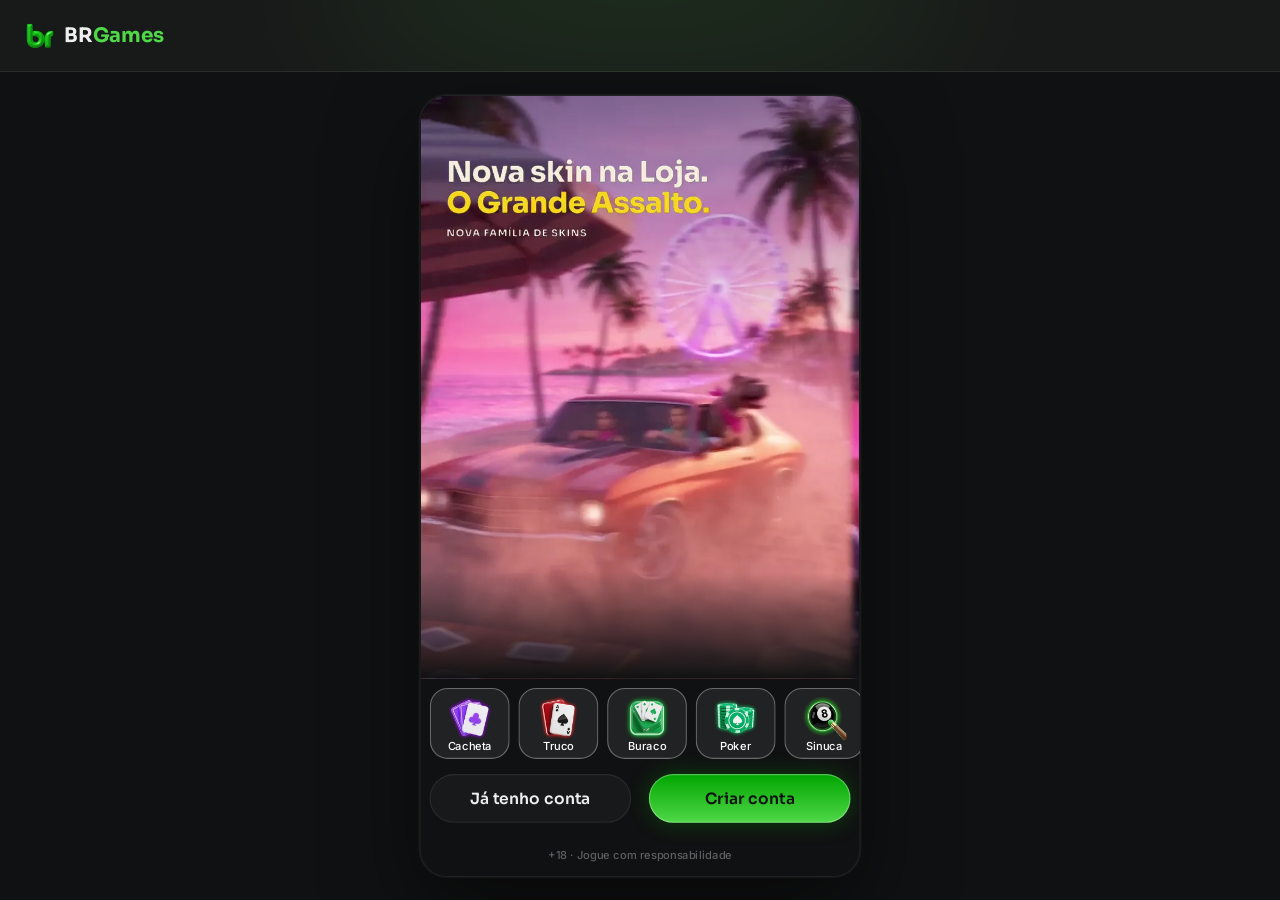
<file: index.html>
<!doctype html>
<html lang="pt-BR">
<head>
<meta charset="utf-8">
<meta name="viewport" content="width=device-width, initial-scale=1, viewport-fit=cover, user-scalable=no">
<meta name="robots" content="noindex, nofollow">
<meta name="theme-color" content="#141e2a">
<meta name="mobile-web-app-capable" content="yes">
<meta name="apple-mobile-web-app-capable" content="yes">
<meta name="apple-mobile-web-app-status-bar-style" content="black-translucent">
<title>BR Games · protótipo</title>
<link rel="icon" href="assets/ui/logo_icon.webp">
<link rel="preconnect" href="https://fonts.googleapis.com">
<link rel="preconnect" href="https://fonts.gstatic.com" crossorigin>
<link rel="stylesheet" href="https://fonts.googleapis.com/css2?family=Inter:wght@400;500;600;700&family=Sora:wght@600;700;800&display=swap">
<link rel="stylesheet" href="css/tokens.css?v=brgames-11261813">
<link rel="stylesheet" href="css/ui.css?v=brgames-11261813">
<link rel="stylesheet" href="css/screens.css?v=brgames-11261813">
<link rel="stylesheet" href="css/game.css?v=brgames-11261813">
<link rel="stylesheet" href="css/desk.css?v=brgames-11261813">
<link rel="stylesheet" href="css/missoes.css?v=brgames-11261813">
</head>
<body>
<svg width="0" height="0" style="position:absolute" aria-hidden="true">
  <defs><clipPath id="hexclip" clipPathUnits="objectBoundingBox"><path id="hexpath" d=""/></clipPath></defs>
  <symbol id="s-E" viewBox="0 0 16 20"><path d="M8 0C5 4 0 7.5 0 11.5C0 14 2 16 4.5 16C5.7 16 6.8 15.5 7.5 14.7C7.3 16.6 6.5 18.3 5 20H11C9.5 18.3 8.7 16.6 8.5 14.7C9.2 15.5 10.3 16 11.5 16C14 16 16 14 16 11.5C16 7.5 11 4 8 0Z"/></symbol>
  <symbol id="s-C" viewBox="0 0 20 18.4"><path d="M10 18.35L8.55 17.03C3.4 12.36 0 9.28 0 5.5C0 2.420 2.42 0 5.5 0C7.24 0 8.91 0.81 10 2.09C11.09 0.81 12.76 0 14.5 0C17.58 0 20 2.42 20 5.5C20 9.28 16.6 12.36 11.45 17.04L10 18.35Z"/></symbol>
  <symbol id="s-O" viewBox="0 0 15 20"><path d="M7.5 0L15 10L7.5 20L0 10L7.5 0Z"/></symbol>
  <symbol id="s-P" viewBox="0 0 18 18.5"><path d="M9 0C11.3 0 13.2 1.9 13.2 4.2C13.2 5 13 5.7 12.6 6.3C13 6.2 13.4 6.1 13.8 6.1C16.1 6.1 18 8 18 10.3C18 12.6 16.1 14.5 13.8 14.5C12.5 14.5 11.3 13.9 10.5 12.9C10.7 14.9 11.6 16.8 13.1 18.5H4.9C6.4 16.8 7.3 14.9 7.5 12.9C6.7 13.9 5.5 14.5 4.2 14.5C1.9 14.5 0 12.6 0 10.3C0 8 1.9 6.1 4.2 6.1C4.6 6.1 5 6.2 5.4 6.3C5 5.7 4.8 5 4.8 4.2C4.8 1.9 6.7 0 9 0Z"/></symbol>
  <symbol id="i-copy" viewBox="0 0 448 512"><path d="M208 0H332.1c12.7 0 24.9 5.1 33.9 14.1l67.9 67.9c9 9 14.1 21.2 14.1 33.9V336c0 26.5-21.5 48-48 48H208c-26.5 0-48-21.5-48-48V48c0-26.5 21.5-48 48-48zM48 128h80v64H64V448H256V416h64v48c0 26.5-21.5 48-48 48H48c-26.5 0-48-21.5-48-48V176c0-26.5 21.5-48 48-48z"/></symbol>
  <symbol id="i-share" viewBox="0 0 448 512"><path d="M352 224c53 0 96-43 96-96s-43-96-96-96s-96 43-96 96c0 4 .2 8 .7 11.9l-94.1 47C145.4 170.2 121.9 160 96 160c-53 0-96 43-96 96s43 96 96 96c25.9 0 49.4-10.2 66.6-26.9l94.1 47c-.5 3.9-.7 7.8-.7 11.9c0 53 43 96 96 96s96-43 96-96s-43-96-96-96c-25.9 0-49.4 10.2-66.6 26.9l-94.1-47c.5-3.9 .7-7.8 .7-11.9s-.2-8-.7-11.9l94.1-47C302.6 213.8 326.1 224 352 224z"/></symbol>
  <symbol id="i-wa" viewBox="0 0 448 512"><path d="M380.9 97.1C339 55.1 283.2 32 223.9 32c-122.4 0-222 99.6-222 222 0 39.1 10.2 77.3 29.6 111L0 480l117.7-30.9c32.4 17.7 68.9 27 106.1 27h.1c122.3 0 224.1-99.6 224.1-222 0-59.3-25.2-115-67.1-157zm-157 341.6c-33.2 0-65.7-8.9-94-25.7l-6.7-4-69.8 18.3L72 359.2l-4.4-7c-18.5-29.4-28.2-63.3-28.2-98.2 0-101.7 82.8-184.5 184.6-184.5 49.3 0 95.6 19.2 130.4 54.1 34.8 34.9 56.2 81.2 56.1 130.5 0 101.8-84.9 184.6-186.6 184.6zm101.2-138.2c-5.5-2.8-32.8-16.2-37.9-18-5.1-1.9-8.8-2.8-12.5 2.8-3.7 5.6-14.3 18-17.6 21.8-3.2 3.7-6.5 4.2-12 1.4-32.6-16.3-54-29.1-75.5-66-5.7-9.8 5.7-9.1 16.3-30.3 1.8-3.7.9-6.9-.5-9.7-1.4-2.8-12.5-30.1-17.1-41.2-4.5-10.8-9.1-9.3-12.5-9.5-3.2-.2-6.9-.2-10.6-.2-3.7 0-9.7 1.4-14.8 6.9-5.1 5.6-19.4 19-19.4 46.3 0 27.3 19.9 53.7 22.6 57.4 2.8 3.7 39.1 59.7 94.8 83.8 35.2 15.2 49 16.5 66.6 13.9 10.7-1.6 32.8-13.4 37.4-26.4 4.6-13 4.6-24.1 3.2-26.4-1.3-2.5-5-3.9-10.5-6.6z"/></symbol>
  <symbol id="i-pen" viewBox="0 0 512 512"><path d="M362.7 19.3L314.3 67.7 444.3 197.7l48.4-48.4c25-25 25-65.5 0-90.5L453.3 19.3c-25-25-65.5-25-90.5 0zm-71 71L58.6 323.5c-10.4 10.4-18 23.3-22.2 37.4L1 481.2C-1.5 489.7 .8 498.8 7 505s15.3 8.5 23.7 6.1l120.3-35.4c14.1-4.2 27-11.8 37.4-22.2L421.7 220.3 291.7 90.3z"/></symbol>
  <symbol id="i-plus" viewBox="0 0 448 512"><path d="M256 80c0-17.7-14.3-32-32-32s-32 14.3-32 32v144H48c-17.7 0-32 14.3-32 32s14.3 32 32 32h144v144c0 17.7 14.3 32 32 32s32-14.3 32-32V288h144c17.7 0 32-14.3 32-32s-14.3-32-32-32H256V80z"/></symbol>
  <symbol id="i-chev-l" viewBox="0 0 320 512"><path d="M9.4 233.4c-12.5 12.5-12.5 32.8 0 45.3l192 192c12.5 12.5 32.8 12.5 45.3 0s12.5-32.8 0-45.3L77.3 256 246.6 86.6c12.5-12.5 12.5-32.8 0-45.3s-32.8-12.5-45.3 0l-192 192z"/></symbol>
  <symbol id="i-chev-r" viewBox="0 0 320 512"><path d="M310.6 233.4c12.5 12.5 12.5 32.8 0 45.3l-192 192c-12.5 12.5-32.8 12.5-45.3 0s-12.5-32.8 0-45.3L242.7 256 73.4 86.6c-12.5-12.5-12.5-32.8 0-45.3s32.8-12.5 45.3 0l192 192z"/></symbol>
  <symbol id="i-chev-l-light" viewBox="0 0 320 512"><path d="M20.7 267.3c-6.2-6.2-6.2-16.4 0-22.6l192-192c6.2-6.2 16.4-6.2 22.6 0s6.2 16.4 0 22.6L54.6 256 235.3 436.7c6.2 6.2 6.2 16.4 0 22.6s-16.4 6.2-22.6 0l-192-192z"/></symbol>
  <symbol id="i-chev-r-light" viewBox="0 0 320 512"><path d="M299.3 244.7c6.2 6.2 6.2 16.4 0 22.6l-192 192c-6.2 6.2-16.4 6.2-22.6 0s-6.2-16.4 0-22.6L265.4 256 84.7 75.3c-6.2-6.2-6.2-16.4 0-22.6s16.4-6.2 22.6 0l192 192z"/></symbol>
  <symbol id="i-x" viewBox="0 0 384 512"><path d="M324.5 411.1c6.2 6.2 16.4 6.2 22.6 0s6.2-16.4 0-22.6L214.6 256 347.1 123.5c6.2-6.2 6.2-16.4 0-22.6s-16.4-6.2-22.6 0L192 233.4 59.5 100.9c-6.2-6.2-16.4-6.2-22.6 0s-6.2 16.4 0 22.6L169.4 256 36.9 388.5c-6.2 6.2-6.2 16.4 0 22.6s16.4 6.2 22.6 0L192 278.6 324.5 411.1z"/></symbol>
  <symbol id="i-search" viewBox="0 0 512 512"><path d="M384 208A176 176 0 1 0 32 208a176 176 0 1 0 352 0zM343.3 366C307 397.2 259.7 416 208 416C93.1 416 0 322.9 0 208S93.1 0 208 0S416 93.1 416 208c0 51.7-18.8 99-50 135.3L507.3 484.7c6.2 6.2 6.2 16.4 0 22.6s-16.4 6.2-22.6 0L343.3 366z"/></symbol>
  <symbol id="i-check" viewBox="0 0 512 512"><path d="M256 512A256 256 0 1 0 256 0a256 256 0 1 0 0 512zM369 209L241 337c-9.4 9.4-24.6 9.4-33.9 0l-64-64c-9.4-9.4-9.4-24.6 0-33.9s24.6-9.4 33.9 0l47 47L335 175c9.4-9.4 24.6-9.4 33.9 0s9.4 24.6 0 33.9z"/></symbol>
  <symbol id="i-eye" viewBox="0 0 576 512"><path d="M288 32c-80.8 0-145.5 36.8-192.6 80.6C48.6 156 17.3 208 2.5 243.7c-3.3 7.9-3.3 16.7 0 24.6C17.3 304 48.6 356 95.4 399.4C142.5 443.2 207.2 480 288 480s145.5-36.8 192.6-80.6c46.8-43.5 78.1-95.4 93-131.1c3.3-7.9 3.3-16.7 0-24.6c-14.9-35.7-46.2-87.7-93-131.1C433.5 68.8 368.8 32 288 32zM144 256a144 144 0 1 1 288 0 144 144 0 1 1 -288 0zm144-64c0 35.3-28.7 64-64 64c-7.1 0-13.9-1.2-20.3-3.3c-5.5-1.8-11.9 1.6-11.7 7.4c.3 6.9 1.3 13.8 3.2 20.7c13.7 51.2 66.4 81.6 117.6 67.9s81.6-66.4 67.9-117.6c-11.1-41.5-47.8-69.4-88.6-71.1c-5.8-.2-9.2 6.1-7.4 11.7c2.1 6.4 3.3 13.2 3.3 20.3z"/></symbol>
  <symbol id="i-send" viewBox="0 0 512 512"><path d="M498.1 5.6c10.1 7 15.4 19.1 13.5 31.2l-64 416c-1.5 9.7-7.4 18.2-16 23s-18.9 5.4-28 1.6L284 427.7l-68.5 74.1c-8.9 9.7-22.9 12.9-35.2 8.1S160 493.2 160 480V396.4c0-4 1.5-7.8 4.2-10.7L331.8 202.8c5.8-6.3 5.6-16-.4-22s-15.7-6.4-22-.7L106 360.8 17.7 316.6C7.1 311.3 .3 300.7 0 288.9s5.9-22.8 16.1-28.7l448-256c10.7-6.1 23.9-5.5 34 1.4z"/></symbol>
  <symbol id="i-star" viewBox="0 0 576 512"><path d="M316.9 18C311.6 7 300.4 0 288.1 0s-23.4 7-28.8 18L195 150.3 51.4 171.5c-12 1.8-22 10.2-25.7 21.7s-.7 24.2 7.9 32.7L137.8 329 113.2 474.7c-2 12 3 24.2 12.9 31.3s23 8 33.8 2.3l128.3-68.5 128.3 68.5c10.8 5.7 23.9 4.9 33.8-2.3s14.9-19.3 12.9-31.3L438.5 329 542.7 225.9c8.6-8.5 11.7-21.2 7.9-32.7s-13.7-19.9-25.7-21.7L381.2 150.3 316.9 18z"/></symbol>
  <symbol id="i-star-o" viewBox="0 0 576 512"><path d="M287.9 0c9.2 0 17.6 5.2 21.6 13.5l68.6 141.3 153.2 22.6c9 1.3 16.5 7.6 19.3 16.3s.5 18.1-5.9 24.5L433.6 328.4l26.2 155.6c1.5 9-2.2 18.1-9.7 23.5s-17.3 6-25.3 1.7l-137-73.2L151 509.1c-8.1 4.3-17.9 3.7-25.3-1.7s-11.2-14.5-9.7-23.5l26.2-155.6L31.1 218.2c-6.5-6.4-8.7-15.9-5.9-24.5s10.3-14.9 19.3-16.3l153.2-22.6L266.3 13.5C270.4 5.2 278.7 0 287.9 0zm0 79L235.4 187.2c-3.5 7.1-10.2 12.1-18.1 13.3L99 217.9 184.9 303c5.5 5.5 8.1 13.3 6.8 21L171.4 443.7l105.2-56.2c7.1-3.8 15.6-3.7 22.6 0l105.2 56.2L384.2 324.1c-1.3-7.7 1.2-15.5 6.8-21l85.9-85.1L358.6 200.5c-7.8-1.2-14.6-6.1-18.1-13.3L287.9 79z"/></symbol>
</svg>

<!-- desktop (js/desk.js): header largo, menu e chat ao vivo em volta da coluna 9:16 -->
<header class="dkh" id="dkh"></header>
<aside class="dkl" id="dkl" aria-label="Menu"></aside>
<aside class="dkr" id="dkr" aria-label="Chat ao vivo"></aside>

<div class="stage-wrap"><div class="phone" id="phone">
  <div class="status" aria-hidden="true"><span>9:41</span><span class="island"></span>
    <span class="icons"><svg width="18" height="12" viewBox="0 0 18 12" fill="#fff"><rect x="0" y="8" width="3" height="4" rx="1"/><rect x="5" y="5.5" width="3" height="6.5" rx="1"/><rect x="10" y="3" width="3" height="9" rx="1"/><rect x="15" y="0" width="3" height="12" rx="1"/></svg><svg width="16" height="12" viewBox="0 0 16 12" fill="#fff"><path d="M8 2.2c2.3 0 4.4.9 6 2.4l1.1-1.1A10 10 0 0 0 8 .6 10 10 0 0 0 .9 3.5L2 4.6a8.4 8.4 0 0 1 6-2.4zm0 3.3c1.4 0 2.7.5 3.7 1.4l1.1-1.1A7 7 0 0 0 8 3.9a7 7 0 0 0-4.8 1.9l1.1 1.1c1-.9 2.3-1.4 3.7-1.4zm0 3.3c.6 0 1.1.2 1.5.6L8 11 6.5 9.4c.4-.4.9-.6 1.5-.6z"/></svg><svg width="27" height="13" viewBox="0 0 27 13" fill="none"><rect x=".5" y=".5" width="23" height="12" rx="3.5" stroke="#fff" opacity=".4"/><rect x="2" y="2" width="20" height="9" rx="2" fill="#fff"/><rect x="25" y="4.5" width="1.6" height="4" rx=".8" fill="#fff" opacity=".4"/></svg></span>
  </div>
  <div class="app" id="app">
    <!-- telas do app (renderizadas pelo js/screens.js) -->
    <section class="scr" id="view"></section>

    <!-- tela de jogo: os motores (js/games.js) desenham dentro dela -->
    <section class="scr game-scr" id="scr-game" hidden>
      <header class="hud" id="hud"></header>
      <div class="jogo" id="jogo"><div class="board" id="board"></div></div>
      <nav class="mnav" id="mnav">
        <button data-g="voltar"><span class="back"><svg><use href="#i-chev-l-light"/></svg></span><span>Voltar</span></button>
        <button data-g="chat"><img class="ic" src="assets/icons/chat.webp" alt=""><span>Chat</span></button>
        <button data-g="mesa"><img class="ic" src="assets/icons/friends.webp" alt=""><span>Mesa</span></button>
        <button data-g="voz"><img class="ic" id="micIco" src="assets/icons/microphone-off.webp" alt=""><span>Voz</span></button>
        <button data-g="ajustes"><img class="ic" src="assets/icons/gear.webp" alt=""><span>Ajustes</span></button>
      </nav>
    </section>

    <div class="toast" id="toast"><span class="hint-pill" id="toastTxt"></span></div>
    <div id="sheet"></div>
    <div id="overlay"></div>
  </div>
</div></div>

<script src="js/core.js?v=brgames-11261813"></script>
<script src="js/ui.js?v=brgames-11261813"></script>
<script src="js/screens.js?v=brgames-11261813"></script>
<script src="js/loja.js?v=brgames-11261813"></script>
<script src="js/social.js?v=brgames-11261813"></script>
<script src="js/torneios.js?v=brgames-11261813"></script>
<script src="js/sala.js?v=brgames-11261813"></script>
<script src="js/missoes.js?v=brgames-11261813"></script>
<script src="js/games.js?v=brgames-11261813"></script>
<script src="js/sinuca.js?v=brgames-11261813"></script>
<script src="js/desk.js?v=brgames-11261813"></script>
<script src="js/boot.js?v=brgames-11261813"></script>
</body>
</html>
</file>
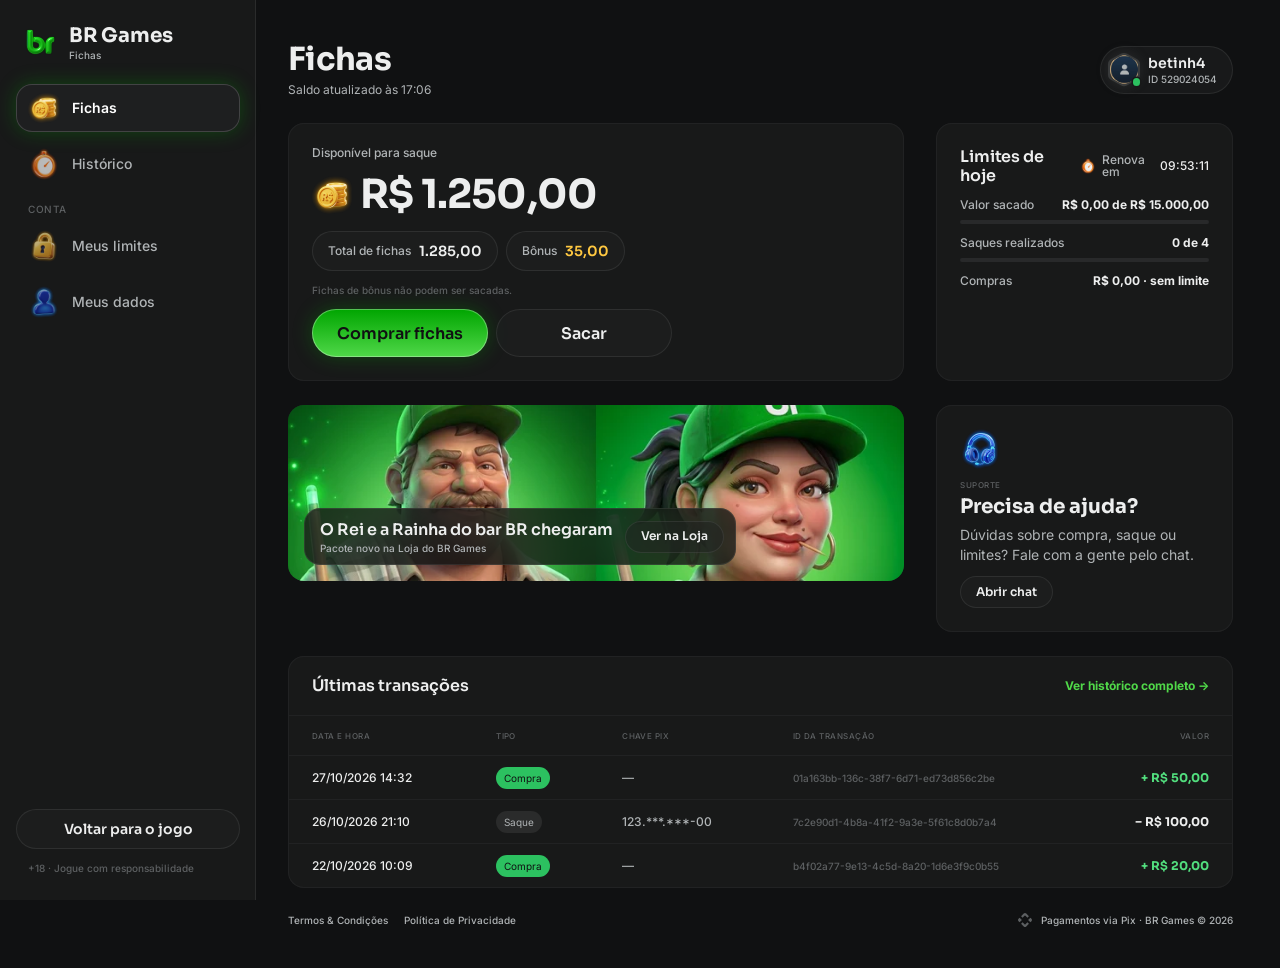
<file: fichas/index.html>
<!doctype html>
<html lang="pt-BR">
<head>
<meta charset="utf-8">
<meta name="viewport" content="width=device-width, initial-scale=1, viewport-fit=cover">
<meta name="robots" content="noindex, nofollow">
<meta name="theme-color" content="#101112">
<title>Fichas · BR Games</title>
<link rel="icon" href="../assets/ui/logo_icon.webp">
<link rel="preconnect" href="https://fonts.googleapis.com">
<link rel="preconnect" href="https://fonts.gstatic.com" crossorigin>
<link rel="stylesheet" href="https://fonts.googleapis.com/css2?family=Inter:wght@400;500;600;700&family=Sora:wght@600;700;800&display=swap">
<link rel="stylesheet" href="../css/tokens.css?v=20261119a">
<link rel="stylesheet" href="../css/ui.css?v=20261119a">
<link rel="stylesheet" href="fichas.css?v=20261119a">
</head>
<body>
<svg width="0" height="0" style="position:absolute" aria-hidden="true">
  <defs><clipPath id="hexclip" clipPathUnits="objectBoundingBox"><path id="hexpath" d=""/></clipPath></defs>
  <symbol id="i-chev-l-light" viewBox="0 0 320 512"><path d="M20.7 267.3c-6.2-6.2-6.2-16.4 0-22.6l192-192c6.2-6.2 16.4-6.2 22.6 0s6.2 16.4 0 22.6L54.6 256 235.3 436.7c6.2 6.2 6.2 16.4 0 22.6s-16.4 6.2-22.6 0l-192-192z"/></symbol>
  <symbol id="i-x" viewBox="0 0 384 512"><path d="M324.5 411.1c6.2 6.2 16.4 6.2 22.6 0s6.2-16.4 0-22.6L214.6 256 347.1 123.5c6.2-6.2 6.2-16.4 0-22.6s-16.4-6.2-22.6 0L192 233.4 59.5 100.9c-6.2-6.2-16.4-6.2-22.6 0s-6.2 16.4 0 22.6L169.4 256 36.9 388.5c-6.2 6.2-6.2 16.4 0 22.6s16.4 6.2 22.6 0L192 278.6 324.5 411.1z"/></symbol>
  <symbol id="i-check" viewBox="0 0 448 512"><path d="M438.6 105.4c12.5 12.5 12.5 32.8 0 45.3l-256 256c-12.5 12.5-32.8 12.5-45.3 0l-128-128c-12.5-12.5-12.5-32.8 0-45.3s32.8-12.5 45.3 0L160 338.7 393.4 105.4c12.5-12.5 32.8-12.5 45.3 0z"/></symbol>
  <symbol id="i-copy" viewBox="0 0 448 512"><path d="M208 0H332.1c12.7 0 24.9 5.1 33.9 14.1l67.9 67.9c9 9 14.1 21.2 14.1 33.9V336c0 26.5-21.5 48-48 48H208c-26.5 0-48-21.5-48-48V48c0-26.5 21.5-48 48-48zM48 128h80v64H64V448H256V416h64v48c0 26.5-21.5 48-48 48H48c-26.5 0-48-21.5-48-48V176c0-26.5 21.5-48 48-48z"/></symbol>
  <symbol id="i-pix" viewBox="0 0 24 24"><path d="M6.1 6.3 10.1 2.3a2.7 2.7 0 0 1 3.8 0l4 4-2.3 2.3-2.9-2.9a1 1 0 0 0-1.4 0L8.4 8.6 6.1 6.3zm11.8 11.4-4 4a2.7 2.7 0 0 1-3.8 0l-4-4 2.3-2.3 2.9 2.9a1 1 0 0 0 1.4 0l2.9-2.9 2.3 2.3zM2.3 10.1l1.6-1.6L7.4 12l-3.5 3.5-1.6-1.6a2.7 2.7 0 0 1 0-3.8zm19.4 0a2.7 2.7 0 0 1 0 3.8l-1.6 1.6-3.5-3.5 3.5-3.5 1.6 1.6z"/></symbol>
</svg>

<div class="fx">
  <aside class="side" id="side" aria-label="Menu"></aside>
  <div class="main">
    <header class="mtop" id="mtop"></header>
    <main class="page" id="page"></main>
    <footer class="foot" id="foot"></footer>
  </div>
</div>
<div class="veil" id="veil" hidden><section class="drawer" id="drawer" role="dialog" aria-modal="true"></section></div>
<div class="toast" id="toast"><span class="hint-pill" id="toastTxt"></span></div>

<script src="fichas.js?v=20261119a"></script>
</body>
</html>
</file>
<file: css/tokens.css>
/* BR Games · tokens do DS EstrelaGames (Rjx31bgpOt4m1U8DVKyWtd · modo BR Games), valores resolvidos 1:1 */
:root{
  color-scheme: dark;
  /* background */
  --bg-default:#101112; --bg-subtle:#181919; --bg-strong:#212223; --bg-raised:#28292a; --bg-inset:#010101; --bg-highlight:#ffffff14; --bg-chrome:#181919; --bg-divider:#28292a; --bg-band:#00000052;
  --bga-default-50:#10111280; --bga-default-75:#101112bf; --bga-subtle-50:#18191980; --bga-subtle-75:#181919bf;
  --bga-strong-25:#21222340; --bga-strong-50:#21222380; --bga-strong-75:#212223bf;
  --bga-secondary-16:#50d84929; --bga-secondary-32:#50d84952; --bga-accent-12:#ffc8411f;
  /* border */
  --border-muted:#ffffff14; --border-default:#212223; --border-strong:#383a3b; --border-focus:#00a500;
  --border-hl-top:#ffffff29; --border-gold-top:#b3f6ade5; --border-gold-bottom:#00a5005c;
  /* text */
  --text-default:#edeeee; --text-muted:#b0b4b6; --text-link:#50d849; --text-subtle:#5d6062; --text-disabled:#454849;
  --text-brand:#50d849; --text-success:#52de7e; --text-error:#ff6b6e; --text-prize:#ffc841;
  --text-on-color:#ffffff; --text-on-color-muted:#ffffffd9; --text-on-color-subtle:#ffffffb2; --text-on-light:#101112;
  /* system */
  --sys-info:#00b201; --sys-success:#2cc160; --sys-success-strong:#8cf0a9; --sys-warning:#ffbe2e; --sys-error:#ef4452;
  --sysa-success-25:#2cc16040; --sysa-error-25:#ef445240; --sysa-info-25:#3b74f540;
  --notification-error:#ef4452;
  /* effects */
  --hl-subtle:#ffffff29; --hl:#ffffff52; --hl-strong:#ffffff7a;
  --shadow-faint:#0000001f; --shadow-subtle:#0000003d; --shadow:#00000066; --shadow-strong:#00000080;
  --glow-info:#00a50052; --glow-accent:#ffbe2e52; --glow-success:#52de7ea3; --glow-gold:#50d84952; --glow-blue:#50d849; --glow-red:#ff6b6e;
  /* surfaces */
  --surface-card-top:#181919; --surface-card-bottom:#101112; --surface-elevated-top:#28292a; --surface-elevated-bottom:#181919;
  /* buttons */
  --btn-primary-top:#00a500; --btn-primary-bg:#297e25; --btn-secondary-border:#00b201;
  --btn-disabled-top:#28292a; --btn-disabled-bg:#28292a; --btn-disabled-text:#454849;
  /* tabs */
  --tab-default-text:#b0b4b6; --tab-container:#212223; --input-border:#212223;
  --tab-padrao:#00a500; --tab-padrao-tint:#00a5003d; --tab-rosa:#e93d82; --tab-rosa-tint:#e93d823d;
  /* games */
  --game-truco:#e5484d; --game-paulista:#3b74f5; --game-cacheta:#8752f2; --game-tranca:#2cc160; --game-buraco:#1f9a4a;
  --game-poker:#0fa968; --game-sinuca:#2fa35a; --game-todos:#00b201; --game-domino:#14b8a6; --game-dama:#f76b15; --game-xadrez:#5b6cff;
  --game-paulista-tint:#3b74f53d; --game-truco-tint:#e5484d3d; --game-cacheta-tint:#8752f23d; --game-buraco-tint:#1f9a4a3d; --game-poker-tint:#0fa9683d; --game-sinuca-tint:#2fa35a3d;
  /* crew */
  --crew-engenheiro:#4fb3ff; --crew-comandante:#f5c542; --crew-piloto:#ff5a36; --crew-navegador:#e86bff; --crew-explorador:#4dffb8;
  --crew-bar:#ff9f43; --crew-reis:#34d399; --crew-nobru:#3d8bff; --crew-inhui:#ff4fb0;
  /* famílias da página Skins (mesma cor da chamada do Truco) */
  --crew-laje:#ff7f50; --crew-portaria:#3ddc84; --crew-live:#b45cff; --crew-feira:#ffa62b; --crew-navalha:#ff4fb0; --crew-varzea:#5be37d; --crew-oficina:#3db8ff; --crew-posto:#ff3b4a; --crew-fliper:#a45cff; --crew-grau:#4fa3ff; --crew-palpite:#f2b233; --crew-assalto:#ff4fa3;
  /* stake / table */
  --stake-padrao-top:#215a1e; --stake-padrao-bottom:#182b16; --stake-iniciante-top:#1f9a4a; --stake-iniciante-bottom:#1f502c;
  --table-card-top:#1f5a4a; --table-card-bottom:#0f2e2a; --table-stake:#ffc841;
  --plus-bg:#52de7e; --plus-icon:#101112;
  --btn-success-top:#52de7e; --btn-success-bg:#1f9a4a; /* DS button-glass ☰ Type=Success (Comprar) */
  /* cards */
  --card-face:#ffffff; --card-border:#9ea2a4; --suit-red:#c72c3d; --suit-black:#141922; --back-top:#256b22; --back-bottom:#163c14;
  /* seat timer */
  --seat-timer-track:#ffffff1f; --seat-timer:#00b201;
  /* type */
  --f-display:"Sora", "Inter", system-ui, sans-serif;
  --f-ui:"Inter", system-ui, -apple-system, sans-serif;
  --f-call:"Industry", "Sora", sans-serif;
  /* marca · BR Games (sobrescreve) */
  --back-top:#163c14; --back-bottom:#121b12; --btn-primary-text:#101112; --btn-primary-bg:#50d849; --crew-nobru:#00B201; --crew-inhui:#00B201; --crew-rainhabr:#50D849;
}
/* estilos de texto do DS */
.t-d3xl{font:700 64px/1.2 var(--f-display);letter-spacing:-.02em}
.t-d2xl{font:700 48px/1.2 var(--f-display);letter-spacing:-.02em}
.t-dxl{font:700 40px/1.2 var(--f-display);letter-spacing:-.02em}
.t-dl{font:700 32px/1.2 var(--f-display);letter-spacing:-.02em}
.t-dm{font:700 24px/1.2 var(--f-display);letter-spacing:-.01em}
.t-ds{font:700 20px/1.2 var(--f-display);letter-spacing:-.01em}
.t-dxs{font:600 16px/1.2 var(--f-display)}
.t-d2xs{font:600 14px/1.2 var(--f-display)}
.t-d3xs{font:600 12px/1.2 var(--f-display)}
.t-hm{font:700 20px/1.2 var(--f-ui)}
.t-ll{font:500 16px/1 var(--f-ui)} .t-lm{font:500 14px/1 var(--f-ui)} .t-ls{font:500 12px/1 var(--f-ui)} .t-lxs{font:500 10px/1 var(--f-ui)} .t-l2xs{font:500 8px/1 var(--f-ui)}
.t-link{font:700 12px/1.5 var(--f-ui)}
.t-p2xl{font:400 20px/1.5 var(--f-ui)} .t-pm{font:400 14px/1.5 var(--f-ui)} .t-ps{font:400 12px/1.5 var(--f-ui)}
</file>
<file: css/ui.css>
/* EstrelaGames · base + componentes do DS (Apple Gamer Style · Glass). Medidas 1:1 com o Figma (frame 375). */
*{box-sizing:border-box}
html,body{height:100%;margin:0}
body{background:#05080c;color:var(--text-default);font-family:var(--f-ui);-webkit-font-smoothing:antialiased;overflow:hidden;-webkit-text-size-adjust:100%}
button{font:inherit;color:inherit;border:0;background:none;padding:0;margin:0;cursor:pointer;-webkit-tap-highlight-color:transparent;text-align:inherit}
button:focus-visible,[role="button"]:focus-visible{outline:2px solid var(--border-focus);outline-offset:2px}
/* cards clicáveis são div[role=button]: o WebKit (iPhone) não estica os filhos de um <button> com flex */
[role="button"]{cursor:pointer;-webkit-tap-highlight-color:transparent;-webkit-user-select:none;user-select:none;outline:0}
input{font:inherit;color:inherit;border:0;background:none;outline:0;padding:0;margin:0;min-width:0}
img,video{display:block;max-width:100%;user-select:none;-webkit-user-drag:none}
video::-webkit-media-controls,video::-webkit-media-controls-start-playback-button,video::-webkit-media-controls-overlay-play-button{display:none!important;-webkit-appearance:none} /* sem botão de play: os vídeos são fundo */
svg{display:block}
[hidden]{display:none!important}
.ic{flex:none;object-fit:contain;pointer-events:none}

/* ---------- aparelho ---------- */
.stage-wrap{position:fixed;inset:0;display:flex;align-items:center;justify-content:center}
.phone{position:relative;width:375px;height:812px;background:var(--bg-subtle);overflow:hidden;border-radius:48px;box-shadow:0 0 0 10px #0c1016,0 0 0 11px #2a3340,0 40px 80px rgba(0,0,0,.6);transform-origin:center;display:flex;flex-direction:column}
.status{position:relative;flex:none;height:44px;display:flex;align-items:center;justify-content:space-between;padding:0 26px 0 32px;font:600 15px/1 var(--f-ui);background:var(--bg-subtle);z-index:60;pointer-events:none}
.status .island{position:absolute;left:50%;top:10px;width:118px;height:32px;margin-left:-59px;border-radius:20px;background:#000}
.status .icons{display:flex;gap:6px;align-items:center}
.app{position:relative;flex:1;min-height:0;overflow:hidden}
@media (max-width:520px){
  .phone{width:100vw;height:100vh;height:100dvh;border-radius:0;box-shadow:none;transform:none!important}
  .status{display:none}
  .app{padding-top:env(safe-area-inset-top,0px)}
}
.scr{position:absolute;inset:0;display:flex;flex-direction:column;background:var(--bg-subtle);overflow:hidden}
.app>.scr{top:env(safe-area-inset-top,0px)}
@media (min-width:521px){.app>.scr{top:0}}
.scroll{flex:1;min-height:0;overflow-y:auto;overflow-x:hidden;-webkit-overflow-scrolling:touch;scrollbar-width:none;overscroll-behavior:contain}
.scroll::-webkit-scrollbar,.hscroll::-webkit-scrollbar{display:none}
/* linha com rolagem lateral: sem clip, sangra até a borda da tela (regra Oct 26) */
.hscroll{display:flex;overflow-x:auto;overflow-y:visible;scrollbar-width:none;margin:0 -8px;padding:0 8px;scroll-padding:0 8px;-webkit-overflow-scrolling:touch}

/* ---------- ícones 3D ---------- */
.i16{width:16px;height:16px}.i20{width:20px;height:20px}.i24{width:24px;height:24px}.i28{width:28px;height:28px}.i32{width:32px;height:32px}.i36{width:36px;height:36px}.i40{width:40px;height:40px}.i48{width:48px;height:48px}

/* ---------- header-game (Mobile · Glass) ---------- */
.hdr{position:relative;flex:none;height:64px;display:flex;align-items:center;gap:4px;padding:8px 12px;background:var(--bg-subtle);overflow:hidden;z-index:20}
.hdr::before{content:"";position:absolute;left:48px;top:-70px;width:280px;height:140px;border-radius:50%;background:var(--glow-blue);filter:blur(60px);opacity:.15;pointer-events:none}
.hdr .side{position:relative;flex:1;min-width:0;display:flex;align-items:center;gap:4px}
.hdr .logo{width:24px;height:36px;display:grid;place-items:center;flex:none}
.hdr .logo img{width:25px;height:24px}
.cpill{flex:1;min-width:0;height:34px;display:flex;align-items:center;gap:2px;padding:4px;border-radius:999px;background:linear-gradient(90deg,#52de7e1a,#21222306),var(--bga-strong-50);box-shadow:inset 0 0 0 1px var(--border-muted);overflow:hidden}
.cpill.bonus{padding:4px 8px 4px 4px;background:linear-gradient(90deg,#21222306,#ffc8411a),var(--bga-strong-50)}
.cpill .ic{width:24px;height:24px}
.cpill .t{flex:1;min-width:0;display:flex;flex-direction:column;gap:2px;text-align:left}
.cpill .t small{font:500 8px/1 var(--f-ui);color:var(--text-muted)}
.cpill .t b{font:700 12px/10px var(--f-ui);color:var(--text-default);white-space:nowrap;overflow:hidden;text-overflow:ellipsis}
.cpill.bonus .t b{color:var(--text-prize)}
.cpill .plus{width:20px;height:20px;border-radius:10px;background:var(--plus-bg);display:grid;place-items:center;flex:none}
.cpill .plus svg{width:12px;height:12px;fill:var(--plus-icon)}
/* saldo com seta: abre o dropdown (DS header-game ◉ Expanded) */
.cpill .chev{width:20px;height:20px;display:grid;place-items:center;flex:none}
.cpill .chev svg{width:10px;height:10px;fill:var(--text-muted);transform:rotate(90deg);transition:transform .2s}
.cpill.open{box-shadow:inset 0 0 0 1px var(--border-strong)} .cpill.open .chev svg{transform:rotate(-90deg)}
.hdr .hbuy{flex:1;min-width:0}
/* dropdown do saldo (DS balance-panel) · celular: preso embaixo do header */
.baldrop{position:absolute;left:0;right:0;top:64px;bottom:0;z-index:45;background:var(--bga-default-75);animation:fade .15s both}
.balp{display:flex;flex-direction:column;gap:16px;max-height:100%;overflow:auto;padding:16px 16px 24px;background:var(--bg-subtle);border-radius:0 0 24px 24px;box-shadow:inset 0 -1px 0 var(--hl-subtle),0 16px 40px rgba(0,0,0,.4);animation:balIn .22s cubic-bezier(.2,.8,.2,1) both}
@keyframes balIn{from{transform:translateY(-12px);opacity:0}}
.balp .top{display:flex;justify-content:space-between;align-items:center}
.balp .top small{font:500 12px/1.2 var(--f-ui);color:var(--text-muted)}
.balp .tv{display:flex;align-items:center;gap:4px}
.balp .eye,.balp .x{display:grid;place-items:center;width:28px;height:28px}
.balp .eye svg{width:20px;height:20px;fill:var(--text-muted)}
.balp .x svg{width:12px;height:12px;fill:var(--text-muted);transform:rotate(-90deg)}
.balp .rows{display:flex;flex-direction:column;gap:12px}
.balp .kv{display:flex;justify-content:space-between;gap:12px;font:400 14px/1.4 var(--f-ui);color:var(--text-muted)}
.balp .kv b{font-weight:400;color:var(--text-default);font-variant-numeric:tabular-nums;text-align:right}
.balp hr{border:0;height:1px;background:var(--border-muted);margin:0}
.balp .acts{display:flex;gap:12px} .balp .acts .btn{flex:1}
/* Bônus Fidelidade (DS _loyalty-bonus): Resgatar quando tem valor · Juntando com a seta que abre as regras */
.fid{display:flex;flex-direction:column;gap:12px;padding:8px 12px 8px 8px;border-radius:24px;background:var(--bga-strong-50);box-shadow:inset 0 0 0 1px var(--border-muted)}
.fid.ready{flex-direction:row;align-items:center;gap:8px}
.fid .ic{width:28px;height:28px;flex:none}
.fid .t{flex:1;min-width:0;display:flex;flex-direction:column;gap:2px;text-align:left}
.fid .t b{font:400 14px/1.3 var(--f-ui);color:var(--text-default)}
.fid .t small{font:500 10px/1.2 var(--f-ui);color:var(--text-muted)}
.fid .v{font:400 14px/1 var(--f-ui);font-variant-numeric:tabular-nums}
.fid .row{display:flex;align-items:center;gap:8px;width:100%}
.fid .chev{width:20px;height:20px;display:grid;place-items:center;flex:none}
.fid .chev svg{width:10px;height:10px;fill:var(--text-muted);transform:rotate(90deg);transition:transform .2s}
.fid.open{border-radius:16px;padding:8px 12px 12px 8px} .fid.open .chev svg{transform:rotate(-90deg)}
.fid .more{display:flex;flex-direction:column;gap:12px}
.fid .wk{display:flex;flex-direction:column;gap:4px;padding:12px;border-radius:12px;background:var(--bga-default-50);box-shadow:inset 0 0 0 1px var(--border-muted)}
.fid .wk small{font:500 12px/1.2 var(--f-ui);color:var(--text-muted)}
.fid .wk b{font:700 20px/1.2 var(--f-display);color:var(--text-prize);font-variant-numeric:tabular-nums}
.fid p{margin:0;font:400 12px/1.5 var(--f-ui);color:var(--text-muted)}
.fid .kv{font-size:12px}
.hbell{position:relative;width:36px;height:36px;border-radius:18px;background:var(--bga-strong-50);box-shadow:inset 0 0 0 1px var(--border-muted);display:grid;place-items:center;flex:none}
.hbell .ic{width:28px;height:28px}
.hbell i{position:absolute;left:28px;top:0;width:8px;height:8px;border-radius:50%;background:var(--notification-error)}
.hbell i[hidden]{display:none}

/* ---------- header-avatar (hexágono com borda da tripulação) ---------- */
.hav{position:relative;display:inline-block;flex:none;width:var(--w,44px);height:var(--h,48px)}
.hav .gl{position:absolute;left:-4.5%;top:0;width:109%;aspect-ratio:1;border-radius:50%;background:var(--cc);filter:blur(calc(var(--w,44px) * .16));opacity:.45;pointer-events:none}
.hav .hx{position:absolute;inset:0;-webkit-clip-path:url(#hexclip);clip-path:url(#hexclip);background:var(--cc)}
.hav .hx img{position:absolute;inset:2px;width:calc(100% - 4px);height:calc(100% - 4px);object-fit:cover;object-position:center top;-webkit-clip-path:url(#hexclip);clip-path:url(#hexclip);background:var(--bg-raised)}
.hav .on{position:absolute;left:77%;top:75%;width:23%;aspect-ratio:1;border-radius:50%;background:var(--sys-success);box-shadow:0 0 0 1.5px var(--bg-subtle)}
.hav.xs{--w:24px;--h:26px}.hav.s{--w:32px;--h:35px}.hav.m{--w:44px;--h:48px}.hav.l{--w:56px;--h:60px}
.hav.xs .hx img,.hav.s .hx img{inset:1.5px;width:calc(100% - 3px);height:calc(100% - 3px)}
.hav.empty{height:var(--w)}
.hav.empty .av0{position:absolute;inset:4.5%;width:91%;height:91%}
.hav.empty .add{position:absolute;left:63.6%;top:63.6%;width:27.3%;height:27.3%;border-radius:50%;background:var(--plus-bg);box-shadow:0 0 0 1.2px var(--bg-subtle);display:grid;place-items:center}
.hav.empty .add svg{width:58%;height:58%;fill:var(--plus-icon)}

/* ---------- avatar circular (avatar-estrela-games) ---------- */
.av{position:relative;display:inline-block;vertical-align:middle;flex:none;width:var(--s,48px);height:var(--s,48px);border-radius:50%;background:linear-gradient(180deg,var(--surface-elevated-top),var(--surface-elevated-bottom));box-shadow:inset 0 0 0 var(--bw,2px) #ffffff29}
.av img{position:absolute;inset:var(--bw,2px);width:calc(100% - 2*var(--bw,2px));height:calc(100% - 2*var(--bw,2px));border-radius:50%;object-fit:cover;object-position:center top}
.av.s{--s:32px;--bw:1px}.av.m{--s:48px;--bw:2px}.av.l{--s:80px;--bw:3px}.av.xl{--s:120px;--bw:4px}
.av .lvl{position:absolute;left:50%;bottom:-4px;transform:translateX(-50%);padding:1px 6px;border-radius:999px;background:var(--bg-raised);box-shadow:0 0 0 2px var(--bg-default);font:600 12px/14px var(--f-display);white-space:nowrap}
.av.empty .ph{position:absolute;inset:25%;width:50%;height:50%;fill:#ffffff52}
.av .addb{position:absolute;left:63.3%;top:63.3%;width:36.7%;height:36.7%;border-radius:50%;background:var(--plus-bg);display:grid;place-items:center;box-shadow:0 0 0 3px var(--bg-subtle)}
.av .addb svg{width:50%;height:50%;fill:#fff}

/* ---------- navbar-glass ---------- */
.nav{position:absolute;left:16px;right:16px;bottom:calc(12px + env(safe-area-inset-bottom,0px));height:64px;display:flex;align-items:stretch;padding:4px;border-radius:24px;background:var(--bga-strong-75);box-shadow:inset 0 0 0 1px var(--border-muted);-webkit-backdrop-filter:blur(24px);backdrop-filter:blur(24px);z-index:30}
.nav>button{position:relative;flex:1;min-width:0;display:flex;flex-direction:column;align-items:center;justify-content:center;border-radius:20px}
.nav>button .ic{width:32px;height:32px;opacity:.75}
.nav>button>span{font:500 10px/1 var(--f-ui);color:var(--text-subtle);white-space:nowrap}
.nav>button.on{flex:none;width:104px;justify-content:flex-end;gap:2px;padding-bottom:6px;background:var(--bga-secondary-16);box-shadow:inset 0 0 0 1px var(--hl-subtle),0 0 20px var(--glow-info)}
.nav>button.on .ic{position:absolute;left:28px;top:-14px;width:48px;height:48px;opacity:1}
.nav>button.on .lr{width:100%;display:flex;align-items:center;justify-content:space-between;padding:0 8px}
.nav>button.on .lr span{font:500 10px/1 var(--f-ui);color:var(--text-on-color)}
.nav .lr i{width:16px;height:16px;display:grid;place-items:center}
.nav .lr svg{width:10px;height:16px;fill:var(--text-on-color)}

/* ---------- game-block ---------- */
.gb{position:relative;flex:none;width:72px;height:64px;border-radius:16px;display:flex;flex-direction:column;align-items:center;justify-content:center;padding:4px 0;background:var(--tab-container);box-shadow:inset 0 0 0 1px var(--hl);font:500 10px/1 var(--f-ui);color:var(--text-on-color);white-space:nowrap}
.gb .ic{width:40px;height:40px}
.gb.on{justify-content:flex-end;padding:0 0 6px;background:var(--gc);box-shadow:0 4px 12px var(--gs,transparent)}
.gb.on .ic{position:absolute;left:50%;top:-12px;width:60px;height:60px;margin-left:-30px}
.gb .lk{position:absolute;right:4px;top:4px;width:14px;height:14px;opacity:.8}
.gb.on .lk{display:none}
.games-row{gap:8px;padding-top:12px;margin-top:-12px}
.games-row .gb{width:72px}

/* ---------- tabs ---------- */
.tabs{display:flex;gap:2px;height:44px;padding:4px;border-radius:12px;background:var(--bg-raised);box-shadow:inset 0 0 0 1px var(--input-border)}
.tabs>button{position:relative;flex:1;min-width:0;height:34px;border-radius:8px;display:flex;align-items:center;justify-content:center;padding:8px 16px;font:500 12px/1 var(--f-ui);color:var(--tab-default-text);white-space:nowrap}
.tabs>button.on{background:var(--tc-tint);font:700 12px/18px var(--f-ui);color:var(--text-default)}
.tabs>button.on::after{content:"";position:absolute;left:50%;bottom:0;width:24px;height:3px;margin-left:-12px;border-radius:2px;background:var(--tc);box-shadow:0 0 8px var(--tc)}
.tabs>button .lk{font:500 9px/1 var(--f-ui);margin-left:4px;opacity:.7}
.tabs{--tc:var(--tab-padrao);--tc-tint:var(--tab-padrao-tint)}
.tabs.t-azul{--tc:var(--game-paulista);--tc-tint:var(--game-paulista-tint)}
.tabs.t-vermelha{--tc:var(--game-truco);--tc-tint:var(--game-truco-tint)}
.tabs.t-roxa{--tc:var(--game-cacheta);--tc-tint:var(--game-cacheta-tint)}
.tabs.t-verde{--tc:var(--game-buraco);--tc-tint:var(--game-buraco-tint)}
.tabs.t-rosa{--tc:var(--tab-rosa);--tc-tint:var(--tab-rosa-tint)}

/* ---------- button-glass ---------- */
.btn{display:inline-flex;align-items:center;justify-content:center;gap:8px;white-space:nowrap;transition:transform .12s,filter .12s;flex:none}
.btn:active{transform:scale(.97)}
.btn.l{height:48px;padding:0 24px;border-radius:24px;font:600 16px/1.2 var(--f-display)}
.btn.m{height:40px;padding:0 20px;border-radius:20px;font:600 14px/1.2 var(--f-display)}
.btn.s{height:32px;padding:0 16px;border-radius:16px;font:600 12px/1.2 var(--f-display)}
.btn.xl{height:56px;padding:0 24px;border-radius:28px;font:600 16px/1.2 var(--f-display)}
.btn.m44{height:44px;border-radius:22px}
.btn.pri{background:linear-gradient(180deg,var(--btn-primary-top),var(--btn-primary-bg));box-shadow:inset 0 0 0 1px var(--hl),0 0 20px var(--glow-info);color:var(--btn-primary-text)}
.btn.sec{background:var(--bga-strong-50);box-shadow:inset 0 0 0 1px var(--border-muted);color:var(--text-default)}
.btn.ok{background:linear-gradient(180deg,var(--btn-success-top),var(--btn-success-bg));box-shadow:inset 0 0 0 1px var(--hl),0 0 20px var(--glow-success);color:#fff}
.btn:disabled,.btn.dis{background:var(--btn-disabled-bg);box-shadow:none;color:var(--btn-disabled-text);pointer-events:none}
.btn.danger-txt{background:none;box-shadow:none;color:var(--text-error);font:500 14px/1 var(--f-ui)}
.btn.fill{flex:1;min-width:0}
.btn.wide{width:100%}
.btn .ic{width:20px;height:20px}

/* ---------- button-icon ---------- */
.bicon{width:40px;height:40px;border-radius:20px;display:grid;place-items:center;flex:none;background:var(--bga-strong-50);box-shadow:inset 0 0 0 1px var(--border-muted)}
.bicon .ic{width:24px;height:24px}
.bicon.s{width:32px;height:32px;border-radius:16px}.bicon.s .ic{width:20px;height:20px}
.bicon svg{width:14px;height:14px;fill:var(--text-default)}
.bicon.s28{width:28px;height:28px;border-radius:14px}.bicon.s28 svg{width:16px;height:16px}

/* ---------- tag ---------- */
.tag{display:inline-flex;align-items:center;gap:4px;padding:2px 8px;border-radius:999px;font:400 12px/18px var(--f-ui);white-space:nowrap;flex:none}
.tag.neutral{background:#ffffff14;color:var(--text-muted)}
.tag.gold{padding:3px 8px;background:#50d84929;color:#fff;box-shadow:inset 0 0 0 1px #b3f6ad8c}
.tag.success{background:var(--sys-success);color:var(--bg-default)}
.tag.danger{background:var(--sys-error);color:var(--text-default)}
.tag.info{background:var(--sys-info);color:var(--text-default)}
.tag.live{background:var(--sys-error);color:var(--text-default)}
.tag.beginner{background:var(--game-buraco);color:var(--text-default)}

/* ---------- section-title ---------- */
.stitle{display:flex;align-items:center;justify-content:space-between;gap:16px}
.stitle .tx{flex:1;min-width:0;display:flex;flex-direction:column;gap:2px}
.stitle b{font:700 20px/1.2 var(--f-display);letter-spacing:-.01em}
.stitle small{font:500 12px/1 var(--f-ui);color:var(--text-muted)}
.trow{display:flex;align-items:center;justify-content:space-between;gap:8px}
.trow b{font:600 14px/1.2 var(--f-display)}
.trow small{font:500 10px/1 var(--f-ui);color:var(--text-subtle)}

/* ---------- page-top ---------- */
.ptop{flex:none;display:flex;align-items:center;justify-content:space-between;gap:8px;padding:8px;min-height:45px}
.ptop .l{display:flex;align-items:center;gap:8px;min-width:0}
.ptop .back{width:28px;height:28px;border-radius:14px;display:grid;place-items:center;background:var(--bga-strong-50);box-shadow:inset 0 0 0 1px var(--border-muted);flex:none}
.ptop .back svg{width:10px;height:16px;fill:var(--text-default)}
.ptop .tx{display:flex;flex-direction:column;min-width:0}
.ptop .tx b{font:600 16px/1.2 var(--f-display);white-space:nowrap;overflow:hidden;text-overflow:ellipsis}
.ptop .tx small{display:flex;align-items:center;gap:4px;font:500 10px/1 var(--f-ui);color:var(--text-muted)}
.ptop .tx small i{width:6px;height:6px;border-radius:50%;background:var(--sys-success)}

/* ---------- input-search / input ---------- */
.search{display:flex;align-items:center;gap:8px;height:40px;padding:0 16px 0 12px;border-radius:20px;background:var(--bga-strong-50);box-shadow:inset 0 0 0 1px var(--border-muted)}
.search svg{width:16px;height:16px;fill:var(--text-muted);flex:none}
.search input{flex:1;font:500 12px/1 var(--f-ui);color:var(--text-default)}
.search input::placeholder{color:var(--text-muted)}
.field{display:flex;flex-direction:column;gap:8px}
.field>label{font:500 14px/1 var(--f-ui);color:var(--text-default)}
.field .box{display:flex;align-items:center;gap:8px;height:40px;padding:8px 12px;border-radius:12px;background:var(--bga-strong-50);box-shadow:inset 0 0 0 1px var(--border-muted)}
.field .box:focus-within{box-shadow:inset 0 0 0 1px var(--border-focus)}
.field .box input{flex:1;font:400 14px/1.5 var(--f-ui);color:var(--text-default)}
.field .box input::placeholder{color:var(--text-disabled)}
.field .box button svg{width:20px;height:20px;fill:var(--text-muted)}

/* ---------- otp ---------- */
.otp{display:flex;gap:8px;justify-content:center}
.otp .bx{width:48px;height:56px;border-radius:12px;background:#ffffff14;display:grid;place-items:center;font:700 24px/1.2 var(--f-display);color:var(--text-default);box-shadow:inset 0 0 0 1px var(--border-muted)}
.otp .bx.act{background:#ffffff1f;box-shadow:inset 0 0 0 2px var(--border-focus),0 0 12px var(--glow-info)}
.otp .bx.act::after{content:"";width:2px;height:24px;background:var(--border-focus);animation:blink 1s steps(1) infinite}
@keyframes blink{50%{opacity:0}}
.otp-in{position:absolute;opacity:0;pointer-events:none;width:1px;height:1px}

/* ---------- progress ---------- */
.prog{height:4px;border-radius:999px;background:#ffffff1f;overflow:hidden;flex:1}
.prog i{display:block;height:100%;border-radius:inherit;background:var(--tab-padrao);transition:width .3s}

/* ---------- stake-pill ---------- */
.stakes{position:relative;height:128px;overflow:hidden;margin:0 -8px}
.stakes .track{position:absolute;top:8px;left:50%;transform:translateX(-50%);display:flex;align-items:center;gap:8px;height:112px}
.sp{position:relative;flex:none;display:flex;flex-direction:column;border-radius:16px;padding:4px 4px 0;background:linear-gradient(180deg,var(--surface-elevated-top),var(--surface-card-bottom));box-shadow:inset 0 0 0 1px #ffffff29,0 16px 40px var(--shadow);transition:width .25s,height .25s}
.sp .st{position:relative;flex:1;align-self:stretch;border-radius:12px;display:flex;flex-direction:column;align-items:center;justify-content:center;gap:4px;background:linear-gradient(180deg,var(--stake-padrao-top),var(--stake-padrao-bottom));box-shadow:inset 0 0 0 1px var(--hl-subtle),inset 0 2px 8px var(--shadow)}
.sp .v{display:flex;align-items:center;gap:4px;font:600 14px/1.2 var(--f-display);white-space:nowrap}
.sp .v .ic{width:14px;height:14px}
.sp .q{position:absolute;top:4px;right:4px;display:flex;align-items:center;gap:3px;padding:2px 5px;border-radius:8px;background:var(--bga-strong-50);font:500 8px/1 var(--f-ui);white-space:nowrap}
.sp .q::before{content:"";width:5px;height:5px;border-radius:50%;background:var(--sys-success)}
.sp .tg{padding:2px 6px;border-radius:6px;background:var(--bga-strong-50);font:500 8px/1 var(--f-ui);color:var(--text-success)}
.sp .ft{flex:none;display:flex;align-items:center;justify-content:center;gap:3px;padding:4px 0 5px;white-space:nowrap}
.sp .ft small{font:500 8px/1 var(--f-ui);color:var(--text-muted)}
.sp .ft b{font:500 8px/1 var(--f-ui)}
.sp.ini .st{background:linear-gradient(180deg,var(--stake-iniciante-top),var(--stake-iniciante-bottom))}
.sp.S{width:68px;height:68px;padding:4px}
.sp.S .q,.sp.S .ft,.sp.S .tg{display:none}
.sp.M{width:88px;height:88px}
.sp.M .v{font:600 16px/1.2 var(--f-display)} .sp.M .v .ic{width:18px;height:18px}
.sp.L{width:112px;height:112px}
.sp.L .v{font:700 20px/1.2 var(--f-display);letter-spacing:-.01em} .sp.L .v .ic{width:24px;height:24px}
.sp.L .ft b{font:500 10px/1 var(--f-ui)}
.sp.on{box-shadow:inset 0 0 0 2px var(--btn-secondary-border),0 0 20px var(--glow-info)}
.sp.on .st{background:linear-gradient(180deg,var(--btn-primary-top),var(--btn-primary-bg))}
.sp.on.ini .st{background:linear-gradient(180deg,var(--stake-iniciante-top),var(--stake-iniciante-bottom))}
.stake-grid{display:grid;grid-template-columns:repeat(3,minmax(0,1fr));gap:12px}
.stake-grid .sp{width:auto;height:88px}

/* ---------- table-glass (mesa aberta) ---------- */
.tg-row{display:grid;grid-template-columns:repeat(2,minmax(0,1fr));gap:16px 8px}
.tgl{position:relative;height:92px;border-radius:46px;padding:4px;display:flex;background:linear-gradient(180deg,var(--surface-elevated-top),var(--surface-card-bottom));box-shadow:inset 0 0 0 1px #ffffff29,0 16px 40px var(--shadow);text-align:left}
.tgl .felt{flex:1;align-self:stretch;min-width:0;display:flex;align-items:center;padding:10px 12px 6px 70px;border-radius:41px;background:linear-gradient(180deg,var(--table-card-top),var(--table-card-bottom));box-shadow:inset 0 0 0 1px var(--hl-subtle),inset 0 2px 8px var(--shadow)}
.tgl .vals{display:flex;flex-direction:column;gap:4px;min-width:0}
.tgl .vals b{font:600 14px/1.2 var(--f-display);color:var(--table-stake);white-space:nowrap}
.tgl .vals small{font:500 10px/1 var(--f-ui);color:#ffffffb2;white-space:nowrap}
.tgl .seats{display:flex;align-items:center;gap:2px;height:20px}
.tgl .seats .pl{display:flex}
.tgl .seats .pl span{width:20px;height:20px;border-radius:10px;overflow:hidden;background:var(--cc);margin-right:-6px;box-shadow:0 0 0 1px var(--table-card-bottom)}
.tgl .seats .pl span img{width:100%;height:100%;object-fit:cover;object-position:center top}
.tgl .seats em{font:600 12px/14px var(--f-display);font-style:normal;margin-left:8px}
.tgl .tab{position:absolute;left:50%;top:-8px;transform:translateX(-50%);padding:2px 8px;border-radius:8px;background:var(--surface-elevated-top);box-shadow:inset 0 0 0 1px var(--border-muted);font:500 10px/12px var(--f-ui);color:var(--text-subtle);white-space:nowrap}
.tgl .deck{position:absolute;left:14px;top:25px;width:52px;height:52px}
.tgl.locked .felt>*{opacity:.55}
.tgl.pool{border-radius:16px}
.tgl.pool .felt{border-radius:12px;position:relative;overflow:hidden;background:linear-gradient(180deg,#2fa35a,#145c32)}
.tgl.pool .felt::before{content:"";position:absolute;left:30%;top:0;bottom:0;border-left:1px solid #ffffff29}
.tgl.pool .pk{position:absolute;width:10px;height:10px;border-radius:50%;background:#000000b2;box-shadow:inset 0 0 0 1px #ffffff1f}

/* ---------- action-tile ---------- */
.atile{width:80px;height:64px;border-radius:16px;display:flex;flex-direction:column;align-items:center;justify-content:center;background:var(--bga-strong-50);box-shadow:inset 0 0 0 1px var(--border-muted);font:600 14px/1.2 var(--f-display);flex:none}
.atile .ic{width:28px;height:28px}

/* ---------- bottom sheet (sheet glass) ---------- */
.veil{position:absolute;inset:0;z-index:50;background:var(--bga-default-75);display:flex;align-items:flex-end;animation:fade .2s both}
.bsheet{position:relative;width:100%;max-height:calc(100% - 24px);display:flex;flex-direction:column;align-items:stretch;gap:12px;padding:8px 12px calc(24px + env(safe-area-inset-bottom,0px));border-radius:24px 24px 0 0;background:var(--bg-subtle);box-shadow:inset 0 1px 0 var(--hl-subtle),0 16px 40px var(--shadow);animation:up .28s cubic-bezier(.2,.9,.3,1) both;overflow:hidden}
.bsheet.g16{gap:16px}
.bsheet .handle{width:36px;height:4px;border-radius:2px;background:var(--border-muted);align-self:center;flex:none}
.bsheet .scroll{margin:0 -12px;padding:0 12px}
.sh-h{display:flex;align-items:center;gap:12px;flex:none}
.sh-h>.ic{width:36px;height:36px}
.sh-h .tx{flex:1;min-width:0;display:flex;flex-direction:column;gap:2px}
.sh-h .tx b{font:600 16px/1.2 var(--f-display)}
.sh-h .tx small{font:500 10px/1.2 var(--f-ui);color:var(--text-subtle)}
.sh-h .tx small.ok{display:flex;align-items:center;gap:6px;color:var(--sys-success)}
.sh-h .tx small.ok::before{content:"";width:8px;height:8px;border-radius:50%;background:var(--sys-success)}
.xbtn{width:32px;height:32px;border-radius:16px;display:grid;place-items:center;background:var(--bga-strong-50);box-shadow:inset 0 0 0 1px var(--border-muted);flex:none}
.xbtn svg{width:14px;height:14px;fill:var(--text-default)}
@keyframes up{from{transform:translateY(100%)}to{transform:none}}
@keyframes fade{from{opacity:0}}
@keyframes pop{from{transform:scale(.3);opacity:0}}

/* ---------- hint (pílula) / toast ---------- */
.hint-pill{display:inline-flex;align-items:center;gap:4px;padding:4px 12px;border-radius:999px;background:var(--bga-strong-75);box-shadow:inset 0 0 0 1px var(--hl-subtle);font:500 10px/1.2 var(--f-ui);color:var(--text-default);white-space:nowrap;-webkit-backdrop-filter:blur(12px);backdrop-filter:blur(12px)}
.toast{position:absolute;left:50%;top:72px;transform:translate(-50%,-8px);opacity:0;transition:opacity .2s,transform .2s;z-index:90;pointer-events:none;max-width:calc(100% - 32px)}
.toast .hint-pill{font-size:11px;padding:6px 14px;white-space:normal;text-align:center}
.toast.show{opacity:1;transform:translate(-50%,0)}

/* ---------- list / cells ---------- */
.cell{display:flex;flex-direction:column;gap:2px;padding:8px;border-radius:12px;background:var(--bga-strong-50);box-shadow:inset 0 0 0 1px var(--border-muted);min-width:0;flex:1}
.cell small{font:500 10px/1 var(--f-ui);color:var(--text-subtle)}
.cell b{font:600 14px/1.2 var(--f-display);white-space:nowrap}
.card-raised{border-radius:16px;background:var(--bg-raised)}
.muted{color:var(--text-muted)}.subtle{color:var(--text-subtle)}.prize{color:var(--text-prize)}.ok{color:var(--text-success)}.err{color:var(--text-error)}

@media (prefers-reduced-motion: reduce){*,*::before,*::after{animation-duration:.01ms!important;animation-iteration-count:1!important;transition-duration:.01ms!important}}
</file>
<file: css/screens.css>
/* EstrelaGames · layout das telas (frames do Figma · arquivo WkFIFdpiEMFdsQUZqbs5JA) */

/* ---------- Onboarding · M01 Boas-vindas ---------- */
.ob1{background:var(--bg-default)}
.ob1 .hero{position:relative;flex:1;min-height:0;overflow:hidden;background:#05080c}
.ob1 .hero video{position:absolute;inset:0;width:100%;height:100%;object-fit:cover;object-position:center top}
.ob1 .hero::after{content:"";position:absolute;left:0;right:0;bottom:0;height:96px;background:linear-gradient(180deg,#10111200,var(--bg-default));pointer-events:none}
.ob1 .bottom{flex:none;display:flex;flex-direction:column;gap:2px;padding-bottom:env(safe-area-inset-bottom,0px)}
.ob1 .copy{padding:8px 8px 0}
.ob1 .copy .hscroll{gap:8px}
.ob1 .acts{display:flex}
.ob1 .acts>div{flex:1;min-width:0;padding:12px 8px;display:flex}
.ob1 .acts .btn{flex:1}
.ob1 .legal{margin:0;padding:10px 0 14px;text-align:center;font:500 10px/1 var(--f-ui);color:var(--text-subtle)}

/* ---------- Onboarding · M02–M05 cadastro ---------- */
.ob{padding:12px 8px calc(24px + env(safe-area-inset-bottom,0px));gap:24px}
.ob .obtop{flex:none;display:flex;align-items:center;gap:12px}
.ob .obtop .back{width:32px;height:32px;border-radius:16px;display:grid;place-items:center;background:var(--bga-strong-50);box-shadow:inset 0 0 0 1px var(--border-muted);flex:none}
.ob .obtop .back svg{width:10px;height:16px;fill:var(--text-default)}
.ob .obtop span{font:500 12px/1 var(--f-ui);color:var(--text-muted);flex:none}
.ob .obc{flex:1;min-height:0;display:flex;flex-direction:column;justify-content:space-between;gap:24px;overflow-y:auto;scrollbar-width:none}
.ob .obc::-webkit-scrollbar{display:none}
.ob .obtx{display:flex;flex-direction:column;gap:8px}
.ob h1{margin:0;font:700 32px/1.2 var(--f-display);letter-spacing:-.02em}
.ob .obtx p{margin:0;font:400 14px/1.5 var(--f-ui);color:var(--text-muted)}
.ob .form{display:flex;flex-direction:column;gap:20px}
.ob .obft{display:flex;flex-direction:column;gap:12px;flex:none}
.ob .note{margin:0;font:500 10px/1.4 var(--f-ui);color:var(--text-subtle);text-align:center}
.ob .note a{color:var(--text-link);text-decoration:none}
.ob .resend{display:flex;align-items:center;justify-content:space-between;gap:8px;font:500 14px/1 var(--f-ui);color:var(--text-muted)}
.ob .checks{display:flex;flex-direction:column;gap:10px}
.ob .checks div{display:flex;align-items:center;gap:8px;font:500 12px/1 var(--f-ui);color:var(--text-subtle)}
.ob .checks svg{width:16px;height:16px;fill:var(--text-disabled)}
.ob .checks div.on{color:var(--text-default)}
.ob .checks div.on svg{fill:var(--sys-success)}
.ob .avatar-pick{display:flex;justify-content:center}
.ob .avatar-pick .av{box-shadow:inset 0 0 0 3px var(--btn-secondary-border),0 0 20px var(--glow-info)}
.ob .avail{display:flex;align-items:center;gap:6px;font:500 12px/1 var(--f-ui);color:var(--text-success)}
.ob .avail svg{width:14px;height:14px;fill:currentColor}
.ob .avail.err{color:var(--text-error)}
.ob .sugs{display:flex;flex-wrap:wrap;align-items:center;gap:8px}
.ob .sugs .sl{font:500 10px/1 var(--f-ui);color:var(--text-muted)}
.ob .sugs .tag{cursor:pointer;font:600 12px/14px var(--f-display);padding:4px 10px}

/* ---------- Lobby (Home sem skin) ---------- */
.lobby .glowtop{position:absolute;left:48px;top:-70px;width:280px;height:140px;border-radius:50%;background:var(--glow-blue);filter:blur(60px);opacity:.22;pointer-events:none;z-index:0}
.lobby .content{position:relative;display:flex;flex-direction:column;gap:12px;padding:12px 8px 96px}
.lobby .modos{display:flex;align-items:center;gap:8px}
.lobby .modos .tabs{flex:1;min-width:0}
.lobby .sec{display:flex;flex-direction:column;gap:8px}
.lobby .sec.open{gap:16px}
.lobby .soon-note{margin:-4px 0 0;font:500 12px/1.4 var(--f-ui);color:var(--text-subtle);text-align:center;padding:0 16px}

/* ---------- Home com skin (Jogos) ---------- */
.home{gap:12px}
.home .stage{position:relative;flex:1;min-height:0;margin:0 8px;border-radius:12px;overflow:hidden;background:#0b1220;box-shadow:inset 0 0 0 1px var(--border-strong)}
.home .stage video{position:absolute;inset:0;width:100%;height:100%;object-fit:cover;object-position:center top}
.home .stage .shade{position:absolute;left:0;right:0;bottom:0;height:320px;background:linear-gradient(180deg,#18191900,var(--bg-subtle));pointer-events:none}
.home .stage .ct{position:absolute;inset:0;display:flex;flex-direction:column;justify-content:space-between;gap:8px;padding:8px 8px calc(90px + env(safe-area-inset-bottom,0px))}
.home .stage .gl{display:flex;flex-direction:column;gap:8px;width:70px;min-height:0;overflow-y:auto;padding-top:12px;margin-top:-12px;scrollbar-width:none}
.home .stage .gl::-webkit-scrollbar{display:none}
.home .stage .gl .gb{width:70px;flex:none}
.home .stage .gl .gb:not(.on){background:#212223b8;-webkit-backdrop-filter:blur(12px);backdrop-filter:blur(12px)}
.home .stage .acts{display:flex;gap:8px;align-items:center}
.home .stage .acts .btn{flex:1;height:64px;border-radius:24px;font:600 16px/1.2 var(--f-display)}
.home .stage .acts .atile{-webkit-backdrop-filter:blur(12px);backdrop-filter:blur(12px)}
/* lobby (sem skin): Treino ao lado do Jogar, igual à Home com skin (Figma M01/D01, 03/11) */
.lobby .sec .acts{display:flex;gap:8px;align-items:center}
.lobby .sec .acts .btn{flex:1;height:64px;border-radius:24px;font:600 16px/1.2 var(--f-display)}
.home .rw-hint{position:absolute;left:50%;top:72px;transform:translateX(-50%);z-index:25}

/* ---------- fila (partida rápida / mesa) ---------- */
.qslots{display:grid;gap:8px}
.qslot{height:96px;border-radius:12px;background:var(--bga-strong-50);box-shadow:inset 0 0 0 1px var(--border-muted);display:flex;flex-direction:column;align-items:center;justify-content:center;gap:6px;font:500 10px/1 var(--f-ui);color:var(--text-subtle);min-width:0;padding:0 4px;text-align:center}
.qslot.filled{color:var(--text-default)}
.qslot .spin{width:28px;height:28px;border-radius:50%;border:3px solid var(--border-muted);border-top-color:var(--btn-primary-top);animation:spin 1s linear infinite}
.qslot b{font:500 10px/1.2 var(--f-ui);max-width:100%;overflow:hidden;text-overflow:ellipsis;white-space:nowrap}
@keyframes spin{to{transform:rotate(360deg)}}
.qcount{font:700 64px/1 var(--f-display);text-align:center;text-shadow:0 0 24px var(--glow-info)}
.qinfo{margin:0;font:500 12px/1.4 var(--f-ui);color:var(--text-muted);text-align:center}

/* ---------- Loja ---------- */
.pg-top{flex:none;display:flex;flex-direction:column;gap:2px}
.loja .content,.pack .content,.diamantes .content{display:flex;flex-direction:column;gap:16px;padding:0 8px calc(24px + env(safe-area-inset-bottom,0px))} /* sem navbar: a Loja abre pelo botão da Home */
.chips{gap:8px;padding:4px 8px}
.chip{flex:none;height:36px;display:flex;align-items:center;gap:6px;padding:0 12px 0 8px;border-radius:12px;background:var(--bga-strong-50);box-shadow:inset 0 0 0 1px var(--border-muted);font:500 12px/1 var(--f-ui);color:var(--text-default);white-space:nowrap}
.chip .ic{width:20px;height:20px}
.chip.on{background:var(--bga-secondary-16);box-shadow:inset 0 0 0 1.5px var(--btn-secondary-border),0 0 12px var(--glow-info);color:var(--text-on-color)}
.chip.big{height:40px}.chip.big .ic{width:24px;height:24px}
/* skin-pack-card */
.spk{position:relative;display:flex;flex-direction:column;text-align:left;width:100%}
.spk.L{height:176px;justify-content:space-between;padding:12px;border-radius:20px;overflow:hidden;background-color:var(--skin-art-base,#28292a);background-size:cover;box-shadow:inset 0 0 0 1px var(--border-muted)}
.spk.L::before{content:"";position:absolute;inset:0;background:linear-gradient(180deg,#28292a00 45%,#28292a 100%);pointer-events:none}
.spk.L>*{position:relative}
.spk.L .top{display:flex;gap:8px}
.spk.L .info{display:flex;align-items:center;justify-content:space-between;gap:12px}
.spk.L .info .tx{display:flex;flex-direction:column;min-width:0}
.spk.L .info b{font:600 16px/1.2 var(--f-display)}
.spk.L .info small{font:500 10px/1 var(--f-ui);color:var(--text-muted)}
.spk .tag{font-size:12px}
.spk.S{gap:6px}
.spk.S .art{position:relative;height:96px;border-radius:16px;overflow:hidden;background-color:#28292a;background-size:cover;box-shadow:inset 0 0 0 1px var(--border-muted)}
.spk.S .art::before{content:"";position:absolute;inset:0;background:linear-gradient(180deg,#28292a00 45%,#28292ad9 100%)}
.spk.S .art .tag{position:absolute;left:6px;top:6px;padding:2px 8px}
.spk.S .art .price{position:absolute;right:6px;bottom:6px;padding:3px 8px;border-radius:999px;background:var(--bga-strong-75);box-shadow:inset 0 0 0 1px var(--border-muted);font:500 10px/1 var(--f-ui);-webkit-backdrop-filter:blur(12px);backdrop-filter:blur(12px)}
.spk.S .art .lock{position:absolute;left:50%;top:28px;width:40px;height:40px;margin-left:-20px}
.spk.S.blocked .art{background:var(--bga-strong-75)}
.spk.S.blocked.t1 .art{background:linear-gradient(180deg,#e93d8214,#3a2a6440),var(--bga-strong-75)}
.spk.S.blocked.t2 .art{background:linear-gradient(180deg,#1fb6e814,#28292a40),var(--bga-strong-75)}
.spk.S.blocked .art::before{display:none}
.spk.S .tx{display:flex;flex-direction:column;padding-left:2px}
.spk.S .tx b{font:700 12px/1.5 var(--f-ui)}
.spk.S .tx small{font:500 8px/1 var(--f-ui);color:var(--text-muted)}
.packs{display:flex;flex-direction:column;gap:12px;padding:4px 0 8px}
.pgrid{display:grid;grid-template-columns:repeat(3,minmax(0,1fr));gap:12px 8px}
.loja .note{margin:0;font:500 12px/1 var(--f-ui);color:var(--text-muted);line-height:1.3}
.decks{display:grid;grid-template-columns:repeat(2,minmax(0,1fr));gap:12px}
.deckc{display:flex;flex-direction:column;align-items:center;gap:12px;padding:16px 12px;border-radius:16px;background:var(--bga-strong-50);box-shadow:inset 0 0 0 1px var(--border-muted)}
.deckc.on{box-shadow:inset 0 0 0 2px var(--btn-secondary-border),0 0 12px var(--glow-info)}
.deckc .dk{position:relative;width:64px;height:88px}
.deckc b{font:600 14px/1.2 var(--f-display);text-align:center}
/* página do pacote */
.pk-box{display:flex;flex-direction:column;gap:16px;padding:20px 16px;border-radius:16px;background:var(--bg-subtle)}
.pk-box.unl{gap:12px;padding-bottom:24px}
.crew-rows{display:flex;flex-direction:column;gap:16px}
.crew-row{display:flex;gap:4px}
.crew-row>div{flex:1;min-width:0;display:flex;flex-direction:column;align-items:center;gap:6px}
.crew-row>div small{font:500 10px/1 var(--f-ui);color:var(--text-muted);white-space:nowrap;overflow:hidden;text-overflow:ellipsis;max-width:100%}
.crew-row.duo{gap:12px}
.crew-row.duo>div{gap:8px}
.crew-row.duo>div small{font:500 12px/1 var(--f-ui)}
.uopt{display:flex;align-items:center;gap:12px;padding:12px 16px 12px 12px;border-radius:12px;background:var(--bg-raised);text-align:left;width:100%}
.uopt .ic{width:40px;height:40px}
.uopt .tx{flex:1;min-width:0;display:flex;flex-direction:column;gap:2px}
.uopt .tx b{font:500 14px/1 var(--f-ui)}
.uopt .tx small{font:500 10px/1.2 var(--f-ui);color:var(--text-muted)}
.uopt .pr{font:600 16px/1.2 var(--f-display)}
.uopt .pg{display:flex;flex-direction:column;align-items:flex-end;gap:6px;width:72px}
.uopt .pg b{font:600 14px/1.2 var(--f-display)}
.uopt .pg .tr{width:72px;height:6px;border-radius:3px;background:var(--bg-inset);overflow:hidden}
.uopt .pg .tr i{display:block;height:100%;border-radius:3px;background:var(--sys-success)}
.uopt.owned{box-shadow:inset 0 0 0 1px var(--sys-success)}
/* sheet desbloqueado / você ganhou */
.unlock{align-items:center;gap:16px;padding:8px 16px calc(32px + env(safe-area-inset-bottom,0px))}
.unlock .hero{position:relative;width:343px;max-width:100%;height:208px;flex:none}
.unlock .hero .av{position:absolute;margin-left:calc(var(--s) / -2)} /* left = 50% + deslocamento: centro da imagem, em qualquer largura */
.unlock h2{margin:0;font:700 24px/1.2 var(--f-display);letter-spacing:-.01em;text-align:center}
.unlock p{margin:0;font:500 14px/1.15 var(--f-ui);color:var(--text-muted);text-align:center}
.unlock .row{display:flex;gap:12px;width:100%}
.unlock .row .btn{flex:1}
/* character picker */
.picker{padding:0 8px calc(16px + env(safe-area-inset-bottom,0px));gap:12px}
.picker .stg{position:relative;flex:1;min-height:200px;border-radius:20px;overflow:hidden;background:#0b1220;box-shadow:inset 0 0 0 1px var(--border-muted);display:flex;flex-direction:column;justify-content:flex-end;padding:12px}
.picker .stg video{position:absolute;inset:0;width:100%;height:100%;object-fit:cover;object-position:center top}
.picker .stg::before{content:"";position:absolute;inset:0;background:linear-gradient(180deg,#21222300 50%,var(--bg-subtle) 100%);pointer-events:none;z-index:1}
.picker .arrow{position:absolute;top:50%;width:36px;height:36px;margin-top:-18px;border-radius:18px;display:grid;place-items:center;background:var(--bga-strong-75);box-shadow:inset 0 0 0 1px var(--border-muted);-webkit-backdrop-filter:blur(12px);backdrop-filter:blur(12px);z-index:2}
.picker .arrow svg{width:10px;height:16px;fill:var(--text-default)}
.picker .arrow.p{left:8px}.picker .arrow.n{right:8px}
.picker .ident{position:relative;z-index:2;display:flex;flex-direction:column;gap:2px}
.picker .ident b{font:700 20px/1.2 var(--f-display);letter-spacing:-.01em;text-transform:uppercase}
.picker .ident small{display:flex;align-items:center;gap:6px;font:500 10px/1.2 var(--f-ui);color:var(--text-muted)}
.picker .ident small i{width:8px;height:8px;border-radius:50%;background:var(--btn-secondary-border);flex:none}
.picker .crew{flex:none;display:flex;align-items:center;justify-content:center;gap:12px;height:56px}
.picker .crew button{width:48px;height:48px;border-radius:24px;overflow:hidden;background:var(--cc);box-shadow:inset 0 0 0 1px var(--border-muted);opacity:.55;flex:none;transition:all .2s}
.picker .crew button img{width:100%;height:100%;object-fit:cover;object-position:center top}
.picker .crew button.on{width:56px;height:56px;border-radius:28px;opacity:1;box-shadow:0 0 0 2.5px var(--btn-secondary-border),0 0 14px var(--glow-info)} /* seleção = ação: azul do DS, igual ao Figma */
.picker .acts{flex:none;display:flex;gap:8px}
.picker .acts .btn{flex:1}

/* ---------- Batalhas ---------- */
/* ---------- Torneios (opt-in) ---------- */
.tor .content{display:flex;flex-direction:column;gap:16px;padding:16px 16px 112px}
.tor .ttl{display:flex;flex-direction:column;gap:4px}
.tor .ttl h1{margin:0;font:700 24px/1.2 var(--f-display);letter-spacing:-.01em}
.tor .ttl p{margin:0;font:500 14px/1.15 var(--f-ui);color:var(--text-muted)}
.tor .hscroll{margin:0 -16px;padding:12px 16px 0;margin-top:-12px;gap:8px}
.tlist{display:flex;flex-direction:column;gap:16px}
/* tournament-card-estrela-games · borda e pano da table-glass, abas na borda de cima (prêmio no meio, status à esquerda, Infos à direita) */
.tcard{position:relative;display:flex;width:100%;padding:4px;border-radius:40px;background:linear-gradient(180deg,var(--surface-elevated-top),var(--surface-card-bottom));box-shadow:inset 0 0 0 1px #ffffff29,0 16px 40px var(--shadow);text-align:left}
.tcard .felt{flex:1;min-width:0;height:72px;display:flex;align-items:center;gap:12px;padding:8px 16px 8px 20px;border-radius:36px;background:linear-gradient(180deg,var(--table-card-top),var(--table-card-bottom));box-shadow:inset 0 0 0 1px var(--hl-subtle),inset 0 2px 8px var(--shadow)}
.tcard .jg{display:flex;flex-direction:column;align-items:center;gap:2px;flex:none}
.tcard .jg>.ic{width:40px;height:40px}
.tcard .jg small{display:flex;align-items:center;gap:2px;font:500 10px/1 var(--f-ui);color:var(--text-on-color-subtle)}
.tcard .jg small .ic,.tcard .tm .ic{width:12px;height:12px}
.tcard .info{flex:1;min-width:0;display:flex;flex-direction:column;gap:2px}
.tcard .info>b{font:600 14px/1.2 var(--f-display);white-space:nowrap;overflow:hidden;text-overflow:ellipsis}
.tcard .info>small{font:500 12px/1.2 var(--f-ui);color:var(--text-on-color-subtle);white-space:nowrap;overflow:hidden;text-overflow:ellipsis}
.tcard .tm{display:flex;align-items:center;gap:4px;font:500 12px/1.2 var(--f-ui);color:var(--text-on-color-subtle);white-space:nowrap}
.tcard .tm b{font:600 12px/14px var(--f-display);color:var(--text-default);font-variant-numeric:tabular-nums}
.tcard .tm b.live{color:var(--text-error)}
.tcard .ac{display:flex;flex-direction:column;align-items:center;gap:4px;flex:none}
.tcard .ac small{font:500 10px/1 var(--f-ui);color:var(--text-on-color-subtle);white-space:nowrap}
.tcard .ac small b{font-weight:500;color:var(--text-success)}
.tcard .tb{position:absolute;top:-10px;display:flex;align-items:center;gap:4px;padding:2px 12px;border-radius:10px;background:var(--surface-elevated-top);box-shadow:inset 0 0 0 1px var(--border-muted);font:500 12px/16px var(--f-ui);color:var(--text-on-color-subtle);white-space:nowrap}
.tcard .tb.pz{left:50%;transform:translateX(-50%)}
.tcard .tb.pz b{font:600 12px/16px var(--f-display);color:var(--table-stake)}
.tcard .tb.inf{right:40px;padding:2px 8px;color:var(--text-link)}
.tcard .st{position:absolute;left:40px;top:-11px;display:flex}
.tcard.end .jg>.ic{opacity:.56}
.tcard.end .info>b{color:var(--text-on-color-subtle)}
.tag.live i{width:6px;height:6px;border-radius:50%;background:currentColor}
.tempty .ec{width:96px;height:96px;border-radius:50%;display:grid;place-items:center;background:var(--bga-strong-50)}
.tempty .ec .ic{width:56px;height:56px}
/* sheet do torneio · Regras / Prêmios / Ranking */
.tsh .thead{display:flex;align-items:center;gap:12px}
.tsh .thead .gm{width:56px;height:56px;border-radius:16px;display:grid;place-items:center;background:var(--gt);flex:none}
.tsh .thead .gm .ic{width:40px;height:40px}
.tsh .thead .tx{flex:1;min-width:0;display:flex;flex-direction:column;gap:4px}
.tsh .thead b{font:700 20px/1.2 var(--f-display);letter-spacing:-.01em}
.tsh .thead small{font:500 12px/1.2 var(--f-ui);color:var(--text-muted)}
.tcd{display:flex;flex-direction:column;gap:8px;align-self:stretch}
.tcd>small{font:500 12px/1 var(--f-ui);color:var(--text-muted)}
.tcd .cells{display:flex;gap:8px}
.tcd .cells span{flex:1;display:flex;flex-direction:column;align-items:center;padding:8px;border-radius:12px;background:var(--bg-raised);box-shadow:inset 0 0 0 1px var(--border-muted)}
.tcd .cells b{font:700 20px/1.2 var(--f-display);font-variant-numeric:tabular-nums}
.tcd .cells small{font:500 10px/1 var(--f-ui);color:var(--text-muted)}
.tstats{display:flex;gap:8px}
.tstats .c{flex:1;min-width:0;display:flex;align-items:center;gap:12px;height:60px;padding:12px 16px;background:var(--bg-raised)}
.tstats .c .ic{width:36px;height:36px}
.tstats .c span{display:flex;flex-direction:column;min-width:0}
.tstats .c b{font:700 20px/1.2 var(--f-display);letter-spacing:-.01em;white-space:nowrap}
.tstats .c small{font:500 10px/1 var(--f-ui);color:var(--text-subtle)}
.trules{display:flex;flex-direction:column;gap:12px}
.trules div{display:flex;align-items:flex-start;gap:8px}
.trules .ic{width:16px;height:16px;flex:none;margin-top:1px}
.trules span{font:500 14px/1.3 var(--f-ui)}
.tprz,.trank{display:flex;flex-direction:column;gap:8px}
.tprz div{display:flex;align-items:center;gap:12px;padding:12px;border-radius:16px;background:linear-gradient(180deg,var(--surface-card-top),var(--surface-card-bottom));box-shadow:inset 0 0 0 1px var(--border-muted)}
.tprz b{flex:1;min-width:0;font:500 16px/1 var(--f-ui)}
.tprz em{font:500 14px/1 var(--f-ui);font-style:normal;color:var(--text-prize)}
.trank .rrow,.trank .rrow+.rrow{border-radius:16px;background:linear-gradient(180deg,var(--surface-card-top),var(--surface-card-bottom));box-shadow:inset 0 0 0 1px var(--border-muted)}
.trank .rrow.me{background:#00b2012e;box-shadow:inset 0 0 0 1px var(--btn-primary-top)}
.trank .rrow.top>em{color:var(--text-brand)}
.trank .rrow .pts small.pz{color:var(--text-prize)}
.tcta{display:flex;flex-direction:column;gap:8px}
.tcta .qinfo,.task .qinfo{font-size:10px}
/* sheets de confirmação · confirmar, saldo insuficiente, cancelar, aviso de início */
.task{display:flex;flex-direction:column;align-items:center;gap:16px}
.task>.ic.hero{width:80px;height:80px}
.task .tx{display:flex;flex-direction:column;gap:8px;text-align:center}
.task h2{margin:0;font:700 24px/1.2 var(--f-display);letter-spacing:-.01em}
.task p{margin:0;font:500 14px/1.3 var(--f-ui);color:var(--text-muted)}
.task .tsum{align-self:stretch;display:flex;flex-direction:column;gap:8px;padding:12px 16px;border-radius:16px;background:var(--bg-raised);box-shadow:inset 0 0 0 1px var(--border-muted)}
.task .tsum div{display:flex;justify-content:space-between;align-items:center;font:500 14px/1 var(--f-ui);color:var(--text-muted)}
.task .tsum b{font:600 14px/1.2 var(--f-display);color:var(--text-default)}
.task .tsum b.err{color:var(--text-error)}
.task .tsum i{height:1px;background:var(--border-muted)}
.task .row{align-self:stretch;display:flex;gap:12px}
/* sheets da mesa (jogadores, chat da mesa) */
.room-list{display:flex;flex-direction:column;border-radius:8px;background:var(--bga-strong-50);overflow:hidden}
.room-list .pr{display:flex;align-items:center;gap:10px;padding:8px 12px;min-height:48px}
.room-list .pr b{flex:1;min-width:0;font:500 14px/1 var(--f-ui)}
.room-list .pr small{font:500 10px/1 var(--f-ui);color:var(--text-subtle)}
.room-list .pr small.ok{color:var(--sys-success)}
.room-list .pr.free b{color:var(--text-subtle)}
.room-info{display:flex;gap:8px}
.room-h{display:flex;justify-content:space-between;font:500 12px/1 var(--f-ui);color:var(--text-muted)}
.leave-btn{padding:12px 0;text-align:center;font:500 14px/1 var(--f-ui);color:var(--text-error);width:100%}
.room-chat{display:flex;flex-direction:column;gap:8px;max-height:132px;overflow-y:auto;scrollbar-width:none}
.room-chat::-webkit-scrollbar{display:none}

/* ---------- Chat ---------- */
.chat .gtabs{flex:none;gap:8px;padding:20px 8px 8px;margin:-12px 0 0}
.chat .feed{flex:1;min-height:0;overflow-y:auto;display:flex;flex-direction:column;padding:8px 0;scrollbar-width:none}
.chat .feed::-webkit-scrollbar{display:none}
.chat .feed .spacer{flex:1}
.chat .sys{padding:4px 0 8px;text-align:center;font:500 10px/1 var(--f-ui);color:var(--text-subtle)}
.cmsg{display:flex;flex-direction:column;gap:8px;padding:4px 16px}
.cmsg .row{display:flex;align-items:flex-start;gap:8px}
.cmsg .ln{flex:1;min-width:0;display:flex;flex-wrap:wrap;align-items:flex-start;gap:6px;padding-top:6px;font:500 14px/1.3 var(--f-ui);color:var(--text-default)}
.cmsg .ln .tx{flex:1;min-width:0;word-wrap:break-word}
.cmsg .ln b{font-weight:500}
.cmsg.of{background:#00b2011f;box-shadow:inset 3px 0 0 #00b201}
.cmsg.es{background:#ffc8411f;box-shadow:inset 3px 0 0 #ffc841}
.cmsg .badge{flex:none;display:inline-flex;align-items:center;gap:4px;height:18px;padding:2px 8px 2px 4px;border-radius:999px;font:500 10px/1 var(--f-ui);margin-top:-1px}
.cmsg .badge .ic{width:14px;height:14px}
.cmsg .badge.of{background:#00b201;color:var(--btn-primary-text)}
.cmsg .badge.es{background:#ffc841;color:#101112}
.av.s.of img{object-fit:contain;padding:5px;background:var(--bg-raised)}
.ccard{display:flex;align-items:center;gap:12px;padding:12px;margin-left:40px;border-radius:16px;background:var(--bga-strong-50);box-shadow:inset 0 0 0 1px var(--border-muted)}
.ccard .ic{width:40px;height:40px}
.ccard .tx{flex:1;min-width:0;display:flex;flex-direction:column}
.ccard .tx small{font:500 8px/1 var(--f-ui);color:var(--text-muted);text-transform:uppercase;letter-spacing:.02em}
.ccard .tx b{font:600 16px/1.2 var(--f-display)}
.ccard .tx span{font:500 10px/1 var(--f-ui);color:var(--text-muted)}
.ccard .btn{flex:none}
.composer{flex:none;display:flex;flex-direction:column;gap:8px;padding:8px 12px calc(88px + env(safe-area-inset-bottom,0px))}
.composer .chint{display:flex;justify-content:space-between;font:500 10px/1 var(--f-ui);color:var(--text-muted)}
.composer .row{display:flex;align-items:center;gap:8px}
.composer .row .bicon svg{width:16px;height:16px;fill:var(--text-default)}
.composer .in{flex:1;min-width:0;height:40px;padding:0 16px;border-radius:20px;background:var(--bga-strong-50);box-shadow:inset 0 0 0 1px var(--border-muted);display:flex;align-items:center}
.composer .in input{flex:1;font:500 12px/1 var(--f-ui)}
.composer .in input::placeholder{color:var(--text-muted)}
.composer .send{width:40px;height:40px;border-radius:20px;display:grid;place-items:center;background:linear-gradient(180deg,var(--btn-primary-top),var(--btn-primary-bg));box-shadow:0 0 20px var(--glow-info);flex:none}
.composer .send svg{width:16px;height:16px;fill:#fff}
.amt-grid{display:grid;grid-template-columns:repeat(4,minmax(0,1fr));gap:8px}
.amt{height:44px;text-align:center;border-radius:12px;background:var(--bga-strong-50);box-shadow:inset 0 0 0 1px var(--border-muted);font:600 14px/1.2 var(--f-display)}
.amt.on{background:var(--bga-secondary-16);box-shadow:inset 0 0 0 1.5px var(--btn-secondary-border),0 0 12px var(--glow-info)}
.total{display:flex;align-items:center;justify-content:space-between;padding:12px 16px;border-radius:12px;background:var(--bg-raised)}
.total small{font:500 12px/1 var(--f-ui);color:var(--text-muted)}
.total b{font:700 20px/1.2 var(--f-display)}
.stepper{display:flex;align-items:center;justify-content:space-between;padding:4px 4px 4px 16px;border-radius:12px;background:var(--bga-strong-50);box-shadow:inset 0 0 0 1px var(--border-muted);font:600 14px/1.2 var(--f-display)}
.stepper div{display:flex;gap:4px}
.gtoast-card{position:absolute;left:16px;right:16px;top:102px;z-index:45;display:flex;align-items:center;gap:12px;padding:12px 16px 12px 12px;border-radius:16px;background:var(--bga-strong-75);-webkit-backdrop-filter:blur(24px);backdrop-filter:blur(24px);box-shadow:0 0 16px var(--sys-success);animation:fade .25s both}
.gtoast-card .ic{width:32px;height:32px}
.gtoast-card div{display:flex;flex-direction:column;gap:2px}
.gtoast-card b{font:600 14px/1.2 var(--f-display)}
.gtoast-card small{font:500 10px/1 var(--f-ui);color:var(--text-muted)}
/* Fichas · o + do saldo mostra "Redirecionando…" e abre a página de Fichas (M01/D01); na volta, o toast do saldo (M02/D02) */
.gtoast-card.fx{top:76px}
.redir{position:absolute;inset:0;z-index:130;display:grid;place-items:center;padding:0 32px;background:var(--bga-default-75);animation:fade .2s both}
.redir .card{width:100%;display:flex;flex-direction:column;align-items:center;gap:16px;padding:24px;border-radius:24px;background:var(--bga-strong-75);-webkit-backdrop-filter:blur(24px);backdrop-filter:blur(24px);box-shadow:0 0 24px var(--sys-info);text-align:center}
.redir .card>.ic{width:64px;height:64px}
.redir .tx{display:flex;flex-direction:column;gap:8px}
.redir .tx b{font:700 20px/1.2 var(--f-display);letter-spacing:-.01em}
.redir .tx span{font:500 12px/1.4 var(--f-ui);color:var(--text-muted)}
.redir .bar{display:block;width:100%;height:4px;border-radius:2px;background:var(--bg-inset);overflow:hidden}
.redir .bar i{display:block;width:0;height:100%;border-radius:2px;background:var(--tab-padrao);animation:redir 1.3s cubic-bezier(.3,.6,.4,1) forwards}
@keyframes redir{to{width:100%}}

/* ---------- Notificações (dropdown do sino) ---------- */
.ndrop{position:absolute;inset:calc(64px + env(safe-area-inset-top,0px)) 0 0;z-index:48;background:var(--bga-default-75);animation:fade .18s both}
.ndrop .panel{position:absolute;left:8px;right:8px;top:4px;max-height:calc(100% - 100px);display:flex;flex-direction:column;gap:12px;padding:12px;border-radius:20px;background:var(--bg-subtle);box-shadow:inset 0 0 0 1px var(--hl-subtle),0 16px 40px var(--shadow);animation:drop .22s cubic-bezier(.2,.9,.3,1) both}
@keyframes drop{from{transform:translateY(-12px);opacity:0}}
.ndrop .nh{display:flex;align-items:center;justify-content:space-between}
.ndrop .nh b{font:600 16px/1.2 var(--f-display)}
.ndrop .nh button{font:700 12px/1.5 var(--f-ui);color:var(--text-link)}
.nlist{display:flex;flex-direction:column;gap:8px;overflow-y:auto;scrollbar-width:none;min-height:0}
.nlist::-webkit-scrollbar{display:none}
.nitem{display:flex;align-items:flex-start;gap:12px;padding:12px;border-radius:16px;background:var(--bga-strong-50);box-shadow:inset 0 0 0 1px var(--border-muted);text-align:left;width:100%;cursor:pointer}
.nitem .itile{border-radius:12px;background:var(--bga-strong-50)}.nitem .itile .ic{width:28px;height:28px}
.nitem .tr{display:flex;align-items:center;gap:8px}
.nitem .tr i{width:8px;height:8px;border-radius:50%;background:var(--tab-padrao);flex:none}
.nitem .fav{flex:none;width:16px;height:16px}.nitem .fav .ic{width:16px;height:16px;opacity:.3}.nitem .fav.on .ic{opacity:1}
.nitem .tx{flex:1;min-width:0;display:flex;flex-direction:column;gap:4px}
.nitem .tx .tr b{flex:1;min-width:0;font:600 14px/1.2 var(--f-display)}
.nitem .tx>span:not(.tr){font:500 12px/1.2 var(--f-ui);color:var(--text-muted)}
.nitem .tx small{font:500 10px/1 var(--f-ui);color:var(--text-subtle)}
.nempty{display:flex;flex-direction:column;align-items:center;gap:8px;padding:24px 16px;text-align:center}
.nempty .ic{width:64px;height:64px}
.nempty b{font:600 16px/1.2 var(--f-display)}
.nempty span{font:500 12px/1.4 var(--f-ui);color:var(--text-muted)}

/* ---------- Perfil / Ajustes / Ranking / Histórico ---------- */
.pcontent{display:flex;flex-direction:column;gap:16px;padding:4px 8px 104px}
.phero{display:flex;align-items:center;gap:12px;padding:12px;border-radius:16px;background:var(--bga-strong-50);box-shadow:inset 0 0 0 1px var(--border-muted);min-height:96px}
.phero .hav .on{width:14px;height:14px;left:50px;top:54px;box-shadow:0 0 0 2px var(--bg-subtle)}
.phero .tx{flex:1;min-width:0;display:flex;flex-direction:column;gap:2px}
.phero .tx b{font:700 20px/1.2 var(--f-display);text-transform:uppercase;letter-spacing:-.01em;white-space:nowrap;overflow:hidden;text-overflow:ellipsis}
.phero .tx span{display:flex;align-items:center;gap:6px;font:500 10px/1 var(--f-ui);color:var(--text-muted)}
.phero .tx span i{width:8px;height:8px;border-radius:50%;background:var(--cc);flex:none}
.phero .tx small{font:500 8px/1 var(--f-ui);color:var(--text-subtle)}
.gcard{display:flex;flex-direction:column;border-radius:16px;background:var(--bga-strong-50);box-shadow:inset 0 0 0 1px var(--border-muted);overflow:hidden}
.stats{padding:4px 0}
.stats .r{display:flex}
.stats .c{flex:1;display:flex;align-items:center;gap:12px;height:60px;padding:14px 16px}
.stats .c .ic{width:36px;height:36px}
.stats .c span{display:flex;flex-direction:column}
.stats .c b{font:700 20px/1.2 var(--f-display);letter-spacing:-.01em}
.stats .c small{font:500 10px/1 var(--f-ui);color:var(--text-subtle)}
.li{display:flex;align-items:center;gap:12px;min-height:64px;padding:12px;text-align:left;width:100%}
.itile{width:40px;height:40px;border-radius:10px;display:grid;place-items:center;flex:none;background:linear-gradient(180deg,var(--surface-elevated-top),var(--surface-elevated-bottom))}
.itile .ic{width:32px;height:32px}
.li+.li{box-shadow:inset 0 1px 0 var(--border-muted)}
.li .tx{flex:1;min-width:0;display:flex;flex-direction:column;gap:4px}
.li .tx b{font:500 16px/1 var(--f-ui)}
.li .tx small{font:500 10px/1.2 var(--f-ui);color:var(--text-subtle)}
.li .val{font:500 14px/1 var(--f-ui);color:var(--text-muted);white-space:nowrap}
.li .val.warn{color:var(--sys-warning)}
.li .val.link{color:var(--text-link)}
.li>svg{width:8px;height:14px;fill:var(--text-subtle);flex:none}
.li .ic{width:28px;height:28px}
.tgl-sw{width:44px;height:26px;border-radius:13px;background:var(--bg-strong);position:relative;flex:none;transition:background .2s}
.tgl-sw::after{content:"";position:absolute;left:3px;top:3px;width:20px;height:20px;border-radius:50%;background:#fff;transition:transform .2s}
.tgl-sw.on{background:var(--sys-success)}
.tgl-sw.on::after{transform:translateX(18px)}
.grp{display:flex;flex-direction:column;gap:6px}
.grp>small{padding:0 4px;font:500 10px/1 var(--f-ui);color:var(--text-subtle);letter-spacing:.04em}
.logout{height:55px;text-align:center;border-radius:16px;background:var(--bga-strong-50);box-shadow:inset 0 0 0 1px var(--border-muted);font:600 14px/1.2 var(--f-display);color:var(--text-error);width:100%}
.hfilters{gap:8px}
.hsum{display:flex;gap:12px}
.hsum>div{flex:1;min-width:0;display:flex;flex-direction:column;gap:4px;padding:12px;border-radius:12px;background:linear-gradient(180deg,var(--surface-card-top),var(--surface-card-bottom))}
.hsum small{font:500 10px/1 var(--f-ui);color:var(--text-subtle)}
.hsum b{font:600 14px/1.2 var(--f-display)}
.hday{font:500 10px/1 var(--f-ui);color:var(--text-subtle);letter-spacing:.04em}
.hlist{display:flex;flex-direction:column;gap:8px}
.hrow{display:flex;align-items:center;gap:12px;padding:10px 12px;border-radius:12px;background:linear-gradient(180deg,var(--surface-card-top),var(--surface-card-bottom));box-shadow:inset 0 1px 0 #ffffff29}
.hrow>i{width:10px;height:10px;border-radius:50%;background:var(--gc);flex:none}
.hrow .tx{flex:1;min-width:0;display:flex;flex-direction:column;gap:2px}
.hrow .tx b{font:500 16px/1 var(--f-ui);white-space:nowrap;overflow:hidden;text-overflow:ellipsis}
.hrow .tx small{font:500 10px/1 var(--f-ui);color:var(--text-subtle)}
/* ranking */
.rk .content{display:flex;flex-direction:column;gap:12px;padding:4px 8px 16px}
.rrace{position:relative;height:240px;flex:none}
.rrace .glw{position:absolute;left:40px;top:24px;width:280px;height:180px;border-radius:50%;background:var(--gc,var(--game-todos));filter:blur(60px);opacity:.35}
.podium{position:absolute;left:8px;right:8px;top:4px;bottom:0;display:flex;align-items:flex-end;justify-content:center;gap:8px}
.podium .p{flex:1;display:flex;flex-direction:column;align-items:center;gap:6px;min-width:0}
.podium .p b{font:600 14px/1.2 var(--f-display);white-space:nowrap;overflow:hidden;text-overflow:ellipsis;max-width:100%}
.podium .p small{font:500 10px/1 var(--f-ui);color:var(--text-muted)}
.podium .p .blk{width:100%;border-radius:12px;background:var(--bga-strong-50);box-shadow:inset 0 0 0 1px var(--border-muted);display:grid;place-items:center;font:700 32px/1.2 var(--f-display);letter-spacing:-.02em}
.podium .p.n1 .blk{height:104px;background:linear-gradient(180deg,var(--btn-primary-top),var(--btn-primary-bg));box-shadow:0 0 20px var(--glow-info)}.podium .p.n2 .blk{height:72px}.podium .p.n3 .blk{height:56px}
.rlist{border-radius:16px;background:var(--bga-strong-50);box-shadow:inset 0 0 0 1px var(--border-muted);overflow:hidden;flex:none}
.rrow{display:flex;align-items:center;gap:12px;padding:10px 12px;min-height:53px;width:100%;text-align:left}
.rrow+.rrow{box-shadow:inset 0 1px 0 var(--border-muted)}
.rrow>em{width:22px;font:700 14px/1 var(--f-display);font-style:normal;text-align:center;color:var(--text-muted)}
.rrow .tx{flex:1;min-width:0;display:flex;flex-direction:column;gap:3px}
.rrow .tx b{font:600 14px/1.2 var(--f-display);white-space:nowrap;overflow:hidden;text-overflow:ellipsis}
.rrow .tx small{font:500 10px/1 var(--f-ui);color:var(--text-subtle)}
.rrow .pts{display:flex;flex-direction:column;align-items:flex-end;gap:3px}
.rrow .pts b{font:600 14px/1.2 var(--f-display)}
.rrow .pts small{font:500 10px/1 var(--f-ui);color:var(--text-success)}
.rrow .pts small.dn{color:var(--text-error)}.rrow .pts small.eq{color:var(--text-subtle)}
.rrow.me{border-radius:16px;background:#00b2012e;box-shadow:inset 0 0 0 1px var(--btn-primary-top)}
.rme{flex:none;padding:4px 8px calc(8px + env(safe-area-inset-bottom,0px));box-shadow:inset 0 1px 0 #ffffff29}
/* card do jogador */
.pcard{display:flex;flex-direction:column;align-items:center;gap:12px;padding:20px 16px 24px;text-align:center}
.pcard .onl{display:flex;align-items:center;gap:6px;font:500 12px/1 var(--f-ui);color:var(--sys-success)}
.pcard .onl::before{content:"";width:8px;height:8px;border-radius:50%;background:var(--sys-success)}
.pcard h3{margin:0;font:700 24px/1.2 var(--f-display)}
.pcard .sub{font:500 12px/1 var(--f-ui);color:var(--text-muted)}
.pcard .st3{display:flex;gap:8px;width:100%}
.pcard .st3 .cell{align-items:center}
.pcard .st3 .cell b{font:700 20px/1.2 var(--f-display)}
.pcard .rk-h{align-self:flex-start;font:600 10px/1 var(--f-ui);color:var(--text-subtle);letter-spacing:.04em}
.pcard .rk-rows{width:100%;display:flex;flex-direction:column;gap:8px}
.pcard .rk-rows div{display:flex;align-items:center;gap:12px;padding:10px 12px;border-radius:12px;background:var(--bga-strong-50);text-align:left}
.pcard .rk-rows .ic{width:28px;height:28px}
.pcard .rk-rows span{flex:1;display:flex;flex-direction:column;gap:2px;font:600 14px/1.2 var(--f-display)}
.pcard .rk-rows span small{font:500 10px/1 var(--f-ui);color:var(--text-muted)}
.pcard .rk-rows b{font:700 16px/1.2 var(--f-display)}
.pcard .rk-rows em{font:500 10px/1 var(--f-ui);font-style:normal;color:var(--text-success)}
.pcard .row{display:flex;gap:12px;width:100%}
.pcard .row .btn{flex:1}
.room-chat .cmsg{padding:4px 0}
.room-chat .ccard{margin-left:40px}
.chat .feed>*,.room-chat>*{flex-shrink:0}


.rkf{display:flex;align-items:center;gap:8px;height:40px;flex:none;margin:0 -8px;padding:0 8px}
.rkf .chip{flex:none}
.gb.mini{flex:1;width:auto;min-width:0;height:64px;padding:2px 0 4px;gap:2px;background:none;box-shadow:none;font-size:9px;overflow:visible}
.gb.mini .ic{width:36px;height:36px}
.gb.mini.on{background:var(--gc);justify-content:center;padding:2px 0 4px}
.gb.mini.on .ic{position:static;width:36px;height:36px;margin:0}
.gb.mini .lk{display:none}

/* Sinuca: jogo 3D em tela cheia (iframe sinuca/index.html#embed) */
.sinuca-scr{z-index:40;background:#05080c;padding-bottom:env(safe-area-inset-bottom,0px)}
.sinuca-scr iframe{display:block;width:100%;height:100%;border:0;background:#05080c}
.lobby .credit{margin:0;padding:0 16px;font:500 9px/1.4 var(--f-ui);color:var(--text-subtle);opacity:.8;text-align:center}

/* ---------- diamantes (Figma Loja › 6 · Diamantes D01–D07) ---------- */
.ic.dia{width:14px;height:14px;flex:none}
.btn .ic.dia{width:16px;height:16px;margin-right:-4px}
.spk.S .art .price{display:flex;align-items:center;gap:2px;padding:2px 8px 2px 4px}
.uopt .pr{display:flex;align-items:center;gap:4px}
.uopt .pr .ic.dia{width:20px;height:20px}
.pk-box .unote{margin:0;font:500 10px/1.3 var(--f-ui);color:var(--text-muted)}
/* _Diamantes/saldo: o mesmo vidro do saldo do header, com tom azul do diamante */
.ptop .dpill{flex:none;width:auto;gap:4px;background:linear-gradient(90deg,#4fb8ff1f,#21222306),var(--bga-strong-50)}
.ptop .dpill .t{flex:none}
.dsaldo{display:flex;align-items:center;gap:12px;padding:16px;border-radius:16px;background:var(--bg-raised)}
.dsaldo .ic{width:48px;height:48px}
.dsaldo .tx{display:flex;flex-direction:column;gap:4px}
.dsaldo small{font:500 12px/1 var(--f-ui);color:var(--text-muted)}
.dsaldo b{font:700 24px/1.2 var(--f-display)}
.dgrid{display:grid;grid-template-columns:repeat(2,minmax(0,1fr));gap:12px}
.dpack{position:relative;display:flex;flex-direction:column;align-items:center;gap:4px;padding:16px 12px 12px;border-radius:16px;background:var(--bga-strong-50);box-shadow:inset 0 0 0 1px var(--border-muted)}
.dpack .tag{position:absolute;right:8px;top:8px}
.dpack .art{width:80px;height:80px;object-fit:contain}
.dpack b{font:700 24px/1.2 var(--f-display)}
.dpack small{font:500 10px/1 var(--f-ui);color:var(--text-muted)}
.dpack .btn{width:100%;margin-top:8px}
.diamantes .note{margin:0;font:500 12px/1.3 var(--f-ui);color:var(--text-muted)}
/* D03 · confirmação da loja do celular (referência da tela do sistema) */
.native .nprod{display:flex;align-items:center;gap:12px;width:100%}
.native .nic{width:56px;height:56px;border-radius:12px;display:grid;place-items:center;background:var(--bg-raised);flex:none}
.native .nic img{width:36px;height:36px}
.native .nprod .tx{display:flex;flex-direction:column;gap:4px;min-width:0}
.native .nprod b{font:500 14px/1.2 var(--f-ui)}
.native .nprod small{font:500 10px/1 var(--f-ui);color:var(--text-muted)}
.native .ndet{width:100%;border-radius:12px;background:var(--bg-raised)}
.native .ndet>div{display:flex;align-items:center;justify-content:space-between;padding:12px 16px;font:500 12px/1.2 var(--f-ui)}
.native .ndet>div+div{box-shadow:inset 0 1px 0 var(--border-muted)}
.native .ndet small{font:inherit;color:var(--text-muted)}
.native .ndet b{font:600 16px/1.2 var(--f-display)}
.native .nnote{font-size:10px;line-height:1.3}
/* D04 · "Você recebeu" */
.unlock .hero .dart{position:absolute;left:50%;top:32px;width:144px;height:144px;margin-left:-72px;object-fit:contain}

/* ---------- Ranking (06/11) · Diário | Semanal + Alto | Médio | Baixo empilhados ---------- */
.rkfl{display:flex;flex-direction:column;flex:none}

/* ---------- Criar sala (06/11 · Figma ✲ ❘ Criar sala CS01–CS17) ---------- */
.bsheet.sala{max-height:calc(100% - 56px);overflow-y:auto;scrollbar-width:none;overscroll-behavior:contain}
.bsheet.sala::-webkit-scrollbar{display:none}
.bsheet.sala>*{flex:none}
.sala .fld{display:flex;flex-direction:column;gap:8px}
.sala .lbl{font:500 12px/1 var(--f-ui);color:var(--text-subtle)}
.sala .amt{display:flex;align-items:center;gap:8px;min-height:64px;padding:12px 12px 12px 16px;border-radius:16px;background:var(--bg-raised);box-shadow:inset 0 0 0 1px var(--border-muted);cursor:text}
.sala .amt:focus-within{box-shadow:inset 0 0 0 1.5px var(--border-focus),0 0 12px var(--glow-info)}
.sala .amt .cur{font:600 20px/1 var(--f-display);color:var(--text-muted)}
.sala .amt input{flex:1;min-width:0;font:700 32px/1.2 var(--f-display);letter-spacing:-.01em;color:var(--text-default);caret-color:var(--border-focus)}
.sala .amt input::placeholder{color:var(--text-disabled)}
.sala .amt .edit{width:32px;height:32px;border-radius:16px;display:grid;place-items:center;flex:none;background:var(--bga-strong-50);box-shadow:inset 0 0 0 1px var(--border-muted)}
.sala .amt .edit svg{width:14px;height:14px;fill:var(--text-default)}
.sala .amt.err,.sala .amt.err:focus-within{box-shadow:inset 0 0 0 1.5px var(--sys-error)}
.sala .amt.err input{color:var(--text-error)}
.sala .quick{display:grid;grid-template-columns:repeat(4,minmax(0,1fr));gap:8px}
.sala .quick .btn{width:100%;padding:0 8px}
.sala .help{font:500 10px/1.4 var(--f-ui);color:var(--text-muted)}
.sala .help.err{color:var(--text-error)}
.sala .gcard .li{min-height:64px}
.sala .gcard .li .chev{width:10px;height:16px;fill:var(--text-muted);flex:none}
.sala .otp{align-self:center}
.sala .pwrow{display:flex;align-items:center;justify-content:space-between;gap:8px}
.sala .pwrow small{font:500 10px/1 var(--f-ui);color:var(--text-muted)}
.sala .lnk{font:600 12px/1 var(--f-display);color:var(--text-link);padding:4px 0}
.sala .sc-x{display:flex;justify-content:flex-end;margin-bottom:-40px;position:relative;z-index:1}
.sala .sc-hero{display:flex;flex-direction:column;align-items:center;gap:8px;text-align:center}
.sala .sc-hero .ic.big{width:72px;height:72px}
.sala .sc-hero h2{margin:0;font:700 24px/1.2 var(--f-display);letter-spacing:-.01em}
.sala .sc-hero p{margin:0;font:500 14px/1.35 var(--f-ui);color:var(--text-muted)}
.sala .tags{display:flex;flex-wrap:wrap;justify-content:center;gap:8px;margin-top:4px}
.sala .cpf{flex:1;min-width:0;display:flex;align-items:center;gap:12px;min-height:56px;padding:8px 8px 8px 16px;border-radius:12px;background:var(--bg-raised);box-shadow:inset 0 0 0 1px var(--border-muted);cursor:pointer;text-align:left}
.sala .cpf.ok{box-shadow:inset 0 0 0 1px var(--sys-success)}
.sala .cpf .tx{flex:1;min-width:0;display:flex;flex-direction:column;gap:3px}
.sala .cpf small{font:500 10px/1 var(--f-ui);color:var(--text-muted)}
.sala .cpf b{font:600 14px/1.2 var(--f-display);white-space:nowrap;overflow:hidden;text-overflow:ellipsis}
.sala .cpb{width:40px;height:40px;border-radius:20px;display:grid;place-items:center;flex:none;background:var(--bga-strong-50);box-shadow:inset 0 0 0 1px var(--border-muted)}
.sala .cpb svg{width:16px;height:16px;fill:var(--text-default)}
.sala .cprow{display:flex;gap:8px}
.sala .shr{display:flex;gap:12px}
.sala .shr .btn{flex:1;min-width:0;gap:8px}
.sala .shr .btn svg{width:16px;height:16px;fill:currentColor;flex:none}
.sala .flist{display:flex;flex-direction:column;padding:4px 0;border-radius:16px;background:var(--bg-raised);box-shadow:inset 0 0 0 1px var(--border-muted)}
.sala .fr{display:flex;align-items:center;gap:12px;min-height:48px;padding:8px 12px}
.sala .fr .tx{flex:1;min-width:0;display:flex;flex-direction:column;gap:3px}
.sala .fr .tx b{font:500 14px/1.2 var(--f-ui);white-space:nowrap;overflow:hidden;text-overflow:ellipsis}
.sala .fr .tx small{font:500 10px/1 var(--f-ui);color:var(--text-muted)}
.sala .note{margin:0;font:500 10px/1.4 var(--f-ui);color:var(--text-muted);text-align:center}
.sala .sh-p{margin:0;font:500 14px/1.35 var(--f-ui);color:var(--text-muted)}
.sala .room-list .pr.free b{color:var(--text-subtle)}
.sh-h .tx small.go{display:flex;align-items:center;gap:6px;color:var(--text-prize)}
.sh-h .tx small.go::before{content:"";width:8px;height:8px;border-radius:50%;background:var(--text-prize)}
.otp.err .bx{box-shadow:inset 0 0 0 1.5px var(--sys-error);color:var(--text-error)}

/* ---------- Convite da sala (link aberto sem login · Figma CS11) ---------- */
.convite{background:var(--bg-subtle)}
.cv{position:relative;flex:1;min-height:0;display:flex;flex-direction:column;justify-content:space-between;overflow:hidden;padding:16px 16px 0}
.cv .cvglow{position:absolute;left:50%;top:40px;width:320px;height:320px;margin-left:-160px;border-radius:50%;background:var(--glow-blue,#00b201);opacity:.32;filter:blur(96px);pointer-events:none}
.cv-top{position:relative;display:flex;flex-direction:column;align-items:center;gap:24px;overflow-y:auto;scrollbar-width:none;min-height:0}
.cv-top::-webkit-scrollbar{display:none}
.cv .marca{display:flex;align-items:center;gap:8px;font:600 20px/1.2 var(--f-display)}
.cv .marca img{width:32px;height:32px;object-fit:contain}
.cv-host{position:relative;width:136px;height:136px;flex:none;display:grid;place-items:center}
.cv-host .gic{position:absolute;right:-8px;bottom:-4px;width:56px;height:56px}
.cv-tx{display:flex;flex-direction:column;gap:8px;text-align:center}
.cv-tx h1{margin:0;font:700 32px/1.15 var(--f-display);letter-spacing:-.02em;text-wrap:balance}
.cv-tx p{margin:0;font:400 16px/1.45 var(--f-ui);color:var(--text-muted)}
.cv-card{align-self:stretch;display:flex;flex-direction:column;gap:12px;padding:16px;border-radius:16px;background:var(--bg-raised);box-shadow:inset 0 0 0 1px var(--border-muted)}
.cv-card .cell{background:var(--bg-subtle)}
.cv-pl{display:flex;align-items:center;gap:12px}
.cv-pl .avs{display:flex}
.cv-pl .avs .av{margin-right:-8px;box-shadow:0 0 0 2px var(--bg-raised);border-radius:50%}
.cv-pl small{flex:1;min-width:0;padding-left:8px;font:500 12px/1.3 var(--f-ui);color:var(--text-subtle)}
.cv-lock{display:flex;align-items:center;gap:8px}
.cv-lock .ic{width:20px;height:20px}
.cv-lock small{font:500 10px/1.3 var(--f-ui);color:var(--text-muted)}
.cv-bot{position:relative;flex:none;margin:0 -16px;padding-bottom:env(safe-area-inset-bottom,0px)}
.cv-bot .acts{display:flex}
.cv-bot .acts>div{flex:1;min-width:0;padding:12px 8px;display:flex}
.cv-bot .acts .btn{flex:1}
.cv-bot .legal{margin:0;padding:6px 0 14px;text-align:center;font:500 10px/1 var(--f-ui);color:var(--text-subtle)}

/* ---------- Loja em R$ + promoção (Figma Loja › 7 LJ01–LJ03 e › 8 Promoção · DS tag ☰ Type=Super promoção / Promoção, skin-pack-card ◇ Status=Promoção) ---------- */
.spk.S .art .price{display:flex;align-items:center;gap:4px;padding:4px 8px;font:600 12px/1 var(--f-display)}
.tag.promo{gap:4px;background:#ff7300;color:#101112}
.tag.promo.sup{background:linear-gradient(90deg,#ffd800,#ffb000 50%,#ff7300);box-shadow:0 0 8px #ff730066}
.tag.promo .ic{width:14px;height:14px}
.tpill{display:inline-flex;align-items:center;gap:4px;padding:4px 8px;border-radius:999px;background:var(--bga-strong-75);box-shadow:inset 0 0 0 1px var(--border-muted);-webkit-backdrop-filter:blur(12px);backdrop-filter:blur(12px);font:600 12px/1 var(--f-display);color:var(--text-default);white-space:nowrap}
.tpill .ic{width:14px;height:14px}
.tpill b{font:inherit;font-variant-numeric:tabular-nums}
.tpill.flat{padding:0;background:none;box-shadow:none;-webkit-backdrop-filter:none;backdrop-filter:none}
s.old{position:relative;text-decoration:none;color:var(--text-muted);font:500 10px/1 var(--f-ui);white-space:nowrap}
s.old::after{content:"";position:absolute;left:0;right:0;top:50%;height:1px;background:currentColor}
/* card especial: borda no degradê da estrela + brilho laranja · preço antigo riscado em cima do Comprar */
.spk.L.promo{box-shadow:0 0 24px #ff730052}
.spk.L.promo::after{content:"";position:absolute;inset:0;border-radius:20px;padding:2px;background:linear-gradient(90deg,#ffd800,#ffb000 50%,#ff7300);-webkit-mask:linear-gradient(#000 0 0) content-box,linear-gradient(#000 0 0);-webkit-mask-composite:xor;mask:linear-gradient(#000 0 0) content-box exclude,linear-gradient(#000 0 0);pointer-events:none}
.spk.L .top{align-items:center}
.spk.L .pcol{display:flex;flex-direction:column;align-items:flex-end;gap:4px;flex:none}
.spk.L .pcol s.old{color:var(--text-default);text-shadow:0 1px 4px #000c}
.spk.L .info b{display:-webkit-box;-webkit-line-clamp:2;-webkit-box-orient:vertical;overflow:hidden}
.spk.S .art .price.promo b{font:inherit}
/* faixa da promoção na tela do pacote (promo-bar): tag + contador · preço antigo riscado */
.picker .pbar{flex:none;display:flex;align-items:center;justify-content:space-between;gap:8px;padding:8px 12px;border-radius:16px;background:var(--bga-strong-75);box-shadow:inset 0 0 0 1px var(--border-muted)}
.picker .pbar .of{display:flex;align-items:center;gap:8px;min-width:0}
.picker .pbar s.old{color:var(--text-default);font-size:12px}
.spk.S .tx b{white-space:nowrap;overflow:hidden;text-overflow:ellipsis}

/* ---------- botão da Loja na Home (Figma 19/nov · DS game-block ☰ Game=Loja): a Loja saiu da navbar · loop de 2 s como no Motion do DS ---------- */
.home .stage .lojab{position:absolute;right:8px;top:20px;z-index:3;width:70px;height:64px;border-radius:16px;display:flex;flex-direction:column;align-items:center;justify-content:flex-end;padding:0 0 6px;background:#212223;box-shadow:0 0 12px #ff73007a;font:500 10px/1 var(--f-ui);color:var(--text-on-color);cursor:pointer;animation:lojaGlow 2s ease-in-out infinite}
.home .stage .lojab::before{content:"";position:absolute;inset:0;border-radius:16px;padding:2px;background:linear-gradient(90deg,#ffd800,#ffb000 50%,#ff7300);-webkit-mask:linear-gradient(#000 0 0) content-box,linear-gradient(#000 0 0);-webkit-mask-composite:xor;mask:linear-gradient(#000 0 0) content-box exclude,linear-gradient(#000 0 0);pointer-events:none}
.home .stage .lojab .ring{position:absolute;inset:0;border-radius:16px;padding:2px;background:linear-gradient(90deg,#ffd800,#ffb000 50%,#ff7300);-webkit-mask:linear-gradient(#000 0 0) content-box,linear-gradient(#000 0 0);-webkit-mask-composite:xor;mask:linear-gradient(#000 0 0) content-box exclude,linear-gradient(#000 0 0);opacity:0;pointer-events:none;animation:lojaRing 2s ease-out infinite}
.home .stage .lojab .ic{position:absolute;left:50%;top:-12px;width:60px;height:60px;margin-left:-30px;animation:lojaIc 2s ease-in-out infinite}
.home .stage .lojab .tag{position:absolute;right:-4px;top:-10px;padding:2px 8px;font-size:12px;animation:lojaTag 2s ease-in-out infinite}
@keyframes lojaRing{0%{opacity:.9;transform:scale(1)}40%,100%{opacity:0;transform:scale(1.2)}}
@keyframes lojaIc{0%{transform:scale(1)}20%{transform:scale(1.12)}40%{transform:scale(1) rotate(0)}50%{transform:rotate(-6deg)}60%{transform:rotate(6deg)}70%,100%{transform:rotate(0)}}
@keyframes lojaTag{0%,60%{transform:scale(1)}70%{transform:scale(1.18)}80%,100%{transform:scale(1)}}
@keyframes lojaGlow{0%,100%{box-shadow:0 0 12px #ff73007a}20%{box-shadow:0 0 24px #ff7300a8}70%{box-shadow:0 0 20px #ff730090}}
@media (prefers-reduced-motion:reduce){.home .stage .lojab,.home .stage .lojab *{animation:none}}

/* ---------- Loja por classe (Figma Loja › 9 · CL01–CL08): classes Comum · Rara · Mística · Lendária ---------- */
.tag.cls{font-weight:600}
.tag.cls.comum,.price.cls.comum{background:linear-gradient(90deg,#c9ced6,#8a919b);color:#101112}
.tag.cls.rara,.price.cls.rara{background:linear-gradient(90deg,#ffe07a,#f2b233 50%,#d98e1f);color:#101112}
.tag.cls.mistica,.price.cls.mistica{background:linear-gradient(90deg,#c38bff,#8e5cff 50%,#6a3be0);color:#fff}
.tag.cls.lendaria,.price.cls.lendaria{background:linear-gradient(90deg,#ff4fa3,#c04bd8 50%,#8e5cff);color:#fff}
.spk.S .art .price.cls{box-shadow:none}
.tag.destaque{background:var(--sys-error);color:#fff;box-shadow:0 0 12px #ef445273}
.tag.destaque .ic{width:12px;height:12px}
/* lobby: destaques em carrossel (3, rola para o lado) */
.loja .carw{display:flex;flex-direction:column;gap:8px}
.loja .car{display:flex;gap:8px;overflow-x:auto;scroll-snap-type:x mandatory;scroll-padding:0 8px;margin:0 -8px;padding:0 8px;scrollbar-width:none}
.loja .car::-webkit-scrollbar{display:none}
.loja .car .carc{flex:none;width:calc(100% - 40px);scroll-snap-align:start}
.loja .carw .dots{display:flex;justify-content:center;gap:6px}
.loja .carw .dots i{width:6px;height:6px;border-radius:3px;background:#ffffff4d;transition:width .2s,background .2s}
.loja .carw .dots i.on{width:16px;background:#fff}
/* tela da família: palco · classes · o que vem · Comparar | Comprar (cabe sem rolar; telas baixas rolam) */
.picker.fam{gap:12px;overflow-y:auto;scrollbar-width:none}
.picker.fam::-webkit-scrollbar{display:none}
.picker.fam>*{flex:none}
.picker.fam .stg{flex:1 0 148px;min-height:148px}
.picker.fam .stg video{object-position:center 20%}
.picker .ident .tag{align-self:flex-start;margin-bottom:4px}
.picker.fam .clab{margin:0;font:500 10px/1.2 var(--f-ui);color:var(--text-muted)}
.picker.fam .clsr{display:grid;grid-template-columns:repeat(3,minmax(0,1fr));gap:8px}
.picker.fam .clsr.n4{grid-template-columns:repeat(4,minmax(0,1fr))}
.copt{--g:linear-gradient(90deg,#c9ced6,#8a919b);--gl:#b8bec673;position:relative;display:flex;align-items:center;gap:8px;min-width:0;padding:8px;border-radius:14px;background:#212223bf;box-shadow:inset 0 0 0 1px #ffffff29;cursor:pointer}
.copt.rara{--g:linear-gradient(90deg,#ffe07a,#f2b233 50%,#d98e1f);--gl:#f2b23373}
.copt.mistica{--g:linear-gradient(90deg,#c38bff,#8e5cff 50%,#6a3be0);--gl:#a66bff73}
.copt.lendaria{--g:linear-gradient(90deg,#ff4fa3,#c04bd8 50%,#8e5cff);--gl:#ff4fa373}
.copt.on{box-shadow:0 0 16px var(--gl)}
.copt.on::after{content:"";position:absolute;inset:0;border-radius:14px;padding:2px;background:var(--g);-webkit-mask:linear-gradient(#000 0 0) content-box,linear-gradient(#000 0 0);-webkit-mask-composite:xor;mask-composite:exclude;pointer-events:none}
.copt .pr2{position:relative;flex:none;width:40px;height:40px}
.copt .pr2>span{position:absolute;width:28px;height:28px;padding:2px;border-radius:50%;background:var(--g)}
.copt .pr2>span:first-child{left:0;top:0}
.copt .pr2>span+span{left:12px;top:12px}
.copt .pr2.one>span{left:4px;top:4px;width:32px;height:32px}
.copt .pr2 img{display:block;width:100%;height:100%;border-radius:50%;object-fit:cover;object-position:center top;background:#28292a}
.copt .tx{display:flex;flex-direction:column;gap:2px;min-width:0}
.copt .tx b{font:600 12px/14px var(--f-display);white-space:nowrap}
.copt .tx small{font:500 10px/1 var(--f-ui);color:var(--text-muted);white-space:nowrap}
.copt .tx small.ok{color:var(--sys-success)}
.copt>.tag.destaque{position:absolute;left:50%;top:-12px;transform:translateX(-50%);z-index:2;padding:2px 8px;font-size:12px;line-height:18px}
.clsr.n4 .copt{flex-direction:column;gap:4px;padding:8px 4px;text-align:center}
.clsr.n4 .copt .tx{align-items:center}
.picker.fam .ovem{display:flex;flex-direction:column;gap:2px}
.picker.fam .ovem b{font:700 20px/24px var(--f-display);letter-spacing:-.01em}
.picker.fam .ovem small{font:500 12px/16px var(--f-ui);color:var(--text-muted)}
.picker.fam .tiles{display:grid;grid-template-columns:repeat(4,minmax(0,1fr));gap:8px}
.btile{height:64px;min-width:0;padding:0 2px;display:flex;flex-direction:column;align-items:center;justify-content:center;gap:1px;border-radius:16px;background:var(--bga-strong-50);box-shadow:inset 0 0 0 1px var(--border-muted)}
.btile .ic{width:24px;height:24px;margin-bottom:1px}
.btile b{font:600 13px/1.15 var(--f-display)}
.btile small{max-width:100%;font:500 8px/1.1 var(--f-ui);color:var(--text-muted);white-space:nowrap;overflow:hidden;text-overflow:ellipsis}
.btile.off{opacity:.4}
.picker.fam .acts .cmpb{flex:0 0 auto;padding:0 24px}
/* Comparar classes (sheet) e "X Rara é sua!" */
.cmpsh h2{margin:8px 0 0}
.cmpw{width:100%}
.cmp{width:100%;border-collapse:collapse}
.cmp th{height:32px;font-weight:400}
.cmp td{height:32px;border-top:1px solid #ffffff14;text-align:center;font:600 12px/1 var(--f-ui)}
.cmp td:first-child{text-align:left;font-weight:500;color:var(--text-muted);white-space:nowrap}
.cmp .bl{display:inline-flex;align-items:center;gap:6px}
.cmp .bl .ic{width:16px;height:16px}
.cmp .ok{font-style:normal;color:var(--sys-success)}
.cmp .no{font-style:normal;color:var(--text-subtle)}
.cmp tr.pr td{color:var(--text-default)}
.cmp.n4 td,.cmp.n4 th .tag{font-size:11px}
.unlock .tgs{display:flex;flex-wrap:wrap;justify-content:center;gap:8px}

/* ---------- Inventário (Figma ↳ Inventário · M01 / M01b): tiles 72 do Personalizar em grade de 4 ---------- */
.inv .pcontent{gap:24px}
.inv .isec{display:flex;flex-direction:column;gap:8px}
.inv .isec>h3{margin:0;font:600 16px/1.2 var(--f-display);letter-spacing:-.01em;color:var(--text-default)}
.inv .igrid{display:grid;grid-template-columns:repeat(4,1fr);gap:12px 8px;justify-items:center}
.inv .fgrid{display:grid;grid-template-columns:repeat(2,1fr);gap:8px;align-items:stretch}
.inv .fcard{display:flex;flex-direction:column;gap:8px;padding:8px;border-radius:16px;background:var(--bga-strong-50);box-shadow:inset 0 0 0 1px var(--border-muted);min-width:0}
.inv .fcard.wide{grid-column:1/-1}
.inv .fh{display:flex;flex-wrap:wrap;align-items:center;justify-content:space-between;gap:4px;min-height:22px;padding-left:4px}
.inv .fh b{font:500 10px/1.2 var(--f-ui);color:var(--text-default)}
.inv .fh b.sub{color:var(--text-subtle)}
.inv .pair{display:grid;grid-template-columns:repeat(2,1fr);gap:4px;justify-items:center}
.inv .pair.one{grid-template-columns:1fr}
.inv .lvls{display:grid;grid-template-columns:repeat(2,1fr);gap:8px}
.inv .lvl{display:flex;flex-direction:column;align-items:flex-start;gap:4px}
.inv .lvl .pair{align-self:stretch}
.inv .more{display:flex;align-items:center;justify-content:center;gap:4px;margin-top:auto;padding:4px 0;background:none;border:0;font:500 10px/1.2 var(--f-ui);color:var(--text-link);cursor:pointer}
.inv .more svg{width:12px;height:12px;fill:currentColor;color:currentColor}
.inv .more svg.dn{transform:rotate(90deg)}
.inv .more svg.up{transform:rotate(-90deg)}
.ctile.itl{cursor:pointer}
.ctile.itl .mini img.ph{width:100%;height:100%;object-fit:cover}
.ctile.itl .mini>.ic{width:40px;height:40px}
.ctile.itl .mini .ck{position:absolute;right:4px;top:4px;width:16px;height:16px;border-radius:50%;z-index:2;background:var(--btn-secondary-border) url("data:image/svg+xml,%3Csvg xmlns='http://www.w3.org/2000/svg' viewBox='0 0 12 12'%3E%3Cpath d='M2.5 6.2l2.2 2.2 4.8-4.9' fill='none' stroke='%23fff' stroke-width='1.8' stroke-linecap='round' stroke-linejoin='round'/%3E%3C/svg%3E") center/10px no-repeat}
.cues{position:relative;width:72px;height:72px}
.cues i{position:absolute;left:-14px;top:34px;width:100px;height:4px;border-radius:2px;background:linear-gradient(90deg,#3d7bff 0 3%,#f4f2ea 3% 7%,#f0d9a6 7% 52%,#c9ced6 52% 55%,var(--cc) 55% 100%);box-shadow:0 1px 2px #0008}
.cues i:first-child{transform:rotate(135deg)}
.cues i:last-child{transform:rotate(45deg)}
</file>
<file: css/game.css>
/* EstrelaGames · tela de jogo: match-top · tabuleiro 375×649 · match-nav · chamada de truco · resultado (DS EstrelaGames) */
.game-scr{background:var(--bg-default)}
/* ---------- match-top (HUD) ---------- */
.hud{position:relative;flex:none;display:flex;flex-direction:column;gap:8px;padding:10px 12px;background:var(--bg-subtle);box-shadow:inset 0 -1px 0 var(--border-muted);-webkit-backdrop-filter:blur(24px);backdrop-filter:blur(24px);z-index:5}
.hud .row{display:flex;align-items:center;justify-content:space-between;min-height:37px}
.hud .side{display:flex;align-items:center;gap:8px;min-width:92px}
.hud .side.r{justify-content:flex-end}
.hud .side .stack{display:flex;align-items:center}
.hud .side .stack>*+*{margin-left:-12px}
.hud .side .pts{display:flex;flex-direction:column}
.hud .side .pts .label{font:500 10px/1 var(--f-ui);color:var(--text-muted);white-space:nowrap}
.hud .side .pts b{display:block;font:700 20px/24px var(--f-display);letter-spacing:-.01em;font-variant-numeric:tabular-nums}
.hud .side.r .pts{align-items:flex-end;text-align:right}
.hud .timer{display:flex;flex-direction:column;align-items:center;justify-content:center;padding:4px 12px;border-radius:12px;background:var(--bga-strong-50);min-width:92px}
.hud .timer .tt{display:flex;align-items:center;gap:4px;font:600 16px/19px var(--f-display);font-variant-numeric:tabular-nums}
.hud .timer .tt img{width:16px;height:16px}
.hud .timer .label{font:500 10px/1 var(--f-ui);color:var(--text-muted)}
.rounds{display:flex;gap:4px;margin-top:2px;height:10px;align-items:center}
.rounds i{width:7px;height:7px;border-radius:50%;background:#ffffff2e}
.rounds i.a{background:var(--sys-success);box-shadow:0 0 6px var(--sys-success)} .rounds i.b{background:var(--game-truco);box-shadow:0 0 6px var(--game-truco)} .rounds i.e{background:#9aa6b6}
.hud .info{display:flex;align-items:center;justify-content:space-between;gap:8px;padding-top:8px;box-shadow:inset 0 1px 0 var(--border-muted);min-height:33px}
.hud .info .g{display:flex;align-items:center;gap:6px;min-width:0;white-space:nowrap;overflow:hidden}
.hud .info .g img{width:20px;height:20px;flex:none}
.hud .info .g b{font:700 12px/18px var(--f-ui)}
.hud .info .g .label{font:500 10px/1 var(--f-ui);color:var(--text-muted);overflow:hidden;text-overflow:ellipsis}
.hud .prize{display:flex;align-items:center;gap:4px;padding:2px 8px 2px 6px;border-radius:999px;background:var(--bga-strong-50);box-shadow:inset 0 0 0 1px var(--border-muted);font:700 12px/18px var(--f-ui);color:var(--text-success);flex:none;white-space:nowrap}
.hud .prize img{width:16px;height:16px}
.vale-tag{color:var(--text-prize);font-weight:700}
/* ---------- match-nav ---------- */
.mnav{position:relative;flex:none;display:flex;height:calc(64px + env(safe-area-inset-bottom,0px));padding:4px 4px calc(4px + env(safe-area-inset-bottom,0px));background:var(--bg-subtle);box-shadow:inset 0 1px 0 var(--border-muted);-webkit-backdrop-filter:blur(24px);backdrop-filter:blur(24px);z-index:5}
.mnav button{flex:1;min-width:0;display:flex;flex-direction:column;align-items:center;justify-content:center;gap:2px;padding:6px 0;border-radius:20px;font:500 10px/1 var(--f-ui);color:var(--text-subtle)}
.mnav button .ic{width:32px;height:32px}
.mnav button .back{width:32px;height:32px;display:grid;place-items:center}
.mnav button .back svg{width:13px;height:20px;fill:var(--text-default)}
.mnav button:active{background:var(--bga-strong-50)}
/* ---------- área do jogo ---------- */
.jogo{flex:1;position:relative;overflow:hidden;background:var(--bg-default);min-height:0}
.board{position:absolute;left:50%;top:0;width:375px;height:649px;transform-origin:top center}
.board .mesa{position:absolute;inset:0;background-size:cover;background-position:center}
.mesa-bg{position:absolute;inset:0;background-size:cover;background-position:center}
/* pílulas do jogo (hint-estrela-games) e rótulos */
#scr-game .pill,.call .pill{display:inline-flex;align-items:center;gap:6px;padding:4px 12px;border-radius:999px;background:var(--bga-strong-75);box-shadow:inset 0 0 0 1px var(--hl-subtle);font:500 10px/1.2 var(--f-ui);color:var(--text-default);white-space:nowrap;-webkit-backdrop-filter:blur(12px);backdrop-filter:blur(12px)}
#scr-game .label{font:500 10px/1.2 var(--f-ui);color:var(--text-muted)}
/* botões do jogo (button-glass) */
#scr-game .btn,.call .btn{height:40px;padding:0 20px;border-radius:20px;font:600 14px/1.2 var(--f-display)}
.btn.primary{background:linear-gradient(180deg,var(--btn-primary-top),var(--btn-primary-bg));box-shadow:inset 0 0 0 1px var(--hl),0 0 20px var(--glow-info);color:#fff}
.btn.secondary{background:var(--bga-strong-75);box-shadow:inset 0 0 0 1px var(--border-muted);color:var(--text-default);-webkit-backdrop-filter:blur(12px);backdrop-filter:blur(12px)}
.call .btn.danger,.btn.danger{height:48px;border-radius:24px;font:600 16px/1.2 var(--f-display);background:linear-gradient(180deg,#ef4452,#c72c3d);box-shadow:inset 0 0 0 1px var(--hl),0 0 20px #ef445266;color:#fff}
#scr-game .btn:disabled,#scr-game .btn[disabled]{background:var(--btn-disabled-bg);box-shadow:none;color:var(--btn-disabled-text);opacity:1;filter:none}
/* seat (assento) */
.seat .nick{font:500 12px/1 var(--f-ui);color:var(--text-default);text-shadow:0 1px 2px rgba(0,0,0,.6);white-space:nowrap}
.seat .ring{position:absolute;left:50%;top:50%;width:84px;height:84px;margin:-42px 0 0 -42px;transform:rotate(-90deg);pointer-events:none;opacity:0;transition:opacity .2s}
.seat.turn .ring{opacity:1}
.seat .ring circle{fill:none;stroke-width:4}
.seat .ring .tr{stroke:var(--seat-timer-track)} .seat .ring .pg{stroke:var(--seat-timer);stroke-linecap:round;filter:drop-shadow(0 0 4px #00a5007a)}
.seat .avbox{position:relative;width:84px;height:84px;display:grid;place-items:center}
.seat .secs{position:absolute;left:50%;bottom:0;transform:translateX(-50%);opacity:0;transition:opacity .2s;padding:2px 8px!important;font-size:10px}
.seat.turn .secs{opacity:1}
.gtoast .pill{font-size:11px!important;padding:6px 14px!important}
.call .content .pill{animation:fade .2s .45s both}
/* table-message (Cacheta) */
.tmsg{border-radius:16px!important;background:var(--bga-strong-75)!important;box-shadow:inset 0 0 0 1px var(--border-muted)!important;-webkit-backdrop-filter:blur(16px)!important;backdrop-filter:blur(16px)!important;gap:6px!important;padding:10px 16px!important}
.tmsg .tx{font:500 12px/1.25 var(--f-ui)!important}

/* ---------- resultado por família (DS match-result ◇ Style=Família) · tela inteira na cor da família da sua skin, como a chamada ---------- */
.call.fam.res{z-index:75}
.call.fam.res .cveil::before{opacity:1}
.call.res .rcol{position:absolute;inset:0;z-index:4;display:flex;flex-direction:column;align-items:center;padding:calc(40px + env(safe-area-inset-top,0px)) 16px calc(24px + env(safe-area-inset-bottom,0px));overflow-x:hidden;overflow-y:auto;text-align:center}
.call.res .rctx{flex:none;margin-bottom:20px;font-size:11px;animation:cfFade .3s .3s backwards}
.call.res .cword{flex:none;margin-top:8px}
.rsub{margin:4px 0 0;max-width:330px;font:600 14px/1.3 var(--f-ui);color:rgba(255,255,255,.88);animation:cfFade .25s 1s backwards}
.rval{display:flex;align-items:center;justify-content:center;gap:8px;margin-top:12px;animation:rvIn .45s 1.05s cubic-bezier(.3,1.5,.5,1) backwards}
.rval b{font:800 40px/1 var(--f-display);letter-spacing:-.02em;color:#ffc841;font-variant-numeric:tabular-nums}
.rval img{width:36px;height:36px}
.rval.muted b{color:#c9ced3;font-size:32px} .rval.muted img{width:28px;height:28px;filter:grayscale(1)}
.call.res.der .rval.muted b{color:#ff6b6e} .call.res.der .rval.muted img{filter:none}
.rval.pop{animation:rvPop .35s cubic-bezier(.3,1.6,.5,1)}
@keyframes rvIn{from{opacity:0;transform:scale(.6)}}
@keyframes rvPop{50%{transform:scale(1.12)}}
.rcap{margin:8px 0 0;font:500 12px/1.2 var(--f-ui);color:rgba(255,255,255,.7);animation:cfFade .25s 1.2s backwards}
.call.res.der .rsub{animation-delay:1.2s} .call.res.der .rval{animation-delay:1.3s} .call.res.der .rcap{animation-delay:1.4s}
.call.res .rlines{margin:8px 0 0;color:rgba(255,255,255,.6);animation:cfFade .25s 1.3s backwards}
.call.res .pkranks{margin-top:16px;animation:rUp .4s 1.35s cubic-bezier(.2,1,.3,1) backwards}
.call.res .pkrank{background:rgba(14,20,27,.55);box-shadow:inset 0 0 0 1px rgba(255,255,255,.1)}
.call.res .score{flex:none;margin-top:16px;background:rgba(14,20,27,.55);box-shadow:inset 0 0 0 1px rgba(255,255,255,.14);-webkit-backdrop-filter:blur(10px);backdrop-filter:blur(10px);animation:rUp .4s 1.35s cubic-bezier(.2,1,.3,1) backwards}
.call.res .team .tx small{color:rgba(255,255,255,.6)}
.call.res .ractions{flex:none;margin-top:auto;padding-top:24px;animation:cfFade .25s 1.5s backwards}
@keyframes rUp{from{opacity:0;transform:translateY(16px)}}
.rconf{position:absolute;inset:0;z-index:3;overflow:hidden;pointer-events:none}
.rconf i{position:absolute;top:-24px;left:var(--x);width:7px;height:12px;border-radius:1px;background:var(--c);animation:rConf var(--du) var(--dl) linear infinite backwards}
@keyframes rConf{0%{transform:translate(0,0) rotate(0);opacity:0}8%{opacity:1}100%{transform:translate(var(--dx),110vh) rotate(var(--r));opacity:.9}}
@media (prefers-reduced-motion:reduce){.rconf{display:none}}
.score{width:100%;max-width:343px;display:flex;align-items:center;justify-content:space-between;gap:8px;padding:12px;border-radius:16px;background:var(--bga-strong-50);box-shadow:inset 0 0 0 1px var(--border-muted)}
.score .sc{font:700 24px/1.2 var(--f-display);font-variant-numeric:tabular-nums;flex:none}
.team{display:flex;align-items:center;gap:8px;min-width:0;flex:1}
.team.r{justify-content:flex-end}
.team .avs{display:flex;flex:none}
.team .avs>*+*{margin-left:-8px}
.team .tx{display:flex;flex-direction:column;gap:2px;text-align:left;min-width:0}
.team.r .tx{text-align:right}
.team .tx b{font:600 14px/1.2 var(--f-display);white-space:nowrap;overflow:hidden;text-overflow:ellipsis}
.team .tx small{font:500 10px/1 var(--f-ui);color:var(--text-muted);white-space:nowrap;overflow:hidden;text-overflow:ellipsis}
.ractions{position:relative;display:flex;gap:12px;width:100%;max-width:343px}
.ractions .btn{flex:1;min-width:0}
.rlines{margin:-8px 0 0;max-width:330px;font:500 10px/1.5 var(--f-ui);color:var(--text-muted)}
.pkranks{display:flex;flex-direction:column;gap:2px;width:100%;max-width:343px;margin-top:-8px}
.pkrank{display:flex;align-items:center;gap:10px;padding:6px 12px;border-radius:12px;background:var(--bga-strong-50);font:500 12px/1 var(--f-ui)}
.pkrank>b{width:22px;font:700 14px/1 var(--f-display)} .pkrank>span:not(.hav){flex:1;text-align:left} .pkrank>i{font-style:normal;color:var(--text-prize);font-weight:700}
.pkrank.me{box-shadow:inset 0 0 0 1px var(--btn-primary-top);background:#00b2012e}

/* ---------- customize-sheet (Personalizar) ---------- */
.cgrp{display:flex;flex-direction:column;gap:8px;flex:none}
.cgrp>b{font:500 12px/1 var(--f-ui);color:var(--text-default)}
.copts{gap:12px;margin:0 -12px;padding:0 12px}
.ctile{flex:none;width:72px;display:flex;flex-direction:column;align-items:center;gap:6px}
.ctile .mini{position:relative;width:72px;height:72px;border-radius:12px;overflow:hidden;display:grid;place-items:center;background:var(--bga-strong-50);box-shadow:inset 0 0 0 1px var(--hl-subtle)}
.ctile .mini img.tb{width:100%;height:100%;object-fit:cover}
.ctile .mini .tag{position:absolute;left:50%;bottom:4px;transform:translateX(-50%);padding:1px 8px}
.ctile .lb{font:500 10px/1.2 var(--f-ui);color:var(--text-subtle);text-align:center;max-width:76px}
.ctile.on .mini{box-shadow:inset 0 0 0 2px var(--btn-secondary-border),0 0 12px var(--glow-info)}
.ctile.on .lb{color:var(--text-default)}
.ctile.locked .mini>*:not(.tag){opacity:.4}

/* ---------- motor (cartas, tabuleiro, chamada) · base do protótipo testado, tokens do DS ---------- */
/* cards */
.card{position:absolute;border-radius:var(--r);background:var(--card-face);box-shadow:inset 0 0 0 1px var(--card-border),0 4px 12px rgba(0,0,0,.35);width:var(--w);height:var(--h)}
.card .rk{position:absolute;left:var(--p);top:calc(var(--p) - 2px);font:700 var(--fs)/1 var(--f-display);color:var(--sc)}
.card .sm{position:absolute;left:var(--p);top:calc(var(--fs) + var(--p) + 1px);width:var(--ss);height:var(--ss)}
.card .bg{position:absolute;right:var(--p);bottom:var(--p);width:var(--bs);height:var(--bs)}
.card svg{fill:var(--sc);display:block;width:100%;height:100%}
.card.L{--w:64px;--h:88px;--r:8px;--p:6px;--fs:18px;--ss:12px;--bs:28px}
.card.S{--w:40px;--h:56px;--r:6px;--p:4px;--fs:14px;--ss:10px;--bs:16px}
.card.XS{--w:32px;--h:44px;--r:6px;--p:3px;--fs:12px;--ss:8px;--bs:12px}
.card.red{--sc:var(--suit-red)} .card.black{--sc:var(--suit-black)}
.card.back{background:linear-gradient(180deg,var(--back-top),var(--back-bottom));box-shadow:0 4px 12px rgba(0,0,0,.35)}
.card.back::before{content:"";position:absolute;inset:3px;border-radius:calc(var(--r) - 2px);box-shadow:inset 0 0 0 1px var(--hl)}
.card.back .logo{position:absolute;left:50%;top:50%;width:62%;transform:translate(-50%,-50%)}


/* ---------- GAME ---------- */
.rounds{display:flex;gap:4px;margin-top:2px}
.rounds i{width:7px;height:7px;border-radius:50%;background:rgba(255,255,255,.18)}
.rounds i.a{background:var(--sys-success);box-shadow:0 0 6px var(--sys-success)} .rounds i.b{background:var(--game-truco);box-shadow:0 0 6px var(--game-truco)} .rounds i.e{background:#9aa6b6}
.vale-tag{color:var(--text-prize);font-weight:700}
.jogo{flex:1;position:relative;overflow:hidden;background:var(--bg-subtle)}
.board{position:absolute;left:50%;top:0;width:375px;height:649px;transform-origin:top center}
.board .mesa{position:absolute;inset:0;background-size:cover;background-position:center}
#scr-game .seat{position:absolute;display:flex;flex-direction:column;align-items:center;gap:4px;width:72px}
#scr-game .seat .bubble{position:absolute;top:-10px;left:50%;transform:translate(-50%,-100%) scale(.6);opacity:0;transition:opacity .2s,transform .25s cubic-bezier(.2,1.4,.4,1);font:700 16px/1.1 var(--f-display);letter-spacing:-.01em;text-transform:uppercase;padding:8px 12px;border-radius:12px;background:#fff;color:#101112;white-space:nowrap;z-index:6;box-shadow:0 8px 20px rgba(0,0,0,.4);pointer-events:none}
#scr-game .seat .bubble::after{content:"";position:absolute;left:calc(50% - 6px);bottom:-5px;width:12px;height:6px;background:inherit;clip-path:polygon(0 0,100% 0,50% 100%)}
#scr-game .seat .bubble.show{opacity:1;transform:translate(-50%,-100%) scale(1)}
#scr-game .seat .bubble.ok{background:var(--sys-success)}
#scr-game .seat .bubble.no{background:#9ea2a4}
#scr-game .seat.top .bubble{top:30px;left:-6px;transform:translate(-100%,-50%) scale(.6)} .seat.top .bubble.show{transform:translate(-100%,-50%) scale(1)}
#scr-game .seat.top .bubble::after{left:auto;right:-5px;bottom:auto;top:calc(50% - 6px);width:6px;height:12px;clip-path:polygon(0 0,100% 50%,0 100%)}
#scr-game .tagp{position:absolute;padding:3px 8px;border-radius:999px;background:rgba(59,116,245,.85);font:700 10px/1 var(--f-ui)}
#scr-game .pote{position:absolute;width:56px;height:80px}
#scr-game .pote .card{transition:none}
#scr-game .pote .cnt{position:absolute;left:50%;bottom:-6px;transform:translateX(-50%);z-index:3}
#scr-game .seq{position:absolute;left:0;right:0;top:370px;display:flex;justify-content:center;gap:16px;font:700 12px/1 var(--f-display);letter-spacing:.08em;color:rgba(255,255,255,.32)}
#scr-game .seq.dark{color:rgba(0,0,0,.32)}
#scr-game .seq span{display:inline-flex;align-items:center;gap:2px}
#scr-game .seq svg{width:10px;height:10px;fill:currentColor}
#scr-game .seq .man{display:flex;gap:6px}
#scr-game .played{position:absolute;transition:left .35s cubic-bezier(.2,.8,.3,1), top .35s cubic-bezier(.2,.8,.3,1), transform .35s cubic-bezier(.2,.8,.3,1), opacity .3s;z-index:4}
#scr-game .played.win{filter:drop-shadow(0 0 10px var(--text-prize))}
#scr-game .handcard{position:absolute;transition:transform .2s, left .25s, top .25s, opacity .2s;touch-action:manipulation;z-index:8}
#scr-game .handcard.press{transform-origin:center}
#scr-game .handcard.disabled{filter:brightness(.7)}
#scr-game .handcard .card{position:relative}
#scr-game .hint{position:absolute;left:50%;top:584px;transform:translateX(-50%);z-index:9;transition:opacity .2s}
#scr-game .acts{position:absolute;left:16px;right:16px;top:604px;display:flex;justify-content:space-between;z-index:9}
#scr-game .acts .btn{width:120px}
#scr-game .gtoast{position:absolute;left:50%;top:148px;transform:translate(-50%,-6px);opacity:0;transition:all .2s;z-index:12;pointer-events:none}
#scr-game .gtoast.show{opacity:1;transform:translate(-50%,0)}
/* call overlay · balão de fala (DS speech-bubble): véu leve, anel em quem fala, palavra em caixa alta letra a letra */
.call{position:absolute;inset:0;z-index:70;overflow:hidden;pointer-events:auto}
.call .veil2{position:absolute;inset:0;background:var(--bga-default-50);animation:fade .2s ease-out both}
@keyframes fade{from{opacity:0}}
@keyframes pop{from{transform:scale(.3);opacity:0}}
.spring{position:absolute;width:76px;height:76px;margin:-38px 0 0 -38px;border-radius:50%;box-shadow:inset 0 0 0 3px var(--rc,var(--game-truco));pointer-events:none;animation:ringIn .32s .1s cubic-bezier(.3,1.5,.5,1) both}
.spring.pos{--rc:var(--sys-success)} .spring.neg{--rc:#9ea2a4;animation:fade .2s .1s both}
@keyframes ringIn{from{opacity:0;transform:scale(.7)}}
.spb{position:absolute;display:flex;flex-direction:column;gap:4px;padding:12px 16px;border-radius:16px;background:#fff;color:#101112;white-space:nowrap;box-shadow:0 8px 24px rgba(0,0,0,.4);transform-origin:var(--o,50% 100%);animation:spbIn .3s .15s cubic-bezier(.3,1.5,.5,1) both}
.spb::after,.cbub::after{content:"";position:absolute;background:inherit}
.spb.tr,.cbub.tr{--o:100% 50%} .spb.tl,.cbub.tl{--o:0 50%} .spb.tb,.cbub.tb{--o:50% 100%}
.spb.tr::after,.cbub.tr::after{right:-7px;top:calc(50% - 8px);width:8px;height:16px;clip-path:polygon(0 0,100% 50%,0 100%)}
.spb.tl::after,.cbub.tl::after{left:-7px;top:calc(50% - 8px);width:8px;height:16px;clip-path:polygon(100% 0,0 50%,100% 100%)}
.spb.tb::after,.cbub.tb::after{bottom:-7px;left:calc(50% - 8px);width:16px;height:8px;clip-path:polygon(0 0,100% 0,50% 100%)}
.spb b{display:block;font:700 32px/1.2 var(--f-display);letter-spacing:-.02em;text-transform:uppercase}
.spb b i{display:inline-block;font-style:normal}
.spb small{font:600 12px/1.2 var(--f-ui);color:var(--game-truco);animation:fade .2s .75s both}
.spb.pos{background:var(--sys-success)} .spb.neg{background:#9ea2a4}
.spb.pos small,.spb.neg small{color:#101112}
@keyframes spbIn{from{opacity:0;transform:scale(.6)}}
/* chamada: letras sobem e crescem uma a uma, depois o balão dá um soco */
.spb.chamada{animation:spbIn .3s .15s cubic-bezier(.3,1.5,.5,1) both,punch .25s .85s ease-in-out}
.spb.chamada b i{animation:lPop .14s calc(.32s + var(--i) * .062s) cubic-bezier(.3,1.6,.5,1) both}
@keyframes lPop{from{opacity:0;transform:translateY(12px) scale(.3)}}
@keyframes punch{50%{transform:scale(1.06)}}
/* corri: letras caem girando e o balão murcha */
.spb.neg{animation:spbDrop .3s .1s ease-out both,sagB .35s .95s ease-in-out forwards}
.spb.neg b i{animation:lFall .2s calc(.22s + var(--i) * .07s) cubic-bezier(.3,1.5,.5,1) both}
.spb.neg small{animation-delay:.65s}
@keyframes spbDrop{from{opacity:0;transform:translateY(-16px)}}
@keyframes lFall{from{opacity:0;transform:translateY(-22px) rotate(18deg)}}
@keyframes sagB{to{transform:translateY(6px) rotate(-4deg)}}
/* aceito: letras aparecem crescendo de leve */
.spb.pos b i{animation:lGrow .2s calc(.2s + var(--i) * .03s) ease-out both}
.spb.pos small{animation-delay:.5s}
@keyframes lGrow{from{opacity:0;transform:scale(.7)}}
/* pontos de quem correu voam para o placar */
.pfly{position:absolute;padding:4px 12px;border-radius:999px;background:var(--bga-strong-75);color:var(--text-default);font:600 14px/1.2 var(--f-display);pointer-events:none;animation:pIn .15s .7s both,pFly .45s .95s ease-in-out forwards}
.pfly.pos{background:var(--sysa-success-25);color:var(--text-success)}
@keyframes pIn{from{opacity:0}}
@keyframes pFly{80%{opacity:1}to{opacity:0;transform:translate(var(--dx),var(--dy)) scale(.6)}}
#hud .pts b.bump{display:inline-block;animation:bumpN .3s cubic-bezier(.3,1.6,.5,1)}
#hud .pts b.bump.us{animation-duration:.5s} #hud .pts b.bump.them{animation:bumpT .4s cubic-bezier(.3,1.6,.5,1)}
@keyframes bumpT{from{transform:scale(1.5)}}
/* tirinha do placar (DS score-ticker): a linha de baixo do HUD vira um letreiro que corre */
.hudtick{position:absolute;left:8px;right:8px;height:32px;z-index:30;display:flex;align-items:center;overflow:hidden;border-radius:12px;background:#fff;color:#101112;pointer-events:none;animation:hudtickIn .3s cubic-bezier(.3,1.4,.5,1) both;transition:opacity .22s}
.hudtick.pos{background:var(--sys-success)} .hudtick.neg{background:#9ea2a4}
.hudtick.out{opacity:0}
.hudtick .run{display:flex;flex:none;white-space:nowrap;animation:hudtickRun 4.5s linear infinite}
.hudtick .run span{display:inline-flex;align-items:center;gap:12px;padding-right:12px;font:700 20px/1 var(--f-display);letter-spacing:-.01em;text-transform:uppercase}
.hudtick .run i{font-style:normal;font-size:16px;opacity:.55}
@keyframes hudtickIn{from{opacity:0;transform:scaleX(.2)}}
@keyframes hudtickRun{to{transform:translateX(-50%)}}
@keyframes bumpN{from{transform:scale(1.5);color:var(--text-success)}}
/* balão de mensagem do chat (DS chat-bubble) */
.cbub{position:absolute;z-index:60;max-width:200px;padding:8px 12px;border-radius:16px;background:#fff;color:#101112;box-shadow:0 8px 20px rgba(0,0,0,.4);pointer-events:none;transform-origin:var(--o,50% 100%);animation:spbIn .26s cubic-bezier(.3,1.5,.5,1) both;transition:opacity .3s}
.cbub.out{opacity:0}
.cbub em{display:block;font:500 10px/1.2 var(--f-ui);font-style:normal;opacity:.64}
.cbub span{display:-webkit-box;-webkit-line-clamp:2;-webkit-box-orient:vertical;overflow:hidden;font:400 12px/1.4 var(--f-ui);overflow-wrap:anywhere}
.call .resp{position:absolute;left:16px;right:16px;bottom:calc(84px + env(safe-area-inset-bottom,0px));display:flex;flex-direction:column;align-items:center;gap:16px;animation:fade .25s .6s both}
.call .resp .row{display:flex;justify-content:space-between;width:100%}
.call .resp .row .btn{width:140px}
.call .wait{position:absolute;left:50%;bottom:calc(110px + env(safe-area-inset-bottom,0px));transform:translateX(-50%);animation:fade .25s .7s both}
@media (prefers-reduced-motion:reduce){.spb,.spb b i,.spb small,.spring,.cbub,.pfly{animation-duration:.01s!important;animation-delay:0s!important}}
/* personalizar */
/* result */
/* ---------- PIF-PAF ---------- */
.card.M{--w:48px;--h:68px;--r:6px;--p:5px;--fs:15px;--ss:10px;--bs:20px}
#scr-game .avplus{position:absolute;right:-2px;bottom:0;width:16px;height:16px;border-radius:50%;background:var(--sys-success);color:#06200f;font:700 13px/16px var(--f-ui);text-align:center;box-shadow:0 0 0 2px var(--bg-subtle)}
#scr-game .tmsg{position:absolute;left:48px;top:176px;width:280px;height:60px;border-radius:16px;background:rgba(40,60,82,.82);-webkit-backdrop-filter:blur(8px);backdrop-filter:blur(8px);box-shadow:inset 0 1px 0 var(--hl-subtle);display:flex;flex-direction:column;align-items:center;justify-content:center;gap:4px;z-index:6;text-align:center;padding:0 12px}
#scr-game .tmsg .su{display:flex;gap:8px}
#scr-game .tmsg .su svg{width:11px;height:11px}
#scr-game .tmsg .tx{font:500 12px/1.25 var(--f-ui);text-wrap:balance}
#scr-game .pile{position:absolute;z-index:5;transition:filter .2s}
#scr-game .pile .cnt{position:absolute;left:50%;bottom:-8px;transform:translateX(-50%);z-index:3;padding:2px 8px}
#scr-game .pile.can{filter:drop-shadow(0 0 10px rgba(94,149,255,.85))}
#scr-game .pile .slot{position:absolute;inset:0;border-radius:6px;border:2px dashed rgba(255,255,255,.18)}
#scr-game .pile .target{position:absolute;inset:-8px;border-radius:12px;border:2px dashed var(--btn-primary-top);box-shadow:0 0 12px rgba(94,149,255,.6);z-index:4}
#scr-game .pile .pop{animation:pop .3s cubic-bezier(.2,1.5,.4,1) both}
#scr-game .pile .card{position:absolute}
#scr-game .pdica{position:absolute;left:0;right:0;top:344px;text-align:center;font:500 10px/1 var(--f-ui);color:rgba(255,255,255,.72);z-index:5;pointer-events:none}
#scr-game .pcard{position:absolute;width:64px;height:88px;transition:left .22s, top .22s, transform .22s, filter .2s;touch-action:manipulation}
#scr-game .pcard .card{position:relative}
#scr-game .pcard.sel .card{box-shadow:inset 0 0 0 1px var(--card-border),0 0 0 3px var(--sys-info),0 0 16px rgba(59,116,245,.7)}
#scr-game .pcard.dim{filter:brightness(.55)}
#scr-game .pcard.enter{animation:fade .3s both}
#scr-game .ptag{position:absolute;z-index:30;padding:3px 8px;border-radius:999px;font:700 10px/1 var(--f-ui);white-space:nowrap;transform:translateX(-50%);pointer-events:none}
#scr-game .ptag.ok{background:var(--sys-success);color:#05210f}
#scr-game .ptag.neutral{background:rgba(40,60,82,.92);color:var(--text-default);box-shadow:inset 0 0 0 1px var(--hl-subtle)}
#scr-game .ptag.info{background:var(--sys-info)}
#scr-game .pacts{position:absolute;left:16px;right:16px;display:flex;justify-content:space-between;z-index:31;pointer-events:none}
#scr-game .pacts .btn{width:120px;pointer-events:auto}
#scr-game .pacts .btn[hidden]{display:inline-flex!important;visibility:hidden}
#scr-game .stag{position:absolute;left:50%;top:104px;transform:translateX(-50%);background:var(--sys-success);color:#05210f;font:700 10px/1 var(--f-ui);padding:3px 8px;border-radius:999px;white-space:nowrap}
#scr-game .meld{position:absolute;z-index:6;animation:pop .35s cubic-bezier(.2,1.5,.4,1) both}
#scr-game .meld .card{position:relative}
/* ---------- BURACO ---------- */
#scr-game .ptag.gold{background:var(--text-prize);color:#2a1a00}
#scr-game .seat.m{transform:scale(.8);transform-origin:top center}
#scr-game .brow{position:absolute;left:0;width:375px;height:44px;z-index:6}
#scr-game .brow .in{position:absolute;top:0;height:44px;transform-origin:center top}
#scr-game .bjogo{position:absolute;top:0;height:44px}
#scr-game .bjogo.mine{cursor:pointer}
#scr-game .bjogo .card-at{position:absolute;top:0}
#scr-game .bjogo.target::after{content:'';position:absolute;inset:-6px;border-radius:10px;border:2px dashed var(--btn-primary-top);box-shadow:0 0 12px rgba(94,149,255,.6);pointer-events:none}
#scr-game .bjogo .bbadge{position:absolute;right:-8px;top:-8px;padding:1px 6px;z-index:2}
#scr-game .bjogo .ptag{z-index:2}
#scr-game .pile .lk{position:absolute;right:-10px;top:-6px;width:24px;height:24px;z-index:3}
/* ---------- POKER ---------- */
#scr-game .pkpot{position:absolute;left:50%;top:176px;transform:translateX(-50%);display:flex;flex-direction:column;align-items:center;gap:2px;z-index:6;pointer-events:none}
#scr-game .pkpot .l{font:600 10px/1 var(--f-ui);color:var(--text-subtle)}
#scr-game .chip{display:inline-flex;align-items:center;gap:4px;padding:2px 8px 2px 4px;border-radius:999px;background:var(--bga-strong-75);box-shadow:inset 0 0 0 1px var(--hl-subtle);font:600 11px/1.3 var(--f-ui);color:var(--text-default);white-space:nowrap}
#scr-game .chip img{width:16px;height:16px}
#scr-game .chip.big{padding:4px 12px 4px 8px;font:700 15px/1.2 var(--f-display);color:var(--text-prize)}
#scr-game .chip.big img{width:20px;height:20px}
#scr-game .pkbet{position:absolute;transform:translate(-50%,-50%);z-index:7;animation:fade .25s both}
#scr-game .pkslot{position:absolute;width:48px;height:68px;border-radius:6px;border:1.5px dashed rgba(255,255,255,.32);box-sizing:border-box}
#scr-game .pkc{position:absolute;z-index:12;transform-origin:center}
#scr-game .pkc .card{position:relative}
#scr-game .pkc.win .card{box-shadow:inset 0 0 0 1px var(--card-border),0 0 0 2px var(--btn-primary-top),0 0 16px rgba(94,149,255,.65)}
#scr-game .pkc.dim{opacity:.45}
#scr-game .pkc.pop{animation:pkpop .4s cubic-bezier(.2,1.2,.4,1) both}
@keyframes pkpop{from{opacity:0;transform:translateY(-18px) scale(.9)}}
#scr-game .pkc.hole{z-index:20}
#scr-game #pkHint{z-index:25}
#scr-game .pkdealer{position:absolute;width:22px;height:22px;border-radius:50%;background:#fff;color:#14202b;font:800 11px/22px var(--f-ui);text-align:center;box-shadow:0 2px 6px rgba(0,0,0,.32);z-index:8;transition:left .4s,top .4s}
#scr-game .seat .pkst{position:absolute;left:50%;top:calc(100% + 2px);transform:translateX(-50%);padding:2px 8px;font:600 10px/1.2 var(--f-ui);white-space:nowrap}
#scr-game .seat .pkst.allin{background:var(--game-truco);box-shadow:none;color:#fff}
#scr-game .seat.fold{opacity:.45}
#scr-game .pkacts{position:absolute;left:16px;right:16px;top:604px;display:flex;gap:8px;z-index:31}
#scr-game .pkacts .btn{flex:1;min-width:0;padding:0 8px;font-size:14px}
#scr-game .pkacts .btn:disabled{opacity:.4}
#scr-game .pkraise{position:absolute;left:8px;top:380px;width:359px;box-sizing:border-box;padding:16px;border-radius:20px;background:var(--bg-subtle);box-shadow:inset 0 0 0 1px var(--hl-subtle),0 -8px 32px rgba(0,0,0,.45);z-index:40;display:flex;flex-direction:column;gap:12px}
#scr-game .pkraise .hd{display:flex;justify-content:space-between;align-items:center}
#scr-game .pkraise .hd b{font:700 16px/1 var(--f-display)} .pkraise .hd .v{font:700 20px/1 var(--f-display);color:var(--text-prize)}
#scr-game .pktabs{display:flex;gap:2px;padding:4px;border-radius:12px;background:var(--bga-strong-50)}
#scr-game .pktabs button{flex:1;height:34px;border-radius:9px;color:var(--text-subtle);font:600 12px/1 var(--f-ui)}
#scr-game .pktabs button.on{background:rgba(31,154,74,.24);color:#fff;box-shadow:inset 0 -2px 0 var(--game-buraco)}
#scr-game .pkraise input[type=range]{width:100%;accent-color:var(--game-poker)}
#scr-game .pkraise .mm{display:flex;justify-content:space-between;font:500 10px/1 var(--f-ui);color:var(--text-subtle);margin-top:-6px}
#scr-game .pkraise .row{display:flex;gap:8px} .pkraise .row .btn{flex:1;min-width:0;padding:0 8px;white-space:nowrap;font-size:14px} .pkraise .row .btn.primary{flex:1.6}

.hud .timer:not(:has(.rounds)):not(:has(.label))::after{content:"tempo";font:500 10px/1 var(--f-ui);color:var(--text-muted)}
.ctile.on .mini::after{content:"";position:absolute;inset:0;border-radius:12px;box-shadow:inset 0 0 0 2px var(--btn-secondary-border);pointer-events:none}

/* ---------- chamada por família (DS truco-call-estrela-games) · a cor da família de quem fala varre a mesa, o shape traz o vídeo dele e a palavra cai letra por letra ---------- */
.call.fam .cveil{position:absolute;inset:0;overflow:hidden}
.call.fam .cveil::before{content:"";position:absolute;inset:0;background:radial-gradient(120% 64% at 50% 34%,var(--r1) 0%,var(--r2) 52%,var(--r3) 100%);opacity:.95;animation:cfWipe .46s .1s cubic-bezier(.65,0,.25,1) backwards;transition:filter .7s}
.call.fam .cveil::after{content:"";position:absolute;inset:0;background:#fff;opacity:0;pointer-events:none}
.call.fam.lvl4 .cveil::before{animation:cfWipe .46s .1s cubic-bezier(.65,0,.25,1) backwards,cfBeat .55s .9s ease-in-out infinite alternate}
.call.fam.ans .cveil::before{animation:cfFade .15s backwards} .call.fam.ans .sw{display:none}
@keyframes cfWipe{from{-webkit-clip-path:polygon(0 0,0 0,-30% 100%,-30% 100%);clip-path:polygon(0 0,0 0,-30% 100%,-30% 100%)}to{-webkit-clip-path:polygon(0 0,130% 0,100% 100%,-30% 100%);clip-path:polygon(0 0,130% 0,100% 100%,-30% 100%)}}
@keyframes cfBeat{to{filter:brightness(1.25) saturate(1.15)}}
@keyframes cfFade{from{opacity:0}}
.call.fam .sw{position:absolute;top:-10%;height:120%;width:46%;left:-110%;transform:skewX(-16deg);pointer-events:none}
.call.fam .sw.a{background:var(--sa);animation:cfSweep .5s cubic-bezier(.6,0,.2,1) forwards}
.call.fam .sw.b{background:var(--sb);width:30%;animation:cfSweep .5s .08s cubic-bezier(.6,0,.2,1) forwards}
@keyframes cfSweep{to{left:150%}}
.call.fam .ccol{position:absolute;left:0;right:0;top:12%;display:flex;flex-direction:column;align-items:center}
.call.fam .cwho{margin-top:20px;font-size:12px;padding:6px 14px;animation:cfFade .2s .55s backwards}
.call.fam .cword{position:relative;z-index:6;height:84px;margin-top:4px;display:flex;align-items:center;justify-content:center;pointer-events:none}
.call.fam .cword .w{display:inline-flex;font:800 var(--fs,72px)/1 var(--f-display);letter-spacing:-.01em;color:#fff;-webkit-text-stroke:var(--st,9px) #0b0f14;paint-order:stroke fill;transform:skewX(-9deg);filter:drop-shadow(0 6px 0 rgba(0,0,0,.35));transition:color .5s;white-space:nowrap}
.call.fam .cword i{font-style:normal;display:inline-block;animation:cfSlam .36s calc(var(--d0,.6s) + var(--i) * .05s) cubic-bezier(.3,.9,.4,1.25) backwards}
.call.fam .cword .w.shake{animation:cfShake .28s linear}
@keyframes cfSlam{from{transform:translateY(-40px) scale(2.3);opacity:0}}
@keyframes cfShake{20%{transform:skewX(-9deg) translateX(-8px)}40%{transform:skewX(-9deg) translateX(7px)}60%{transform:skewX(-9deg) translateX(-4px)}80%{transform:skewX(-9deg) translateX(2px)}}
.call.fam .cvale{margin-top:4px;font:700 16px/1 var(--f-display);padding:8px 16px;animation:cfFade .2s .95s backwards}
.call.fam.ans .cwho{animation-delay:.1s} .call.fam.ans .cvale{animation-delay:.7s}
.call.fam .pill.pos{background:var(--sysa-success-25);box-shadow:inset 0 0 0 1px var(--border-muted);color:var(--text-success)}
.call.fam .resp{animation-delay:1.05s}
.call.fam .btn.raise{height:48px;width:220px;border-radius:24px;background:var(--bga-strong-75);box-shadow:inset 0 0 0 1px var(--hl);color:#fff;font:600 16px/1.2 var(--f-display);-webkit-backdrop-filter:blur(12px);backdrop-filter:blur(12px)}
/* respostas · aceitaram: clarão e o shape acena · correram: a cor apaga pro vermelho, o shape afunda, as letras caem */
.call.fam.acc .cveil::after{animation:cfFlash .5s ease-out}
@keyframes cfFlash{from{opacity:.45}to{opacity:0}}
.call.fam.acc .cf-shape .cf-body.in{animation:cfNod .55s cubic-bezier(.3,1.6,.5,1)}
@keyframes cfNod{30%{transform:translateY(-14px) scale(1.07)}}
.call.fam.acc .cf-shape{--spd:.55}
.call.fam.run .cveil::before{filter:brightness(.55)}
.call.fam.run .cf-shape{filter:brightness(.62);transition:filter .6s}
/* vermelho no lugar do cinza (DS: apaga .45 + avermelha em modo Cor, system-error #ef4452): pinta o fundo e o shape, os textos ficam por cima */
.call.fam .crt{position:absolute;left:-100vw;right:-100vw;top:-100vh;bottom:-100vh;background:#ef4452;mix-blend-mode:color;opacity:0;pointer-events:none;transition:opacity .7s}
.call.res .crt{inset:0}
.call.fam.run .crt{opacity:1}
.call.fam .ccol>:not(.cf-shape):not(.crt),.call.res.der .rcol>:not(.cf-shape):not(.crt){position:relative;z-index:1}
.call.res.der .rcol{z-index:auto}
.call.fam.run .cf-win video,.call.fam.run .cf-win img{filter:brightness(.9)}
.call.fam.run .cf-shape .cf-body.in{animation:cfSink .7s cubic-bezier(.4,0,.3,1) forwards}
@keyframes cfSink{to{transform:translateY(22px) rotate(-5deg) scale(.94)}}
.call.fam.run .cf-shape.off .cf-body.in{animation:cfCrtOff .5s cubic-bezier(.6,0,.8,.4) .1s forwards}
@keyframes cfCrtOff{40%{transform:scaleY(.04) scaleX(1.05);filter:brightness(2.4)}to{transform:scaleY(.02) scaleX(0);opacity:0}}
.call.fam.run .cf-shape.fall .cf-body.in{animation:cfFallK 1s cubic-bezier(.5,0,.8,.5) forwards}
@keyframes cfFallK{to{transform:translate(-40px,320px) rotate(-70deg);opacity:0}}
.call.fam .cf-shape.dead .cf-fxb,.call.fam .cf-shape.dead .cf-fxf{opacity:0;transition:opacity .5s}
.call.fam .cf-shape.dead>.cf-pole,.call.fam .cf-shape.dead>.cf-net,.call.fam .cf-shape.dead>.cf-stripes{opacity:.2;transition:opacity .5s} .call.fam .cf-shape.dead.off>.cf-stripes,.call.fam .cf-shape.dead.fall>*:not(.cf-body){opacity:0}
.call.fam.run .cword .w{color:#ff6b6e}
.call.fam.run .cword i{--sy:10px;--sr:6deg;animation:cfDropL .5s calc(var(--i) * .06s) cubic-bezier(.3,1.5,.5,1) backwards,cfSag .9s calc(.7s + var(--i) * .05s) ease-in-out forwards}
.call.fam.run .cword i:nth-child(odd){--sy:7px;--sr:-8deg} .call.fam.run .cword i:nth-child(3n){--sy:14px;--sr:11deg}
/* ---------- chamada com a skin Lendária (DS truco-call ◇ Style=Lendária) · o vídeo 9:16 de quem fala ocupa a tela toda (sem shape) e por cima vêm degradê, selo Lendária, palavra, valor e botões ---------- */
.call.lend .cveil::before{display:none}
.call.lend .lv{position:absolute;inset:0;overflow:hidden;background:#120a1e;animation:cfWipe .46s .1s cubic-bezier(.65,0,.25,1) backwards}
.call.lend .lv video{position:absolute;inset:0;width:100%;height:100%;object-fit:cover;object-position:50% 0;transform:scale(var(--z,1));transform-origin:50% 28%;animation:lvIn .8s .12s cubic-bezier(.2,.9,.3,1) backwards;transition:transform .7s cubic-bezier(.3,.8,.3,1),filter .7s}
@keyframes lvIn{from{transform:scale(1.22);filter:brightness(2) saturate(.5)}}
/* cada aumento chega mais perto e escurece um pouco */
.call.lend.lvl2{--z:1.05;--dk:.1} .call.lend.lvl3{--z:1.1;--dk:.18} .call.lend.lvl4{--z:1.15;--dk:.26}
.call.lend .ldk,.call.lend .lgrad,.call.lend .lglow{position:absolute;pointer-events:none}
.call.lend .ldk{inset:0;background:#000;opacity:var(--dk,0)}
.call.lend .lgrad{inset:0;background:linear-gradient(180deg,rgba(9,6,20,.6) 0%,rgba(9,6,20,0) 15%),linear-gradient(0deg,rgba(9,6,20,.95) 0%,rgba(16,8,32,.82) 28%,rgba(22,8,38,.38) 48%,rgba(22,8,38,0) 64%);animation:cfFade .4s .3s backwards}
.call.lend .lglow{left:0;right:0;bottom:0;height:52%;background:radial-gradient(90% 62% at 50% 100%,rgba(255,79,163,.42),rgba(142,92,255,.2) 48%,transparent 74%);mix-blend-mode:screen;animation:cfFade .5s .45s backwards;transition:opacity .7s}
.call.lend.lvl4 .lglow{animation:cfFade .5s .45s backwards,lBeat .55s .9s ease-in-out infinite alternate}
@keyframes lBeat{to{opacity:.55}}
.call.lend .sw.a{background:#ff4fa3} .call.lend .sw.b{background:#8e5cff}
/* conteúdo embaixo, sobre a parte escura do degradê (acima dos botões) */
.call.lend .ccol{top:auto;bottom:calc(236px + env(safe-area-inset-bottom,0px))}
.call.lend.ans .ccol{bottom:calc(140px + env(safe-area-inset-bottom,0px))}
.call.lend .ltag{box-shadow:0 4px 12px #8e5cff73;animation:lTag .35s .45s cubic-bezier(.3,1.6,.5,1) backwards}
@keyframes lTag{from{transform:scale(.4);opacity:0}}
.call.lend .cwho{margin-top:8px}
/* respostas entram sem varrida (a mesa já estava coberta) · aceitaram: clarão e o vídeo dá um tranco pra frente · correram: apaga pro vermelho */
.call.lend.ans{--z:1.06}
.call.lend.ans .lv{animation:cfFade .15s backwards} .call.lend.ans .lv video,.call.lend.ans .lgrad,.call.lend.ans .lglow,.call.lend.ans .ltag{animation:none}
.call.lend.acc .lv video{animation:lNod .55s cubic-bezier(.3,1.6,.5,1)}
@keyframes lNod{35%{transform:scale(calc(var(--z,1) + .06))}}
.call.lend.run .lv video{--z:1;filter:brightness(.6)}
.call.lend.run .lglow{opacity:.6}
@media (prefers-reduced-motion:reduce){.call.lend .lv,.call.lend .lv video,.call.lend .ltag{animation:none!important}}
@keyframes cfDropL{from{transform:translateY(-60px);opacity:0}}
@keyframes cfSag{to{transform:translateY(var(--sy)) rotate(var(--sr))}}
/* shape: .cf-body entra do jeito da família · efeitos atrás (.cf-fxb) e na frente (.cf-fxf) */
.call.fam .cf-shape{position:relative;flex:none;width:var(--w,240px);height:var(--h,240px);transform:scale(var(--k,1));transform-origin:50% 0;margin-bottom:calc((var(--k,1) - 1) * var(--h,240px))}
.call.fam .cf-body{position:absolute;inset:0;z-index:2;filter:drop-shadow(0 18px 28px rgba(0,0,0,.45))}
.call.fam .cf-plate,.call.fam .cf-plate2,.call.fam .cf-win{position:absolute;-webkit-clip-path:var(--clip);clip-path:var(--clip)}
.call.fam .cf-plate{inset:0;background:var(--fc)}
.call.fam .cf-plate2{inset:var(--b1,7px);background:#101112}
.call.fam .cf-win{inset:var(--b2,12px);background:#1a1f27;overflow:hidden;-webkit-clip-path:var(--clipw,var(--clip));clip-path:var(--clipw,var(--clip))}
.call.fam .cf-win video{position:absolute;inset:0;width:100%;height:100%;object-fit:cover;transition:filter .6s}
.call.fam .cf-win img.empty{position:absolute;left:50%;top:50%;width:96px;height:96px;margin:-48px 0 0 -48px;transition:filter .6s}
.call.fam .cf-fxb,.call.fam .cf-fxf{position:absolute;inset:0;pointer-events:none}
.call.fam .cf-fxb{z-index:1} .call.fam .cf-fxf{z-index:3}
.call.fam .cf-fxb i,.call.fam .cf-fxf i{position:absolute;display:block}
.call.fam .cf-body.in{animation:cfPopIn .5s .18s cubic-bezier(.2,1.4,.4,1) backwards}
@keyframes cfPopIn{from{transform:scale(.3);opacity:0}}
@keyframes cfRise{0%{transform:translate(0,0) scale(var(--s0,.5));opacity:0}18%{opacity:var(--o,.6)}100%{transform:translate(var(--dx,0),var(--dy,-200px)) scale(var(--s1,1.4));opacity:0}}
@keyframes cfSpin{to{transform:rotate(360deg)}}
/* medalhão · skin sem família desenhada (Estelar, Nobru & Inhui, Reis do baralho, personagens das marcas): círculo na cor do personagem */
.cf-medal{--clip:circle(50% at 50% 50%);--b1:6px;--b2:12px;--w:232px;--h:232px}
.call.fam .cf-medal .cf-fxb i{left:var(--x);top:40%;width:var(--z);height:var(--z);border-radius:50%;background:var(--fc);filter:blur(8px);--o:.45;--s0:.4;--s1:1.6;animation:cfRise calc(2.6s * var(--spd,1)) var(--dl) ease-out infinite backwards}
/* 1 · Magia do bar · bola 8 que entra rolando + pó de giz */
.cf-bar{--clip:circle(50% at 50% 50%);--b1:0px;--b2:22px;--w:236px;--h:236px}
.call.fam .cf-bar .cf-plate{background:radial-gradient(circle at 35% 30%,#3a4250,#0b0e12 62%)}
.call.fam .cf-bar .cf-plate2{display:none}
.call.fam .cf-bar .cf-win::after,.call.fam .cf-feira .cf-win::after{content:"";position:absolute;inset:0;border-radius:50%;box-shadow:inset 0 0 0 4px var(--fc);z-index:1}
.call.fam .cf-eight{position:absolute;right:12px;top:6px;width:56px;height:56px;border-radius:50%;background:#fff;color:#0b0e12;font:800 30px/56px var(--f-display);text-align:center;z-index:3;box-shadow:0 2px 0 rgba(0,0,0,.25)}
.call.fam .cf-bar .cf-body.in{animation:cfRoll .62s .15s cubic-bezier(.2,.9,.3,1.1) backwards}
@keyframes cfRoll{from{transform:translateX(-330px) rotate(-300deg)}}
.call.fam .cf-bar .cf-fxb i{left:var(--x);bottom:6%;width:var(--z);height:var(--z);border-radius:50%;background:var(--fc);filter:blur(6px);--o:.55;animation:cfRise calc(2.2s * var(--spd,1)) var(--dl) ease-out infinite backwards}
/* 2 · Resenha da Laje · pipa com rabiola + pipinhas */
.cf-laje{--clip:polygon(50% 0,100% 38%,50% 100%,0 38%);--b1:7px;--b2:13px;--w:230px;--h:290px}
.call.fam .cf-laje .cf-body.in{animation:cfKite .7s .15s cubic-bezier(.2,1.1,.3,1) backwards,cfSway 2.4s .85s ease-in-out infinite alternate}
@keyframes cfKite{from{transform:translate(160px,330px) rotate(35deg) scale(.6)}}
@keyframes cfSway{from{transform:rotate(-3deg)}to{transform:rotate(3deg)}}
.call.fam .cf-tail{position:absolute;left:50%;top:99%;width:2px;height:84px;background:rgba(255,255,255,.7);transform-origin:50% 0;animation:cfTail 1.1s ease-in-out infinite alternate;z-index:1}
.call.fam .cf-tail b{position:absolute;left:-9px;width:20px;height:12px;background:var(--fc);-webkit-clip-path:polygon(0 0,50% 50%,0 100%,100% 0,50% 50%,100% 100%);clip-path:polygon(0 0,50% 50%,0 100%,100% 0,50% 50%,100% 100%)}
.call.fam .cf-tail b:nth-child(even){background:#fff}
@keyframes cfTail{from{transform:rotate(-12deg)}to{transform:rotate(12deg)}}
.call.fam .cf-laje .cf-fxb i{left:var(--x);top:70%;width:18px;height:22px;background:var(--c);-webkit-clip-path:polygon(50% 0,100% 38%,50% 100%,0 38%);clip-path:polygon(50% 0,100% 38%,50% 100%,0 38%);--o:.9;--s0:.6;--s1:1;animation:cfRise calc(3s * var(--spd,1)) var(--dl) ease-in-out infinite backwards}
/* 3 · Live do Baralho · tela da live com AO VIVO + corações */
.cf-live{--clip:inset(0 round 30px);--clipw:inset(0 round 22px);--b1:6px;--b2:10px;--w:196px;--h:300px}
.call.fam .cf-live .cf-body{transform:rotate(-3deg)}
.call.fam .cf-live .cf-body.in{animation:cfPhone .6s .15s cubic-bezier(.2,1.2,.3,1) backwards}
@keyframes cfPhone{from{transform:translateY(420px) rotate(10deg)}}
.call.fam .cf-ao{position:absolute;left:20px;top:20px;z-index:3;font:800 11px/1 var(--f-display);color:#fff;background:#e5484d;padding:6px 8px;border-radius:6px;letter-spacing:.04em}
.call.fam .cf-vw{position:absolute;right:20px;top:20px;z-index:3;font:600 11px/1 var(--f-ui);color:#fff;background:rgba(0,0,0,.45);padding:6px 8px;border-radius:6px;display:flex;gap:4px;align-items:center}
.call.fam .cf-vw svg{width:12px;height:12px;fill:#fff}
.call.fam .cf-live .cf-fxf i{right:var(--x);bottom:8%;width:22px;height:20px;background:var(--c);-webkit-clip-path:path('M11 20L9.4 18.6C3.8 13.5 0 10.1 0 6C0 2.6 2.6 0 6 0C7.9 0 9.8 .9 11 2.3C12.2 .9 14.1 0 16 0C19.4 0 22 2.6 22 6C22 10.1 18.2 13.5 12.6 18.6L11 20Z');clip-path:path('M11 20L9.4 18.6C3.8 13.5 0 10.1 0 6C0 2.6 2.6 0 6 0C7.9 0 9.8 .9 11 2.3C12.2 .9 14.1 0 16 0C19.4 0 22 2.6 22 6C22 10.1 18.2 13.5 12.6 18.6L11 20Z');--o:1;--s0:.4;--s1:1.1;animation:cfRise calc(2s * var(--spd,1)) var(--dl) ease-out infinite backwards}
/* 4 · Plantão da Portaria · monitor da câmera que liga como TV antiga */
.cf-portaria{--clip:inset(0 round 24px);--clipw:inset(0 round 12px);--b1:10px;--b2:16px;--w:290px;--h:220px}
.call.fam .cf-portaria .cf-plate{background:linear-gradient(180deg,#39424d,#20262e)}
.call.fam .cf-portaria .cf-plate2{background:#05080a}
.call.fam .cf-portaria .cf-body.in{animation:cfCrtOn .55s .15s cubic-bezier(.2,.9,.3,1) backwards}
@keyframes cfCrtOn{0%{transform:scaleY(.02) scaleX(0);filter:brightness(3)}45%{transform:scaleY(.02) scaleX(1.04);filter:brightness(3)}100%{transform:none}}
.call.fam .cf-portaria .cf-win video{filter:saturate(.7) contrast(1.1)}
.call.fam .cf-portaria .cf-win::after{content:"";position:absolute;inset:0;background:repeating-linear-gradient(0deg,rgba(0,0,0,.28) 0 2px,transparent 2px 4px),linear-gradient(rgba(61,220,132,.16),rgba(61,220,132,.16));pointer-events:none}
.call.fam .cf-rec{position:absolute;left:28px;top:26px;z-index:3;font:700 11px/1 var(--f-display);color:#fff;display:flex;gap:6px;align-items:center;letter-spacing:.06em}
.call.fam .cf-rec::before{content:"";width:9px;height:9px;border-radius:50%;background:#ff3b4a;animation:cfBlink 1s steps(2) infinite}
.call.fam .cf-ts{position:absolute;right:28px;bottom:24px;z-index:3;font:600 11px/1 var(--f-display);color:var(--fc);letter-spacing:.06em}
.call.fam .cf-led{position:absolute;left:50%;bottom:-1px;width:30px;height:4px;margin-left:-15px;border-radius:2px;background:var(--fc);z-index:3}
.call.fam .cf-glitch{position:absolute;left:16px;right:16px;top:40%;height:14%;z-index:3;-webkit-backdrop-filter:hue-rotate(90deg) brightness(1.6);backdrop-filter:hue-rotate(90deg) brightness(1.6);opacity:0;animation:cfGlitch 2.2s 1.2s steps(1) infinite}
@keyframes cfBlink{50%{opacity:0}}
@keyframes cfGlitch{0%{opacity:1;transform:translateX(10px)}6%{opacity:1;transform:translateX(-8px);top:62%}12%,100%{opacity:0}}
/* 5 · Turma da Feira · plaquinha de oferta que gira e para + vapor do pastel */
.cf-feira{--b1:0px;--w:270px;--h:270px;--star:polygon(50.0% 0.0%,57.1% 9.6%,67.1% 3.0%,70.5% 14.5%,82.1% 11.7%,81.4% 23.6%,93.3% 25.0%,88.5% 36.0%,99.2% 41.3%,91.0% 50.0%,99.2% 58.7%,88.5% 64.0%,93.3% 75.0%,81.4% 76.4%,82.1% 88.3%,70.5% 85.5%,67.1% 97.0%,57.1% 90.4%,50.0% 100.0%,42.9% 90.4%,32.9% 97.0%,29.5% 85.5%,17.9% 88.3%,18.6% 76.4%,6.7% 75.0%,11.5% 64.0%,0.8% 58.7%,9.0% 50.0%,0.8% 41.3%,11.5% 36.0%,6.7% 25.0%,18.6% 23.6%,17.9% 11.7%,29.5% 14.5%,32.9% 3.0%,42.9% 9.6%)}
.call.fam .cf-rot{position:absolute;inset:0;animation:cfSpin 18s linear infinite}
.call.fam .cf-feira .cf-plate{-webkit-clip-path:var(--star);clip-path:var(--star)}
.call.fam .cf-feira .cf-plate2{inset:9px;-webkit-clip-path:var(--star);clip-path:var(--star);background:#fff3c8}
.call.fam .cf-feira .cf-win{inset:44px;-webkit-clip-path:circle(50% at 50% 50%);clip-path:circle(50% at 50% 50%)}
.call.fam .cf-feira .cf-body.in{animation:cfBurst .6s .15s cubic-bezier(.2,1.4,.4,1) backwards}
@keyframes cfBurst{from{transform:scale(.2) rotate(-160deg)}}
.call.fam .cf-feira .cf-fxb i{left:var(--x);top:18%;width:var(--z);height:var(--z);border-radius:50%;background:#fff;filter:blur(8px);--o:.5;--s0:.4;--s1:1.8;animation:cfRise calc(2.6s * var(--spd,1)) var(--dl) ease-out infinite backwards}
/* 6 · Navalha & Esmalte · espelho de camarim + postes de barbearia */
.cf-navalha{--clip:ellipse(50% 50% at 50% 50%);--b1:8px;--b2:16px;--w:214px;--h:272px}
.call.fam .cf-bulb{position:absolute;width:13px;height:13px;margin:-6.5px;border-radius:50%;background:#5a3a4a;z-index:3;animation:cfBulb .2s calc(.5s + var(--k) * .06s) forwards}
@keyframes cfBulb{to{background:#fff6dc;box-shadow:0 0 8px #fff6dc}}
.call.fam .cf-pole{position:absolute;top:18%;width:22px;height:64%;border-radius:11px;overflow:hidden;z-index:1;box-shadow:inset 0 0 0 3px #fff;background:repeating-linear-gradient(-45deg,var(--fc) 0 10px,#fff 10px 20px,#00b201 20px 30px,#fff 30px 40px);background-size:100% 56.6px;animation:cfPole 1s linear infinite}
.call.fam .cf-pole.l{left:-46px} .call.fam .cf-pole.r{right:-46px}
@keyframes cfPole{to{background-position:0 -56.6px}}
/* 7 · Várzea FC · escudo que cai no campo de terra, poeira e rede */
.cf-varzea{--clip:polygon(6% 3%,50% 0,94% 3%,98% 10%,98% 50%,94% 63%,86% 75%,74% 86%,62% 94%,50% 100%,38% 94%,26% 86%,14% 75%,6% 63%,2% 50%,2% 10%);--b1:7px;--b2:14px;--w:236px;--h:270px}
.call.fam .cf-varzea .cf-plate2{background:#fff}
.call.fam .cf-varzea .cf-body.in{animation:cfDrop .5s .15s cubic-bezier(.5,0,.75,0) backwards,cfLand .35s .65s cubic-bezier(.3,1.6,.5,1)}
@keyframes cfDrop{from{transform:translateY(-420px)}}
@keyframes cfLand{30%{transform:scaleY(.9) scaleX(1.06)}}
.call.fam .cf-net{position:absolute;left:-40px;right:-40px;top:-10px;bottom:30px;z-index:0;background:repeating-linear-gradient(45deg,rgba(255,255,255,.18) 0 1.5px,transparent 1.5px 16px),repeating-linear-gradient(-45deg,rgba(255,255,255,.18) 0 1.5px,transparent 1.5px 16px);border-radius:8px;animation:cfFade .3s .6s backwards}
.call.fam .cf-varzea .cf-fxf i{left:var(--x);bottom:-4%;width:var(--z);height:var(--z);border-radius:50%;background:#a87a4f;filter:blur(5px);opacity:0;--o:.75;--s0:.3;--s1:1.6;animation:cfRise 1.3s calc(.62s + var(--dl)) ease-out backwards}
.call.fam .cf-varzea .cf-fxb i{left:var(--x);bottom:0;width:var(--z);height:var(--z);border-radius:50%;background:#a87a4f;filter:blur(7px);--o:.4;--s0:.6;--s1:1.8;animation:cfRise calc(3s * var(--spd,1)) calc(1.4s + var(--dl)) ease-out infinite backwards}
/* 8 · Oficina do Zé · engrenagem girando + faísca de solda */
.cf-oficina{--clip:circle(50% at 50% 50%);--b1:30px;--b2:36px;--w:268px;--h:268px}
.call.fam .cf-oficina .cf-plate{background:none;-webkit-clip-path:none;clip-path:none}
.call.fam .cf-gear{position:absolute;inset:0;animation:cfSpin 6s linear infinite;fill:var(--fc)}
.call.fam .cf-oficina .cf-body.in{animation:cfGearIn .6s .15s cubic-bezier(.2,1.2,.4,1) backwards}
@keyframes cfGearIn{from{transform:scale(.3) rotate(-200deg)}}
.call.fam .cf-oficina .cf-fxf i{left:var(--x);top:80%;width:3px;height:12px;border-radius:2px;background:#ffc46b;box-shadow:0 0 6px #ff9a3c;--o:1;animation:cfSpark calc(.9s * var(--spd,1)) var(--dl) cubic-bezier(.2,.6,.6,1) infinite backwards}
@keyframes cfSpark{0%{transform:translate(0,0) rotate(var(--r));opacity:0}10%{opacity:1}100%{transform:translate(var(--dx),var(--dy)) rotate(var(--r));opacity:0}}
/* 9 · Sinuca do Posto · neon CONVENIÊNCIA 24H que pisca até acender */
.cf-posto{--clip:inset(0 round 28px);--clipw:inset(0 round 18px);--b1:0px;--b2:14px;--w:256px;--h:256px}
.call.fam .cf-posto .cf-plate{background:#170609;-webkit-clip-path:none;clip-path:none;border-radius:28px;box-shadow:inset 0 0 0 3px var(--fc),inset 0 0 18px var(--fc),0 0 22px var(--fc)}
.call.fam .cf-posto .cf-plate2{display:none}
.call.fam .cf-posto .cf-body.in{animation:cfNeonOn .9s .15s linear backwards}
@keyframes cfNeonOn{0%{opacity:0}10%{opacity:1}14%{opacity:.15}24%{opacity:1}30%{opacity:.3}40%,100%{opacity:1}}
.call.fam .cf-h24{position:absolute;left:50%;top:-16px;transform:translateX(-50%);z-index:3;font:800 15px/1 var(--f-display);color:#fff;background:#170609;padding:6px 12px;border-radius:999px;box-shadow:inset 0 0 0 2px var(--fc),0 0 12px var(--fc);letter-spacing:.06em;white-space:nowrap}
.call.fam .cf-stripes{position:absolute;left:-12px;right:-12px;bottom:-22px;height:12px;z-index:1;border-radius:6px;background:repeating-linear-gradient(90deg,var(--fc) 0 24px,#fff 24px 48px);animation:cfFade .2s .8s backwards}
/* 10 · Fliperama do Bairro · tela de fliper em blocos de pixel */
.cf-fliper{--clip:polygon(8% 0,92% 0,92% 4%,96% 4%,96% 8%,100% 8%,100% 92%,96% 92%,96% 96%,92% 96%,92% 100%,8% 100%,8% 96%,4% 96%,4% 92%,0 92%,0 8%,4% 8%,4% 4%,8% 4%);--b1:8px;--b2:14px;--w:248px;--h:248px}
.call.fam .cf-fliper .cf-body.in{animation:cfPixIn .5s .15s steps(5) backwards}
@keyframes cfPixIn{from{transform:scale(.1)}}
.call.fam .cf-p1{position:absolute;left:50%;top:-14px;transform:translateX(-50%);z-index:3;font:800 12px/1 var(--f-display);color:#101112;background:#3df2ff;padding:6px 10px;letter-spacing:.1em;white-space:nowrap}
.call.fam .cf-fliper .cf-fxb i{left:var(--x);bottom:10%;width:var(--z);height:var(--z);background:var(--c);--o:1;--s0:1;--s1:1;animation:cfRise calc(2s * var(--spd,1)) var(--dl) steps(8) infinite backwards}
/* 11 · Turma do Grau · velocímetro com o ponteiro no máximo + linhas de velocidade */
.cf-grau{--clip:circle(50% at 50% 50%);--b1:28px;--b2:34px;--w:262px;--h:262px}
.call.fam .cf-grau .cf-plate{background:none;-webkit-clip-path:none;clip-path:none}
.call.fam .cf-gauge{position:absolute;inset:0}
.call.fam .cf-needle{transform-origin:50% 50%;animation:cfNeedle 1.2s .5s cubic-bezier(.3,1.4,.5,1) backwards}
@keyframes cfNeedle{from{transform:rotate(-250deg)}}
.call.fam .cf-grau .cf-body.in{animation:cfDash .45s .15s cubic-bezier(.2,.9,.2,1) backwards}
@keyframes cfDash{from{transform:translateX(-420px) skewX(-25deg)}70%{transform:translateX(16px) skewX(6deg)}}
.call.fam .cf-grau .cf-fxb i{left:110%;top:var(--y);width:var(--z);height:3px;border-radius:2px;background:var(--c);animation:cfStreak calc(.7s * var(--spd,1)) var(--dl) linear infinite backwards}
@keyframes cfStreak{from{transform:translateX(0);opacity:0}15%{opacity:.9}to{transform:translateX(-560px);opacity:0}}
.call.fam .cf-grau .cf-fxf i{left:-6%;bottom:6%;width:var(--z);height:var(--z);border-radius:50%;background:#c9ced3;filter:blur(6px);--o:.55;--dx:-90px;--dy:-30px;--s0:.4;--s1:1.8;animation:cfRise calc(1.4s * var(--spd,1)) var(--dl) ease-out infinite backwards}
/* 12 · Turma do Palpite · papelzinho que desdobra + confete de samba */
.cf-palpite{--clip:polygon(0 3%,5% 0,10% 3%,15% 0,20% 3%,25% 0,30% 3%,35% 0,40% 3%,45% 0,50% 3%,55% 0,60% 3%,65% 0,70% 3%,75% 0,80% 3%,85% 0,90% 3%,95% 0,100% 3%,100% 97%,95% 100%,90% 97%,85% 100%,80% 97%,75% 100%,70% 97%,65% 100%,60% 97%,55% 100%,50% 97%,45% 100%,40% 97%,35% 100%,30% 97%,25% 100%,20% 97%,15% 100%,10% 97%,5% 100%,0 97%);--clipw:inset(0 round 6px);--b1:7px;--b2:18px;--w:228px;--h:280px}
.call.fam .cf-palpite .cf-plate2{background:#fff6de}
.call.fam .cf-palpite .cf-body.in{animation:cfUnfold .55s .15s cubic-bezier(.2,1.2,.4,1) backwards}
@keyframes cfUnfold{from{transform:perspective(600px) rotateX(85deg) scaleY(.2)}}
.call.fam .cf-no{position:absolute;left:50%;bottom:-2px;transform:translateX(-50%);z-index:3;font:800 11px/1 var(--f-display);color:#6b4a00;letter-spacing:.12em;background:#fff6de;padding:4px 10px;border-radius:999px;white-space:nowrap}
.call.fam .cf-palpite .cf-fxf i{left:var(--x);top:-30%;width:7px;height:12px;border-radius:1px;background:var(--c);animation:cfConf calc(2.4s * var(--spd,1)) var(--dl) linear infinite backwards}
@keyframes cfConf{0%{transform:translate(0,0) rotate(0);opacity:0}10%{opacity:1}100%{transform:translate(var(--dx),460px) rotate(var(--r));opacity:0}}
/* 13 · Mestres do Baralho · cartas abrem em leque e giram em volta (passam por trás e pela frente) */
.cf-mestres{--clip:circle(50% at 50% 50%);--b1:6px;--b2:11px;--w:220px;--h:220px}
.call.fam .cf-card{position:absolute;left:50%;top:50%;width:30px;height:42px;margin:-21px -15px;border-radius:5px;background:#fff;box-shadow:inset 0 0 0 2px var(--fc),0 4px 10px rgba(0,0,0,.35);animation:cfOrbit 4.4s var(--dl) linear infinite,cfOpen .7s .2s cubic-bezier(.2,.9,.3,1) backwards;transition:opacity .5s,translate .7s cubic-bezier(.5,0,.8,.4)}
.call.fam .cf-card::after{content:"";position:absolute;inset:9px 7px;background:var(--fc);-webkit-clip-path:polygon(50% 0,100% 50%,50% 100%,0 50%);clip-path:polygon(50% 0,100% 50%,50% 100%,0 50%);opacity:.85}
@keyframes cfOpen{from{scale:0}}
@keyframes cfOrbit{0.00%{transform:translate(150.0px,0.0px) rotate(18.0deg) scale(0.820);z-index:1}4.17%{transform:translate(144.9px,14.0px) rotate(17.4deg) scale(0.877);z-index:3}8.33%{transform:translate(129.9px,27.0px) rotate(15.6deg) scale(0.930);z-index:3}12.50%{transform:translate(106.1px,38.2px) rotate(12.7deg) scale(0.976);z-index:3}16.67%{transform:translate(75.0px,46.8px) rotate(9.0deg) scale(1.011);z-index:3}20.83%{transform:translate(38.8px,52.2px) rotate(4.7deg) scale(1.033);z-index:3}25.00%{transform:translate(0.0px,54.0px) rotate(0.0deg) scale(1.040);z-index:3}29.17%{transform:translate(-38.8px,52.2px) rotate(-4.7deg) scale(1.033);z-index:3}33.33%{transform:translate(-75.0px,46.8px) rotate(-9.0deg) scale(1.011);z-index:3}37.50%{transform:translate(-106.1px,38.2px) rotate(-12.7deg) scale(0.976);z-index:3}41.67%{transform:translate(-129.9px,27.0px) rotate(-15.6deg) scale(0.930);z-index:3}45.83%{transform:translate(-144.9px,14.0px) rotate(-17.4deg) scale(0.877);z-index:3}50.00%{transform:translate(-150.0px,0.0px) rotate(-18.0deg) scale(0.820);z-index:3}54.17%{transform:translate(-144.9px,-14.0px) rotate(-17.4deg) scale(0.763);z-index:1}58.33%{transform:translate(-129.9px,-27.0px) rotate(-15.6deg) scale(0.710);z-index:1}62.50%{transform:translate(-106.1px,-38.2px) rotate(-12.7deg) scale(0.664);z-index:1}66.67%{transform:translate(-75.0px,-46.8px) rotate(-9.0deg) scale(0.629);z-index:1}70.83%{transform:translate(-38.8px,-52.2px) rotate(-4.7deg) scale(0.607);z-index:1}75.00%{transform:translate(-0.0px,-54.0px) rotate(-0.0deg) scale(0.600);z-index:1}79.17%{transform:translate(38.8px,-52.2px) rotate(4.7deg) scale(0.607);z-index:1}83.33%{transform:translate(75.0px,-46.8px) rotate(9.0deg) scale(0.629);z-index:1}87.50%{transform:translate(106.1px,-38.2px) rotate(12.7deg) scale(0.664);z-index:1}91.67%{transform:translate(129.9px,-27.0px) rotate(15.6deg) scale(0.710);z-index:1}95.83%{transform:translate(144.9px,-14.0px) rotate(17.4deg) scale(0.763);z-index:1}100.00%{transform:translate(150.0px,-0.0px) rotate(18.0deg) scale(0.820);z-index:1}}
.call.fam .cf-mestres.dead .cf-card{opacity:.25;translate:0 120px}
.call.fam .cf-mestres .cf-fxb i{left:var(--x);top:40%;width:var(--z);height:var(--z);border-radius:50%;background:var(--fc);filter:blur(8px);--o:.45;--s0:.4;--s1:1.6;animation:cfRise calc(2.6s * var(--spd,1)) var(--dl) ease-out infinite backwards}
@media (prefers-reduced-motion:reduce){.call.fam .cf-rot,.call.fam .cf-gear,.call.fam .cf-pole,.call.fam .cf-card{animation-duration:20s}}
/* O Grande Assalto (Skins · 14): círculo com borda pôr do sol, sol retrô listrado atrás, tacos de beisebol cruzados e cartas subindo */
.cf-assalto{--clip:circle(50% at 50% 50%);--b1:7px;--b2:13px;--w:220px;--h:220px}
.call.fam .cf-assalto .cf-plate{background:linear-gradient(180deg,#fff,#ff8cc6 50%,#5cc8ff)}
.call.fam .cf-assalto .cf-plate2{background:#160f2e}
.call.fam .cf-sun{position:absolute;left:50%;top:50%;width:300px;height:300px;margin:-170px 0 0 -150px;z-index:0;pointer-events:none;filter:drop-shadow(0 0 24px rgba(255,79,163,.6));animation:cfPopIn .5s .05s cubic-bezier(.2,1.2,.4,1) backwards}
.call.fam .cf-bats{position:absolute;left:50%;top:50%;width:480px;height:420px;margin:-210px 0 0 -240px;z-index:1;pointer-events:none;filter:drop-shadow(0 8px 12px rgba(0,0,0,.4));animation:cfBats .55s .12s cubic-bezier(.2,1.3,.4,1) backwards}
@keyframes cfBats{from{transform:scale(.4) rotate(-20deg);opacity:0}}
.call.fam .cf-assalto .cf-fxf i{left:var(--x);top:62%;width:20px;height:28px;border-radius:3px;background:linear-gradient(180deg,#ff4fa3,#5cc8ff);box-shadow:inset 0 0 0 2px #fff,0 0 10px rgba(255,140,198,.8);animation:cfCardUp calc(2.2s * var(--spd,1)) var(--dl) ease-out infinite backwards}
@keyframes cfCardUp{0%{transform:translate(0,0) rotate(0) scale(.6);opacity:0}15%{opacity:1}100%{transform:translate(var(--dx),var(--dy)) rotate(var(--r)) scale(1);opacity:0}}
.call.fam .cf-assalto.dead>.cf-sun,.call.fam .cf-assalto.dead>.cf-bats{opacity:.25;transition:opacity .5s}
/* energia da carta (skin de família): SVG de 1 s por cima da carta que bateu na mesa · não pega toque */
#board .energia{position:absolute;z-index:6;pointer-events:none}
#board .energia svg{width:100%;height:100%;overflow:visible;display:block}

/* verso da família O Grande Assalto (Skins › 4 · Baralho especial, vetor) */
.card.back.dk-assalto{background:url(../assets/deck/assalto.svg) center/100% 100% no-repeat}
.card.back.dk-assalto .logo,.card.back.dk-assalto::before{display:none}

/* BR Games: logo da marca no centro do pano de todas as mesas */
.board .mesa::after{content:"";position:absolute;left:50%;top:47%;width:132px;height:132px;transform:translate(-50%,-50%);background:url(../assets/ui/logo-mark.svg) center/contain no-repeat;filter:brightness(0) invert(1);opacity:.1;pointer-events:none}
.board .mesa[style*="mesa/truco-"]::after{top:41%}
</file>
<file: css/desk.css>
/* EstrelaGames · desktop (computador com tela ≥ 1024 px na horizontal · js/desk.js liga body.dk; celular e tablet ficam no mobile)
   Header largo em cima, menu à esquerda, chat ao vivo à direita. As telas e os jogos seguem numa coluna 9:16 no meio
   (o mesmo app do celular, sem o header e a navbar de dentro). Larguras: menu 256 (trilho 88 abaixo de 1280), chat 336. */
.dkh,.dkl,.dkr{display:none}
body.dk{--dkl:256px;--dkr:336px;--dkh:72px;--dk-gc:var(--game-truco);background:var(--bg-default)}
body.dk.dk-rail{--dkl:88px;--dkr:0px}
body.dk.dk-ob{--dkl:0px;--dkr:0px}

/* ---------- coluna 9:16 ---------- */
body.dk .stage-wrap{inset:var(--dkh) var(--dkr) 0 var(--dkl)}
body.dk .phone{width:396px;height:704px;border-radius:24px;box-shadow:0 0 0 1px var(--border-default),0 0 0 2px #ffffff0a,0 32px 80px var(--shadow-strong)}
body.dk .status{display:none}
/* o header e a navbar da tela saem da coluna: viram o header e o menu do desktop */
body.dk #view .hdr,body.dk #view .nav{display:none}
body.dk #view.home{padding-top:8px}
body.dk #view .content,body.dk #view .pcontent{padding-bottom:24px}
body.dk .home .stage{margin-bottom:8px}
body.dk .home .stage .ct{padding-bottom:8px}
body.dk #view.chat .composer{padding-bottom:16px}
body.dk .toast,body.dk .home .rw-hint{top:16px}
body.dk .gtoast-card{top:16px}

/* ---------- header ---------- */
body.dk .dkh{position:fixed;left:0;right:0;top:0;height:var(--dkh);z-index:100;display:flex;align-items:center;gap:16px;padding:0 24px 0 0;background:var(--bg-subtle);box-shadow:inset 0 -1px 0 var(--border-muted);overflow:hidden}
.dkh::before{content:"";position:absolute;left:50%;top:-90px;width:640px;height:160px;margin-left:-320px;border-radius:50%;background:var(--glow-blue);filter:blur(80px);opacity:.12;pointer-events:none}
.dkh .brand{position:relative;flex:none;width:256px;height:100%;display:flex;align-items:center;gap:8px;padding:0 24px}
.dkh .brand img{width:32px;height:32px}
.dkh .brand b{font:700 20px/1.2 var(--f-display);letter-spacing:-.01em;color:var(--text-default)}
.dkh .brand b span{color:var(--text-brand)}
.dkh .mid{position:relative;flex:1;min-width:0;display:flex;align-items:center;justify-content:center;gap:8px}
.dkh .cpill{flex:none;width:200px;height:40px;padding:4px 6px 4px 6px}
.dkh .cpill .ic{width:28px;height:28px}
.dkh .cpill .t small{font-size:10px}
.dkh .cpill .t b{font:700 14px/1 var(--f-ui)}
.dkh .cpill .plus{width:24px;height:24px;border-radius:12px}
.dkh .cpill .chev{width:24px;height:24px}
.dkh .hbuy{flex:none}
/* dropdown do saldo no computador: cartão embaixo do saldo do header largo */
.baldrop.dk{position:fixed;inset:0;top:0;z-index:90;background:transparent}
.baldrop.dk .balp{position:fixed;width:360px;border-radius:16px;box-shadow:inset 0 0 0 1px var(--hl-subtle),0 16px 40px rgba(0,0,0,.5)}
.dkh .cpill.bonus{width:168px;padding-right:12px}
.dkh .right{position:relative;flex:none;display:flex;align-items:center;gap:12px}
.dkh .hbell{width:40px;height:40px;border-radius:20px}
.dkh .hbell i{left:30px;top:2px}
.dkh .me{display:flex;align-items:center;gap:8px;height:48px;padding:0 16px 0 4px;border-radius:24px;background:var(--bga-strong-50);box-shadow:inset 0 0 0 1px var(--border-muted)}
.dkh .me .tx{display:flex;flex-direction:column;gap:4px;text-align:left}
.dkh .me .tx b{font:600 14px/1 var(--f-display);color:var(--text-default);max-width:140px;overflow:hidden;text-overflow:ellipsis;white-space:nowrap}
.dkh .me .tx small{font:500 10px/1 var(--f-ui);color:var(--text-muted);white-space:nowrap}
body.dk-ob .dkh .mid,body.dk-ob .dkh .right{visibility:hidden}

/* ---------- menu (um só para o produto todo: os itens da navbar + conta) ---------- */
body.dk .dkl{position:fixed;left:0;top:var(--dkh);bottom:0;width:var(--dkl);z-index:90;display:flex;flex-direction:column;gap:8px;padding:16px;background:var(--bg-subtle);box-shadow:inset -1px 0 0 var(--border-muted);overflow-y:auto;scrollbar-width:none}
body.dk-ob .dkl{display:none}
.dkl::-webkit-scrollbar{display:none}
.dkl .lb{padding:8px 12px 4px;font:500 10px/1 var(--f-ui);letter-spacing:.06em;text-transform:uppercase;color:var(--text-subtle)}
.dkl .it{position:relative;width:100%;height:48px;display:flex;align-items:center;gap:12px;padding:0 12px;border-radius:16px;font:500 14px/1 var(--f-ui);color:var(--text-muted);transition:background .15s,color .15s}
.dkl .it .ic{width:32px;height:32px;opacity:.75}
.dkl .it:hover{background:var(--bga-strong-50);color:var(--text-default)}
.dkl .it.on{background:var(--bga-secondary-16);box-shadow:inset 0 0 0 1px var(--hl-subtle),0 0 20px var(--glow-info);color:var(--text-on-color);font-weight:600}
.dkl .it.on .ic{opacity:1}
.dkl hr{width:100%;height:1px;margin:8px 0;border:0;background:var(--border-muted)}
.dkl .ft{margin-top:auto;padding:16px 12px 0;font:500 10px/1.5 var(--f-ui);color:var(--text-subtle)}
.dkl .busy{display:none;align-items:center;gap:8px;padding:12px;border-radius:12px;background:var(--sysa-success-25);font:500 12px/1.2 var(--f-ui);color:var(--text-default)}
.dkl .busy i{width:8px;height:8px;border-radius:50%;background:var(--sys-success);box-shadow:0 0 8px var(--glow-success);flex:none}
/* trilho (1024–1279): só ícone + rótulo curto, como a navbar do celular */
body.dk-rail .dkl{padding:16px 8px;align-items:center}
body.dk-rail .dkl .it{flex-direction:column;justify-content:center;gap:4px;height:64px;padding:0;font-size:10px}
body.dk-rail .dkl .lb,body.dk-rail .dkl .ft{display:none}
body.dk-rail .dkl .busy span{display:none}
body.dk-rail .dkh .brand{width:auto}
/* em partida, menu e header esperam: sair é pelo Voltar do jogo */
body.dk-busy .dkl .busy{display:flex}
body.dk-busy .dkl .it,body.dk-busy .dkh .mid,body.dk-busy .dkh .right,body.dk-busy .dkh .brand{opacity:.4;pointer-events:none}

/* ---------- chat ao vivo (lado direito) ---------- */
body.dk .dkr{position:fixed;right:0;top:var(--dkh);bottom:0;width:var(--dkr);z-index:90;display:flex;flex-direction:column;background:var(--bg-subtle);box-shadow:inset 1px 0 0 var(--border-muted)}
body.dk-rail .dkr,body.dk-ob .dkr{display:none}
.dkr .dkc-h{flex:none;display:flex;align-items:center;gap:12px;padding:16px 16px 12px}
.dkr .dkc-h .ic{width:40px;height:40px}
.dkr .dkc-h .tx{flex:1;min-width:0;display:flex;flex-direction:column;gap:4px}
.dkr .dkc-h b{font:600 16px/1.2 var(--f-display)}
.dkr .dkc-h small{display:flex;align-items:center;gap:6px;font:500 12px/1.2 var(--f-ui);color:var(--text-muted)}
.dkr .dkc-h small i{width:8px;height:8px;border-radius:50%;background:var(--sys-success);box-shadow:0 0 8px var(--glow-success);flex:none}
.dkr .dkc-tabs{flex:none;display:flex;gap:4px;padding:8px 12px 4px}
.dkr .dkc-tabs .gb.mini{height:56px;border-radius:12px}
.dkr .dkc-tabs .gb.mini .ic{width:32px;height:32px}
.dkr .dkc-tabs[hidden]{display:none}
.dkr .feed{flex:1;min-height:0;overflow-y:auto;display:flex;flex-direction:column;padding:8px 0;scrollbar-width:none;box-shadow:inset 0 1px 0 var(--border-muted)}
.dkr .feed::-webkit-scrollbar{display:none}
.dkr .feed>*{flex-shrink:0}
.dkr .feed .spacer{flex:1}
.dkr .feed .sys{padding:4px 0 8px;text-align:center;font:500 10px/1 var(--f-ui);color:var(--text-subtle)}
.dkr .composer{padding:12px 12px 16px;box-shadow:inset 0 1px 0 var(--border-muted)}
.dkr.flash .composer .in{box-shadow:inset 0 0 0 1.5px var(--btn-secondary-border),0 0 12px var(--glow-info)}

/* ---------- notificações: o painel cai do sino do header ---------- */
body.dk .ndrop{position:fixed;inset:var(--dkh) 0 0 0;z-index:120;background:transparent}
body.dk .ndrop .panel{left:auto;right:16px;top:8px;width:400px;max-height:calc(100% - 32px)}
</file>
<file: css/missoes.css>
/* EstrelaGames · Missões (Figma ✲ Missões, aprovado 26/11 · DS ❖ Missões) — mesmos tons da Home: blocos strong-25 sem borda, itens com borda de 8% */

/* ---------- coluna da direita do palco (games · right): Loja + Missões, 8 px entre eles ---------- */
.home .stage .gr{position:absolute;right:8px;top:20px;z-index:3;display:flex;flex-direction:column;align-items:center;gap:8px;width:72px}
.home .stage .gr .lojab{position:relative;right:auto;top:auto;z-index:2;flex:none}

/* ---------- botão de Missões (DS missions-button): só o círculo, anel contador, rótulo em pílula e selo · loop de 2 s como a Loja ---------- */
.misb{position:relative;z-index:1;flex:none;width:72px;height:72px;cursor:pointer;color:var(--text-on-color)}
.misb .disc,.misb .arc,.misb .pulse{position:absolute;left:4px;top:0;width:64px;height:64px;border-radius:50%}
.misb .disc{background:#212223;box-shadow:0 0 8px #3b82f666}
.misb .arc{background:conic-gradient(#5ec8ff,#3b82f6 calc(var(--p) * .5%),#7c5cff calc(var(--p) * 1%),#ffffff1f 0);-webkit-mask:radial-gradient(farthest-side,transparent calc(100% - 4px),#000 calc(100% - 4px));mask:radial-gradient(farthest-side,transparent calc(100% - 4px),#000 calc(100% - 4px));filter:drop-shadow(0 0 3px #5ec8ff99)}
.misb .pulse{box-shadow:inset 0 0 0 2px #5ec8ff;opacity:0;animation:misPulse 2s ease-out infinite}
.misb .ic{position:absolute;left:14px;top:10px;width:44px;height:44px;animation:lojaIc 2s ease-in-out infinite}
.misb .lb{position:absolute;left:50%;bottom:0;transform:translateX(-50%);padding:2px 8px;border-radius:999px;background:var(--bga-strong-75);box-shadow:inset 0 0 0 1px var(--border-muted);font:500 10px/12px var(--f-ui);white-space:nowrap}
.misb .tag{position:absolute;right:-2px;top:-6px;padding:2px 8px;font-size:12px;animation:lojaTag 2s ease-in-out infinite}
.misb.nov .disc{box-shadow:0 0 8px #ff73007a}
.misb.nov .arc{background:conic-gradient(#ffd800,#ffb000 50%,#ff7300);filter:drop-shadow(0 0 3px #ff9900aa)}
.misb.nov .pulse{box-shadow:inset 0 0 0 2px #ffb000}
.misb .fire{position:absolute;left:4px;top:-28px;width:64px;height:64px;transform-origin:50% 90%;animation:misFire 2s ease-in-out infinite}
@keyframes misPulse{0%{opacity:.9;transform:scale(1)}40%,100%{opacity:0;transform:scale(1.2)}}
@keyframes misFire{0%,100%{transform:scale(1) rotate(0)}15%{transform:scale(1.08) rotate(-2deg)}30%{transform:scale(.96) rotate(-4deg)}45%{transform:scale(1.06) rotate(0)}60%{transform:scale(.98) rotate(3deg)}80%{transform:scale(1.05) rotate(-3deg)}}
@media (prefers-reduced-motion:reduce){.misb,.misb *{animation:none}}

/* ---------- tela ---------- */
.mis .content{display:flex;flex-direction:column;gap:12px;padding:4px 8px calc(24px + env(safe-area-inset-bottom,0px))} /* sem navbar: abre pelo botão da Home */

/* card de nível (DS loyalty-level-card ↕ Size=Small): insígnia da patente (patent-badge Default), a mesma insígnia grande e apagada à direita, degradê na cor da patente */
.lvc{position:relative;overflow:hidden;flex:none;display:flex;flex-direction:column;align-items:center;gap:4px;padding:16px;border-radius:20px;background:var(--bga-strong-25);box-shadow:inset 0 0 0 1px var(--border-muted);cursor:pointer}
.lvc::before{content:"";position:absolute;inset:0;background:linear-gradient(180deg,var(--pc),transparent);opacity:.22;pointer-events:none}
.lvc .bg{position:absolute;right:-73px;top:50%;width:192px;height:192px;margin-top:-96px;opacity:.12;pointer-events:none}
.lvc .pat{position:relative;width:56px;height:56px;filter:drop-shadow(0 4px 10px #8fa3b880)}
.lvc .nm{position:relative;font:800 20px/24px var(--f-display);color:var(--text-default)}
.lvc .pts{position:relative;display:flex;align-items:center;gap:6px;height:21px;font:500 14px/21px var(--f-ui);color:var(--text-muted)}
.lvc .pts b{font-weight:700;color:var(--text-default);transition:color .2s}
.lvc .gain{display:none;padding:0 8px;border-radius:999px;background:var(--sysa-success-25);color:var(--text-success);font:700 12px/18px var(--f-ui)}
.lvc.rec .pts b{color:var(--text-success)}
.lvc.rec .gain{display:inline-block;animation:gainPop .3s ease-out}
.lvc .prog{position:relative;flex:none;width:100%;margin-top:4px}
.lvc .prog i{transition:none}
.lvc small{position:relative;margin-top:4px;font:500 10px/1.2 var(--f-ui);color:var(--text-muted)}
@keyframes gainPop{0%{transform:scale(.6);opacity:0}70%{transform:scale(1.12)}100%{transform:scale(1);opacity:1}}
.fly-pat{position:fixed;z-index:9999;pointer-events:none;filter:drop-shadow(0 4px 8px #0008)}

/* login diário (DS daily-login): sequência com fogo, 7 dias, o Dia 7 dourado com presente */
.lgc{flex:none;display:flex;flex-direction:column;gap:12px;padding:16px;border-radius:16px;background:var(--bga-strong-25)}
.lgc .top{display:flex;align-items:center;gap:12px}
.lgc .top>.ic{width:40px;height:40px;flex:none}
.lgc .tx{flex:1;min-width:0;display:flex;flex-direction:column;gap:4px}
.lgc .tx b{font:500 16px/1.2 var(--f-ui);color:var(--text-default)}
.lgc .tx small{font:500 10px/1.2 var(--f-ui);color:var(--text-muted)}
.lgc .streak{flex:none;display:flex;align-items:center;gap:4px;padding:4px 10px 4px 4px;border-radius:999px;background:#ff730029}
.lgc .streak .ic{width:20px;height:20px}
.lgc .streak b{font:700 12px/18px var(--f-ui);color:var(--text-prize)}
.lgc .days{display:flex;gap:4px}
.lgc .day{position:relative;flex:1;min-width:0;height:84px;display:flex;flex-direction:column;align-items:center;justify-content:center;gap:4px;padding:8px 2px;border-radius:12px;background:var(--bga-strong-25);box-shadow:inset 0 0 0 1px var(--border-muted)}
.lgc .day small{font:500 8px/1 var(--f-ui);color:var(--text-muted)}
.lgc .day .art{width:24px;height:24px;display:grid;place-items:center}
.lgc .day .art .ic{width:24px;height:24px}
.lgc .day .art .hex{width:22px;height:24px} /* só o hexágono da patente (patent-badge Small), do tamanho do check */
.lgc .day b{font:500 10px/1 var(--f-ui);color:var(--text-default)}
.lgc .day.res b{color:var(--text-muted);opacity:.56}
.lgc .day.hoje{background:var(--bga-secondary-16);box-shadow:inset 0 0 0 2px var(--glow-blue),0 0 20px var(--glow-info)}
.lgc .day.hoje small,.lgc .day.hoje b{color:var(--text-on-color)}
.lgc .day.gift{flex:none;width:72px;background:linear-gradient(180deg,#ffb0003d,#ffb0000f);box-shadow:none}
.lgc .day.gift::after{content:"";position:absolute;inset:0;border-radius:12px;padding:1px;background:linear-gradient(90deg,#ffd800,#ffb000 50%,#ff7300);-webkit-mask:linear-gradient(#000 0 0) content-box,linear-gradient(#000 0 0);-webkit-mask-composite:xor;mask:linear-gradient(#000 0 0) content-box exclude,linear-gradient(#000 0 0);pointer-events:none}
.lgc .day.gift .art,.lgc .day.gift .art .ic{width:40px;height:40px}
.lgc .day.gift small,.lgc .day.gift b{color:var(--text-prize)}
.lgc .day.gift b{font:700 12px/18px var(--f-ui)}
.lgc .day.gift.hoje{box-shadow:0 0 12px #ff990066}
.lgc .day.gift.res{background:var(--bga-strong-25);box-shadow:inset 0 0 0 1px var(--border-muted)}
.lgc .day.gift.res::after{display:none}
.lgc .day.gift.res .art .ic{width:24px;height:24px}
.lgc .nx{display:flex;align-items:center;justify-content:center;gap:8px;padding:10px;border-radius:20px;background:var(--bga-strong-25);box-shadow:inset 0 0 0 1px var(--border-muted);font:500 10px/1 var(--f-ui);color:var(--text-muted)}
.lgc .nx .ic{width:20px;height:20px}
.lgc .nx b{font:700 12px/18px var(--f-ui);color:var(--text-default)}
.lgc .nx .v{font:700 12px/18px var(--f-ui);color:var(--text-prize)}
.lgc .rule{text-align:center;font:500 8px/1.2 var(--f-ui);color:var(--text-muted)}
.btn.pressed{transform:scale(.96);filter:brightness(.85)}

/* lista de missões (DS mission-card) */
.mlist{flex:none;display:flex;flex-direction:column;gap:12px;padding:16px;border-radius:16px;background:var(--bga-strong-25)}
.mlist .mh{display:flex;align-items:center;gap:12px}
.mlist .mh .tx{flex:1;min-width:0;display:flex;flex-direction:column;gap:4px}
.mlist .mh .tx b{font:800 20px/24px var(--f-display);color:var(--text-default)}
.mlist .mh .tx small{font:500 10px/1.2 var(--f-ui);color:var(--text-muted)}
.mlist .novas{flex:none;display:flex;align-items:center;gap:6px;padding:6px 10px 6px 8px;border-radius:12px;background:var(--bga-strong-50)}
.mlist .novas .ic{width:20px;height:20px}
.mlist .novas>span{display:flex;flex-direction:column;gap:2px}
.mlist .novas small{font:500 8px/1 var(--f-ui);color:var(--text-muted)}
.mlist .novas b{font:700 12px/18px var(--f-ui);color:var(--text-default)}
.mlist .rows{display:flex;flex-direction:column;gap:8px}
.mlist .sub{font:500 12px/1 var(--f-ui);color:var(--text-muted)}
.mc{display:flex;flex-direction:column;gap:12px;padding:12px;border-radius:16px;background:var(--bga-strong-25);box-shadow:inset 0 0 0 1px var(--border-muted)}
.mc.ready{background:linear-gradient(90deg,#22c55e38,#22c55e00),var(--bga-strong-25);box-shadow:none}
.mc .ln{display:flex;align-items:center;gap:12px}
.mc .tile{flex:none;width:48px;height:48px;border-radius:12px;display:grid;place-items:center;background:var(--gc)}
.mc .tile .ic{width:40px;height:40px}
.mc .info{flex:1;min-width:0;display:flex;flex-direction:column;align-items:flex-start;gap:4px}
.mc .t{font:500 14px/1.25 var(--f-ui);color:var(--text-default)}
/* descrição da missão (DS mission-card ✎ Description · Paragraph/S, text-muted, até 2 linhas) */
.mc .ds{font:400 12px/1.5 var(--f-ui);color:var(--text-muted);display:-webkit-box;-webkit-line-clamp:2;-webkit-box-orient:vertical;overflow:hidden}
.mc .pr{display:flex;align-items:center;gap:8px;width:100%}
.mc .pr small{font:500 8px/1 var(--f-ui);color:var(--text-muted)}
.tm{display:inline-flex;align-items:center;gap:4px;padding:2px 8px 2px 4px;border-radius:8px;background:var(--bga-strong-50)}
.tm .ic{width:16px;height:16px}
.tm b{font:500 8px/1 var(--f-ui);color:var(--text-muted)}
.tm b{white-space:nowrap}
.tm i{font-style:normal}
.tm.hot{background:#ff730029}
.tm.hot b{font:700 12px/18px var(--f-ui);color:var(--text-prize)}
.tm.ok{background:var(--sysa-success-25)}
.tm.ok b{font:700 12px/18px var(--f-ui);color:var(--text-success)}
.mc .rt{flex:none;display:flex;flex-direction:column;align-items:flex-end;gap:8px}
.mc .rw{display:flex;align-items:center;gap:4px;padding:4px 10px 4px 4px;border-radius:999px;background:#ffb0001f}
.mc .rw .ic{width:20px;height:20px}
.mc .rw .hex{width:18px;height:20px}
.mc .rw b{font:800 14px/1 var(--f-display);color:var(--text-prize)}
.mc.done .tile,.mc.done .t,.mc.done .rw{opacity:.56}
.mc.done .rw{background:var(--bga-strong-50)}
.mc.done .rw b{color:var(--text-muted)}
.mc .feita{display:flex;align-items:center;gap:4px;font:500 10px/1 var(--f-ui);color:var(--text-success)}
.mc .feita .ic{width:16px;height:16px}
.mc .steps{display:flex;flex-direction:column;gap:6px}
.mc .steps .mk{display:flex;justify-content:space-between}
.mc .steps .mk span{display:flex;align-items:center;gap:4px;padding:2px 8px 2px 4px;border-radius:999px;background:#ffb0001f;font:700 12px/18px var(--f-ui);color:var(--text-prize)}
.mc .steps .mk span.got{background:var(--sysa-success-25);color:var(--text-success)}
.mc .steps .mk .ic{width:16px;height:16px}
.mc .steps .mk .hex{width:15px;height:16px}
.mc .steps .prog{flex:none;width:100%}
.mc .steps .lb{display:flex;justify-content:space-between}
.mc .steps .lb small{font:500 8px/1 var(--f-ui);color:var(--text-muted)}

/* desktop: selo no item Missões do menu da esquerda */
.dkl .it .tag{margin-left:auto;padding:0 8px;font-size:12px;line-height:20px}
body.dk-rail .dkl .it .tag{position:absolute;top:4px;right:8px;margin:0;font-size:10px;line-height:16px;padding:0 6px}
</file>
<file: fichas/fichas.css>
/* BR Games · Fichas (página fora do app). Usa os tokens e componentes do app (../css/tokens.css + ui.css: .btn, .tabs, .tag, .field, .xbtn, .hav, .toast).
   Celular (Figma W01–W09, 375): header + abas + cartões empilhados, comprar/sacar em tela cheia.
   Computador ≥ 1024 (Figma DW01–DW09, 1920): menu 256 à esquerda, conteúdo 1312 (grade 864 + 416, gap 32), comprar/sacar num drawer de 480. */
html,body{height:auto;min-height:100%}
html{scrollbar-gutter:stable}
body{overflow:auto;background:var(--bg-default)}
body.lock{overflow:hidden}
a{color:inherit;text-decoration:none}
.od{display:none}
.fx{min-height:100vh;display:flex}
.main{flex:1;min-width:0;display:flex;flex-direction:column}
.ic{width:24px;height:24px}

/* ---------- celular: header + abas ---------- */
.side{display:none}
.mtop{position:sticky;top:0;z-index:20;display:flex;flex-direction:column;background:var(--bg-default);padding-top:env(safe-area-inset-top,0px)}
.mtop .row{display:flex;align-items:center;gap:12px;height:60px;padding:0 16px 0 12px;box-shadow:inset 0 -1px 0 var(--border-muted)}
.bk{width:32px;height:32px;border-radius:16px;display:grid;place-items:center;flex:none;background:var(--bga-strong-50);box-shadow:inset 0 0 0 1px var(--border-muted)}
.bk svg{width:10px;height:16px;fill:var(--text-brand)}
.brand{flex:1;min-width:0;display:flex;align-items:center;gap:12px}
.brand img{width:33px;height:32px}
.brand span{display:flex;flex-direction:column;gap:2px}
.brand b{font:700 20px/1.2 var(--f-display);letter-spacing:-.01em}
.brand small{font:500 10px/1 var(--f-ui);color:var(--text-muted)}
.mtop .tabs{margin:12px 12px 0}
.mtop .tabs>button{height:36px}

.page{display:flex;flex-direction:column;gap:12px;padding:12px 12px 0}
.ptitle{display:none}
.ptitle.mob{display:flex;padding:8px 4px 0}
.ptitle .tx{display:flex;flex-direction:column;gap:4px}
.ptitle h1{margin:0;font:700 20px/1.2 var(--f-display);letter-spacing:-.01em}
.ptitle .tx small{font:400 12px/1.4 var(--f-ui);color:var(--text-muted)}
.ptitle .r{display:none}

.card{display:flex;flex-direction:column;gap:16px;padding:16px;border-radius:16px;background:var(--bg-subtle);box-shadow:inset 0 0 0 1px var(--border-default)}
.grid,.col{display:flex;flex-direction:column;gap:12px}

/* saldo */
.bal{gap:12px}
.bal .lbl{font:500 12px/1 var(--f-ui);color:var(--text-muted)}
.amt{display:flex;align-items:center;gap:8px}
.amt .ic{width:32px;height:32px}
.amt b{font:700 32px/1.2 var(--f-display);letter-spacing:-.02em}
.chips{display:flex;flex-wrap:wrap;gap:8px}
.chip{display:inline-flex;align-items:center;gap:8px;height:40px;padding:0 16px;border-radius:20px;background:var(--bga-strong-50);box-shadow:inset 0 0 0 1px var(--border-muted)}
.chip small{font:500 12px/1 var(--f-ui);color:var(--text-muted)}
.chip b{font:600 14px/1.2 var(--f-display)}
.prize{color:var(--text-prize)}
.bal .bnote{font:500 10px/1.4 var(--f-ui);color:var(--text-subtle)}
.acts{display:grid;grid-template-columns:repeat(2,minmax(0,1fr));gap:8px}
.acts .btn{width:100%}

/* limites */
.lim{gap:12px}
.lh{display:flex;align-items:center;justify-content:space-between;gap:8px}
.lh>b{font:700 20px/1.2 var(--f-display);letter-spacing:-.01em}
.renew{display:flex;align-items:center;gap:6px}
.renew .ic{width:16px;height:16px}
.renew small{font:500 12px/1 var(--f-ui);color:var(--text-muted)}
.renew b{font:500 12px/1 var(--f-ui)}
.lrow{display:flex;align-items:center;justify-content:space-between;gap:8px;font:500 14px/1.2 var(--f-ui);color:var(--text-muted)}
.lrow b{font:700 14px/1.2 var(--f-ui);color:var(--text-default);text-align:right}
.lbar{display:block;height:4px;margin-top:-4px;border-radius:2px;background:var(--bg-raised);overflow:hidden}
.lbar i{display:block;height:100%;border-radius:2px;background:var(--tab-padrao)}

/* banner da Loja */
.banner{position:relative;height:168px;border-radius:16px;overflow:hidden;box-shadow:inset 0 0 0 1px var(--border-default)}
.banner>img{width:100%;height:100%;object-fit:cover;object-position:center 30%}
.banner .gl{position:absolute;left:12px;right:12px;bottom:12px;display:flex;align-items:center;gap:12px;padding:12px 12px 12px 16px;border-radius:16px;background:var(--bga-default-75);-webkit-backdrop-filter:blur(24px);backdrop-filter:blur(24px);box-shadow:inset 0 0 0 1px var(--border-muted)}
.banner .gl>span{flex:1;min-width:0;display:flex;flex-direction:column;gap:4px}
.banner .gl b{font:600 14px/1.2 var(--f-display);white-space:nowrap;overflow:hidden;text-overflow:ellipsis}
.banner .gl small{font:500 10px/1 var(--f-ui);color:var(--text-muted)}

/* suporte */
.help{flex-direction:row;align-items:center;gap:12px}
.help>.ic{width:40px;height:40px}
.help .tx{flex:1;min-width:0;display:flex;flex-direction:column;gap:2px}
.help .k{display:none}
.help .tx b{font:600 16px/1.2 var(--f-display)}
.help .tx>span{font:500 12px/1.3 var(--f-ui);color:var(--text-muted)}

/* transações */
.txs{padding:0;gap:0;overflow:hidden}
.th{display:flex;align-items:center;justify-content:space-between;padding:16px;box-shadow:inset 0 -1px 0 var(--border-default)}
.th b{font:600 16px/1.2 var(--f-display)}
.th a{font:700 12px/1.5 var(--f-ui);color:var(--text-link)}
.tbl{display:none}
.tlist{display:flex;flex-direction:column}
.trow{display:flex;align-items:center;justify-content:space-between;gap:12px;padding:16px;box-shadow:inset 0 -1px 0 var(--border-default)}
.trow:last-child{box-shadow:none}
.trow span{display:flex;flex-direction:column;gap:6px}
.trow .l{align-items:flex-start}
.trow .r{align-items:flex-end;text-align:right}
.trow small{font:500 12px/1 var(--f-ui);color:var(--text-muted)}
.trow .r small{font-size:10px;color:var(--text-subtle)}
.trow b{font:700 14px/1.2 var(--f-display)}
.ok{color:var(--text-success)!important}
.tag{font-size:12px;padding:3px 10px}

/* histórico: no celular cada bloco é um cartão */
.hist{background:none;box-shadow:none;padding:0;gap:12px}
.hbar{display:flex;flex-direction:column;gap:12px}
.hbar .tabs>button{height:36px}
.flt{display:flex;gap:8px}
.fbtn,.search{display:flex;align-items:center;gap:8px;height:40px;padding:0 12px;border-radius:12px;background:var(--bg-subtle);box-shadow:inset 0 0 0 1px var(--border-default);font:500 14px/1 var(--f-ui)}
.fbtn{flex:none}
.fbtn .ic,.search .ic{width:20px;height:20px}
.search{flex:1;min-width:0}
.search input{flex:1;font:400 14px/1.5 var(--f-ui)}
.search input::placeholder{color:var(--text-muted)}
.sum{display:grid;grid-template-columns:repeat(3,minmax(0,1fr));gap:8px;padding:16px;border-radius:16px;background:var(--bg-subtle);box-shadow:inset 0 0 0 1px var(--border-default)}
.sum div{display:flex;flex-direction:column;gap:6px}
.sum small{font:500 10px/1 var(--f-ui);color:var(--text-subtle);text-transform:uppercase;letter-spacing:.04em}
.sum div:last-child{text-align:right}
.sum b{font:700 20px/1.2 var(--f-display);letter-spacing:-.01em}
.hl{display:flex;flex-direction:column;border-radius:16px;background:var(--bg-subtle);box-shadow:inset 0 0 0 1px var(--border-default);overflow:hidden}
.hl .trow{box-shadow:inset 0 -1px 0 var(--border-default)}
.pag{padding:16px;text-align:center;font:500 10px/1 var(--f-ui);color:var(--text-subtle)}
.empty{margin:0;padding:32px 16px;text-align:center;font:500 14px/1.4 var(--f-ui);color:var(--text-muted)}

/* dados + avisos */
.dados{gap:0;padding:4px 16px}
.dados div{display:flex;flex-direction:column;gap:6px;padding:12px 0;box-shadow:inset 0 -1px 0 var(--border-default)}
.dados div:last-child{box-shadow:none}
.dados small{font:500 12px/1 var(--f-ui);color:var(--text-muted)}
.dados b{font:500 16px/1.2 var(--f-ui)}
.tip{margin:0;padding:12px;border-radius:12px;background:var(--bg-subtle);box-shadow:inset 0 0 0 1px var(--border-default);font:500 12px/1.4 var(--f-ui);color:var(--text-muted)}

/* rodapé */
.foot{display:flex;flex-direction:column;align-items:center;gap:12px;padding:24px 16px calc(24px + env(safe-area-inset-bottom,0px));font:500 10px/1 var(--f-ui);color:var(--text-subtle)}
.foot .lk{display:flex;gap:16px}
.foot .lk a{color:var(--text-muted)}
.foot .pix{display:flex;align-items:center;gap:8px;color:var(--text-muted)}
.foot .pix svg{width:16px;height:16px;fill:var(--text-subtle)}

/* ---------- comprar / sacar ---------- */
.veil{position:fixed;inset:0;z-index:60;background:var(--bga-default-75);animation:fade .2s both}
.drawer{position:absolute;inset:0;display:flex;flex-direction:column;background:var(--bg-default);overflow-y:auto;animation:dIn .22s ease-out both}
@keyframes fade{from{opacity:0}}
@keyframes dIn{from{transform:translateY(16px);opacity:0}}
.dh{position:sticky;top:0;z-index:2;display:flex;align-items:center;justify-content:space-between;padding:calc(16px + env(safe-area-inset-top,0px)) 16px 16px;background:var(--bg-subtle);box-shadow:inset 0 -1px 0 var(--border-muted)}
.dh b{font:700 20px/1.2 var(--f-display);letter-spacing:-.01em}
.xbtn svg{fill:var(--text-brand)}
.steps{display:flex;align-items:center;gap:8px;margin:0;padding:16px;list-style:none}
.steps>b{flex:1;min-width:8px;height:1px;background:var(--border-default)}
.steps li{display:flex;align-items:center;gap:8px;font:500 12px/1 var(--f-ui);color:var(--text-muted);white-space:nowrap}
.steps i{width:24px;height:24px;border-radius:12px;display:grid;place-items:center;font:500 10px/1 var(--f-ui);font-style:normal;background:var(--bga-strong-50);box-shadow:inset 0 0 0 1.5px var(--border-strong)}
.steps i svg{width:10px;height:10px;fill:var(--text-default)}
.steps li.on{color:var(--text-default)}
.steps li.on i,.steps li.done i{box-shadow:inset 0 0 0 1.5px var(--btn-secondary-border),0 0 8px var(--glow-info)}
.db{display:flex;flex-direction:column;gap:16px;padding:8px 16px calc(32px + env(safe-area-inset-bottom,0px))}
.bmini{display:flex;align-items:center;gap:12px;padding:12px 16px;border-radius:16px;background:var(--bg-subtle);box-shadow:inset 0 0 0 1px var(--border-default)}
.bmini .ic{width:32px;height:32px}
.bmini span{display:flex;flex-direction:column;gap:2px}
.bmini .a{flex:1}.bmini .b{align-items:flex-end}
.bmini small{font:500 10px/1 var(--f-ui);color:var(--text-muted)}
.bmini .a b{font:700 20px/1.2 var(--f-display);letter-spacing:-.01em}
.bmini .b b{font:600 14px/1.2 var(--f-display);color:var(--text-brand)}
.q{margin:0;font:500 14px/1.2 var(--f-ui);color:var(--text-muted)}
.amts{display:grid;grid-template-columns:repeat(4,minmax(0,1fr));gap:8px;margin-top:-4px}
.amts button{height:36px;border-radius:18px;text-align:center;background:var(--bga-strong-50);box-shadow:inset 0 0 0 1px var(--border-muted);font:600 14px/1.2 var(--f-display)}
.amts button.on{background:linear-gradient(180deg,var(--btn-primary-top),var(--btn-primary-bg));box-shadow:inset 0 0 0 1px var(--hl),0 0 12px var(--glow-info)}
.field .box{height:40px;background:var(--bg-default);box-shadow:inset 0 0 0 1px var(--text-muted)}
.info{display:flex;align-items:center;gap:12px;padding:12px;border-radius:12px;background:var(--bg-subtle);box-shadow:inset 0 0 0 1px var(--border-default);font:500 12px/1.3 var(--f-ui);color:var(--text-muted)}
.info svg{width:20px;height:20px;flex:none;fill:var(--text-subtle)}
.info svg.ok{fill:var(--sys-success)}
.note{margin:0;padding:12px;border-radius:12px;background:var(--bg-subtle);box-shadow:inset 0 0 0 1px var(--border-default);font:500 10px/1.4 var(--f-ui);color:var(--text-muted)}
.db .note:first-of-type{margin-top:8px}
.qr{width:200px;height:200px;align-self:center;border-radius:16px;background:#fff;padding:16px}
.qr svg{width:100%;height:100%}
.exp{display:flex;align-items:center;justify-content:center;gap:8px;margin:0;font:500 14px/1 var(--f-ui);color:var(--text-brand)}
.exp .ic{width:16px;height:16px}
.code{display:flex;align-items:center;gap:8px;padding:8px 8px 8px 12px;border-radius:12px;background:var(--bg-subtle);box-shadow:inset 0 0 0 1px var(--border-default)}
.code span{flex:1;min-width:0;overflow:hidden;text-overflow:ellipsis;white-space:nowrap;font:400 14px/1.5 var(--f-ui);color:var(--text-muted)}
.code .xbtn svg{fill:var(--text-default)}
.btn .bi{width:18px;height:18px;fill:currentColor}
.cap{margin:0;text-align:center;font:500 10px/1.4 var(--f-ui);color:var(--text-subtle)}
.fin,.idv{display:flex;flex-direction:column;align-items:center;gap:16px;padding-top:8px;text-align:center}
.fin h2,.idv h2{margin:0;font:700 24px/1.2 var(--f-display);letter-spacing:-.01em}
.fin p,.idv p{margin:0;font:400 14px/1.5 var(--f-ui);color:var(--text-muted)}
.okc{width:48px;height:48px;border-radius:24px;display:grid;place-items:center;background:var(--sys-success);box-shadow:0 0 16px var(--glow-success)}
.okc svg{width:22px;height:22px;fill:var(--bg-default)}
.big{display:flex;align-items:center;gap:8px;font:700 24px/1.2 var(--f-display)}
.big .ic{width:28px;height:28px}
.idv>.ic{width:48px;height:48px}
.fin .btn{width:100%}
.fin .btn .ic{width:20px;height:20px}
.toast{position:fixed;left:50%;top:24px;z-index:80}

/* ---------- computador ---------- */
@media (min-width:1024px){
  .od{display:inline}
  .om{display:none}
  .mtop{display:none}
  .side{position:sticky;top:0;height:100vh;width:256px;flex:none;display:flex;flex-direction:column;gap:24px;padding:24px 16px;background:var(--bg-subtle);box-shadow:inset -1px 0 0 var(--border-muted)}
  .side .brand{flex:none;padding:0 8px}
  .side nav{display:flex;flex-direction:column;gap:8px}
  .side .it{display:flex;align-items:center;gap:12px;height:48px;padding:0 12px;border-radius:16px;font:500 14px/1 var(--f-ui);color:var(--text-muted);transition:background .15s,color .15s}
  .side .it .ic{width:32px;height:32px;opacity:.75}
  .side .it:hover{background:var(--bga-strong-50);color:var(--text-default)}
  .side .it.on{background:var(--bga-strong-75);box-shadow:inset 0 0 0 1px var(--hl-subtle),0 0 20px var(--glow-info);color:var(--text-on-color);font-weight:600}
  .side .it.on .ic{opacity:1}
  .side .lb{padding:8px 12px 0;font:500 10px/1 var(--f-ui);letter-spacing:.06em;text-transform:uppercase;color:var(--text-subtle)}
  .side .sft{margin-top:auto;display:flex;flex-direction:column;gap:12px}
  .side .sft small{padding:0 12px;font:500 10px/1.5 var(--f-ui);color:var(--text-subtle)}
  .page{width:100%;max-width:1376px;margin:0 auto;padding:40px 32px 0;gap:24px}
  .ptitle,.ptitle.mob{display:flex;align-items:center;justify-content:space-between;gap:24px;padding:0}
  .ptitle h1{font:700 32px/1.2 var(--f-display);letter-spacing:-.02em}
  .ptitle .r{display:flex;align-items:center;gap:16px}
  .avail{display:flex;flex-direction:column;align-items:flex-end;gap:4px}
  .avail small{font:500 10px/1 var(--f-ui);color:var(--text-muted)}
  .avail b{font:700 14px/1.2 var(--f-display);color:var(--text-success)}
  .me{display:flex;align-items:center;gap:8px;height:48px;padding:0 16px 0 8px;border-radius:24px;background:var(--bga-strong-50);box-shadow:inset 0 0 0 1px var(--border-muted)}
  .me span{display:flex;flex-direction:column;gap:4px}
  .me b{font:600 14px/1 var(--f-display)}
  .me small{font:500 10px/1 var(--f-ui);color:var(--text-muted)}
  .card{padding:24px}
  .grid{display:grid;grid-template-columns:minmax(0,864fr) minmax(0,416fr);gap:24px 32px}
  .txs{grid-column:1/-1;padding:0}
  .col{max-width:864px;gap:16px}
  .amt .ic{width:40px;height:40px}
  .amt b{font:700 40px/1.2 var(--f-display)}
  .acts{display:flex}
  .acts .btn{width:176px}
  .lh>b{font:600 16px/1.2 var(--f-display)}
  .col .lh>b{font:700 20px/1.2 var(--f-display)}
  .lrow{font-size:12px}.lrow b{font-size:12px}
  .banner{height:176px}
  .banner .gl{left:16px;right:auto;bottom:16px}
  .banner .gl b{font-size:16px}
  .help{flex-direction:column;align-items:flex-start;gap:12px}
  .help .tx{gap:6px}
  .help .k{display:block;font:500 8px/1 var(--f-ui);letter-spacing:.06em;text-transform:uppercase;color:var(--text-subtle)}
  .help .tx b{font:700 20px/1.2 var(--f-display)}
  .help .tx>span{font:400 14px/1.4 var(--f-ui)}
  .th{padding:20px 24px}
  .tlist{display:none}
  .tbl{display:table;width:100%;border-collapse:collapse}
  .tbl th{padding:16px 24px;text-align:left;font:500 8px/1 var(--f-ui);letter-spacing:.06em;text-transform:uppercase;color:var(--text-subtle);box-shadow:inset 0 -1px 0 var(--border-default)}
  .tbl th:last-child,.tbl td:last-child{text-align:right}
  .tbl td{height:44px;padding:0 24px;font:500 12px/1 var(--f-ui);box-shadow:inset 0 -1px 0 var(--border-default)}
  .tbl tr:last-child td{box-shadow:none}
  .tbl td.mu{color:var(--text-muted)}
  .tbl td.id{font-size:10px;color:var(--text-subtle)}
  .tbl td.v{font:700 12px/1 var(--f-display)}
  .tag{font-size:10px;padding:2px 8px}
  .hist{padding:0;gap:0;background:var(--bg-subtle);box-shadow:inset 0 0 0 1px var(--border-default)}
  .hbar{flex-direction:row;align-items:center;gap:8px;padding:16px 24px;box-shadow:inset 0 -1px 0 var(--border-default)}
  .hbar .tabs{flex:none;width:292px}
  .flt{flex:1;gap:8px}
  .sum{display:flex;gap:40px;padding:16px 24px;border-radius:0;background:none;box-shadow:inset 0 -1px 0 var(--border-default)}
  .sum div:last-child{text-align:left}
  .sum small{font-size:8px}
  .sum b{font:600 16px/1.2 var(--f-display)}
  .hl{border-radius:0;background:none;box-shadow:none}
  .pag{text-align:left;padding:16px 24px;box-shadow:inset 0 1px 0 var(--border-default)}
  .dados{padding:8px 24px}
  .foot{flex-direction:row;justify-content:space-between;width:100%;max-width:1376px;margin:0 auto;padding:24px 32px 40px}
  /* comprar / sacar: drawer de 480 à direita */
  .drawer{left:auto;width:480px;background:var(--bg-subtle);box-shadow:-1px 0 0 var(--border-muted),-24px 0 64px var(--shadow-strong);animation-name:dSide}
  @keyframes dSide{from{transform:translateX(32px);opacity:0}}
  .dh{padding:24px 24px 16px;box-shadow:none}
  .steps{padding:8px 24px 16px}
  .db{padding:8px 24px 32px}
  .bmini,.note,.info,.code{background:var(--bg-default)}
}
</file>
